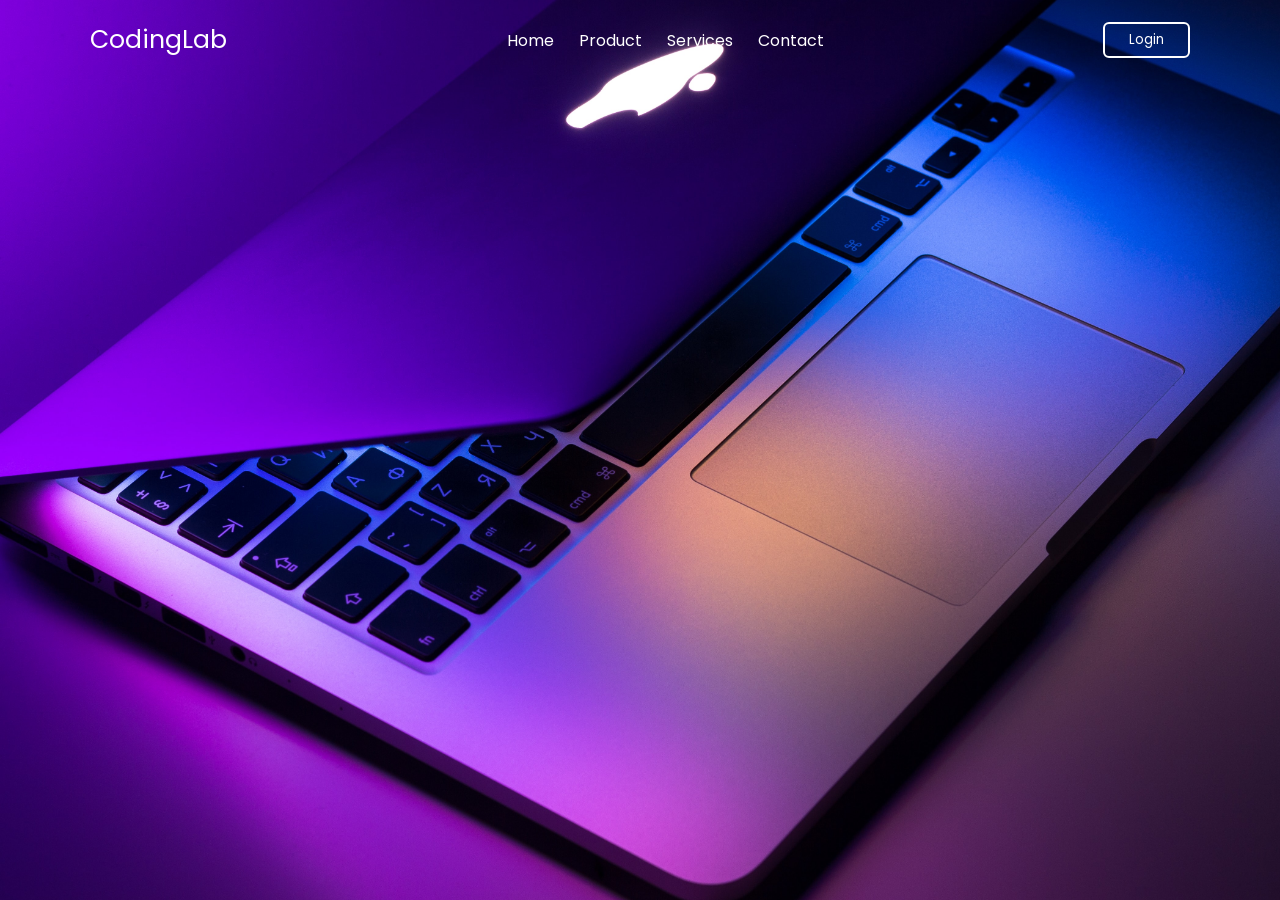
<file: wwwroot/Website_Login/index.html>
<!DOCTYPE html>
<!-- Coding by CodingLab || www.codinglabweb.com -->
<html lang="en">
  <head>
    <meta charset="UTF-8" />
    <meta http-equiv="X-UA-Compatible" content="IE=edge" />
    <meta name="viewport" content="width=device-width, initial-scale=1.0" />
    <title>Website with Login & Registration Form</title>
    <link rel="stylesheet" href="style.css" />
    <!-- Unicons -->
    <link rel="stylesheet" href="https://unicons.iconscout.com/release/v4.0.0/css/line.css" />
  </head>
  <body>
    <!-- Header -->
    <header class="header">
      <nav class="nav">
        <a href="#" class="nav_logo">CodingLab</a>

        <ul class="nav_items">
          <li class="nav_item">
            <a href="#" class="nav_link">Home</a>
            <a href="#" class="nav_link">Product</a>
            <a href="#" class="nav_link">Services</a>
            <a href="#" class="nav_link">Contact</a>
          </li>
        </ul>

        <button class="button" id="form-open">Login</button>
      </nav>
    </header>

    <!-- Home -->
    <section class="home">
      <div class="form_container">
        <i class="uil uil-times form_close"></i>
        <!-- Login From -->
        <div class="form login_form">
          <form action="#">
            <h2>Login</h2>

            <div class="input_box">
              <input type="email" placeholder="Enter your email" required />
              <i class="uil uil-envelope-alt email"></i>
            </div>
            <div class="input_box">
              <input type="password" placeholder="Enter your password" required />
              <i class="uil uil-lock password"></i>
              <i class="uil uil-eye-slash pw_hide"></i>
            </div>

            <div class="option_field">
              <span class="checkbox">
                <input type="checkbox" id="check" />
                <label for="check">Remember me</label>
              </span>
              <a href="#" class="forgot_pw">Forgot password?</a>
            </div>

            <button class="button">Login Now</button>

            <div class="login_signup">Don't have an account? <a href="#" id="signup">Signup</a></div>
          </form>
        </div>

        <!-- Signup From -->
        <div class="form signup_form">
          <form action="#">
            <h2>Signup</h2>

            <div class="input_box">
              <input type="email" placeholder="Enter your email" required />
              <i class="uil uil-envelope-alt email"></i>
            </div>
            <div class="input_box">
              <input type="password" placeholder="Create password" required />
              <i class="uil uil-lock password"></i>
              <i class="uil uil-eye-slash pw_hide"></i>
            </div>
            <div class="input_box">
              <input type="password" placeholder="Confirm password" required />
              <i class="uil uil-lock password"></i>
              <i class="uil uil-eye-slash pw_hide"></i>
            </div>

            <button class="button">Signup Now</button>

            <div class="login_signup">Already have an account? <a href="#" id="login">Login</a></div>
          </form>
        </div>
      </div>
    </section>

    <script src="script.js"></script>
  </body>
</html>
</file>
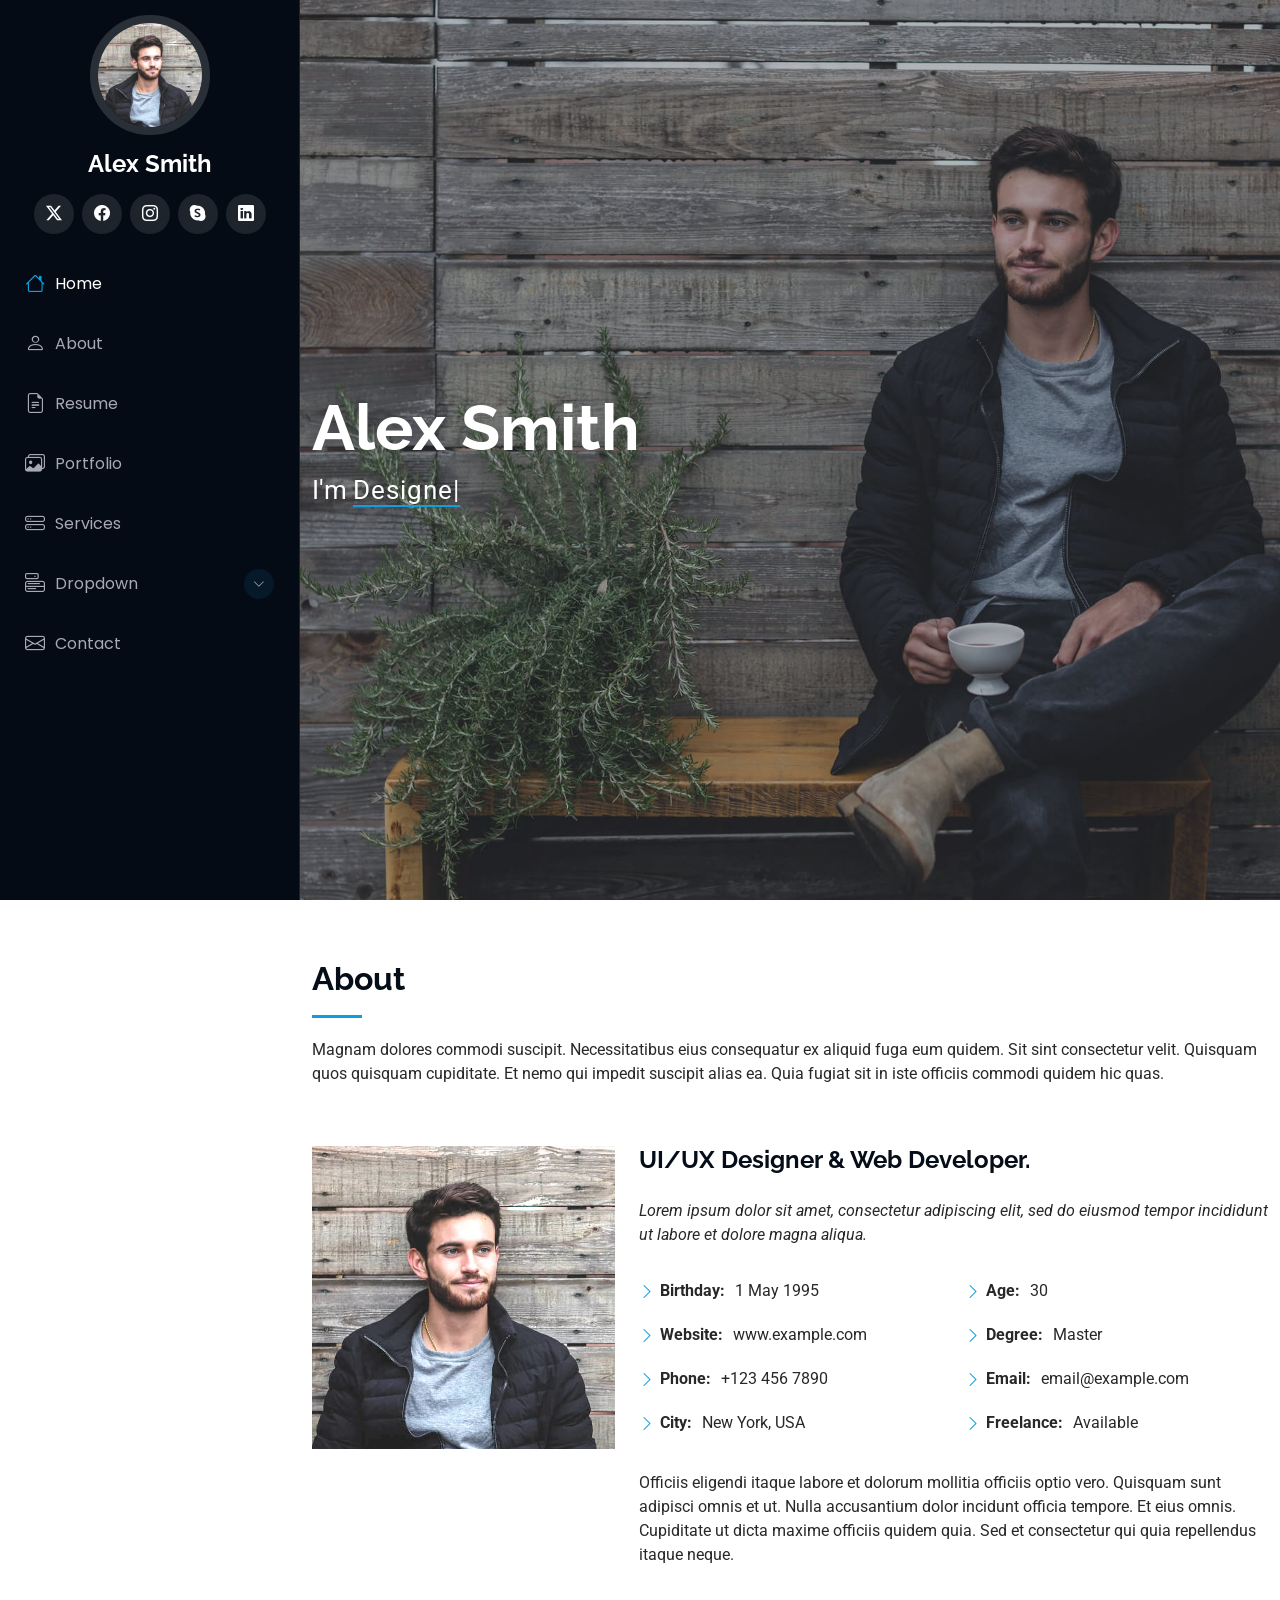
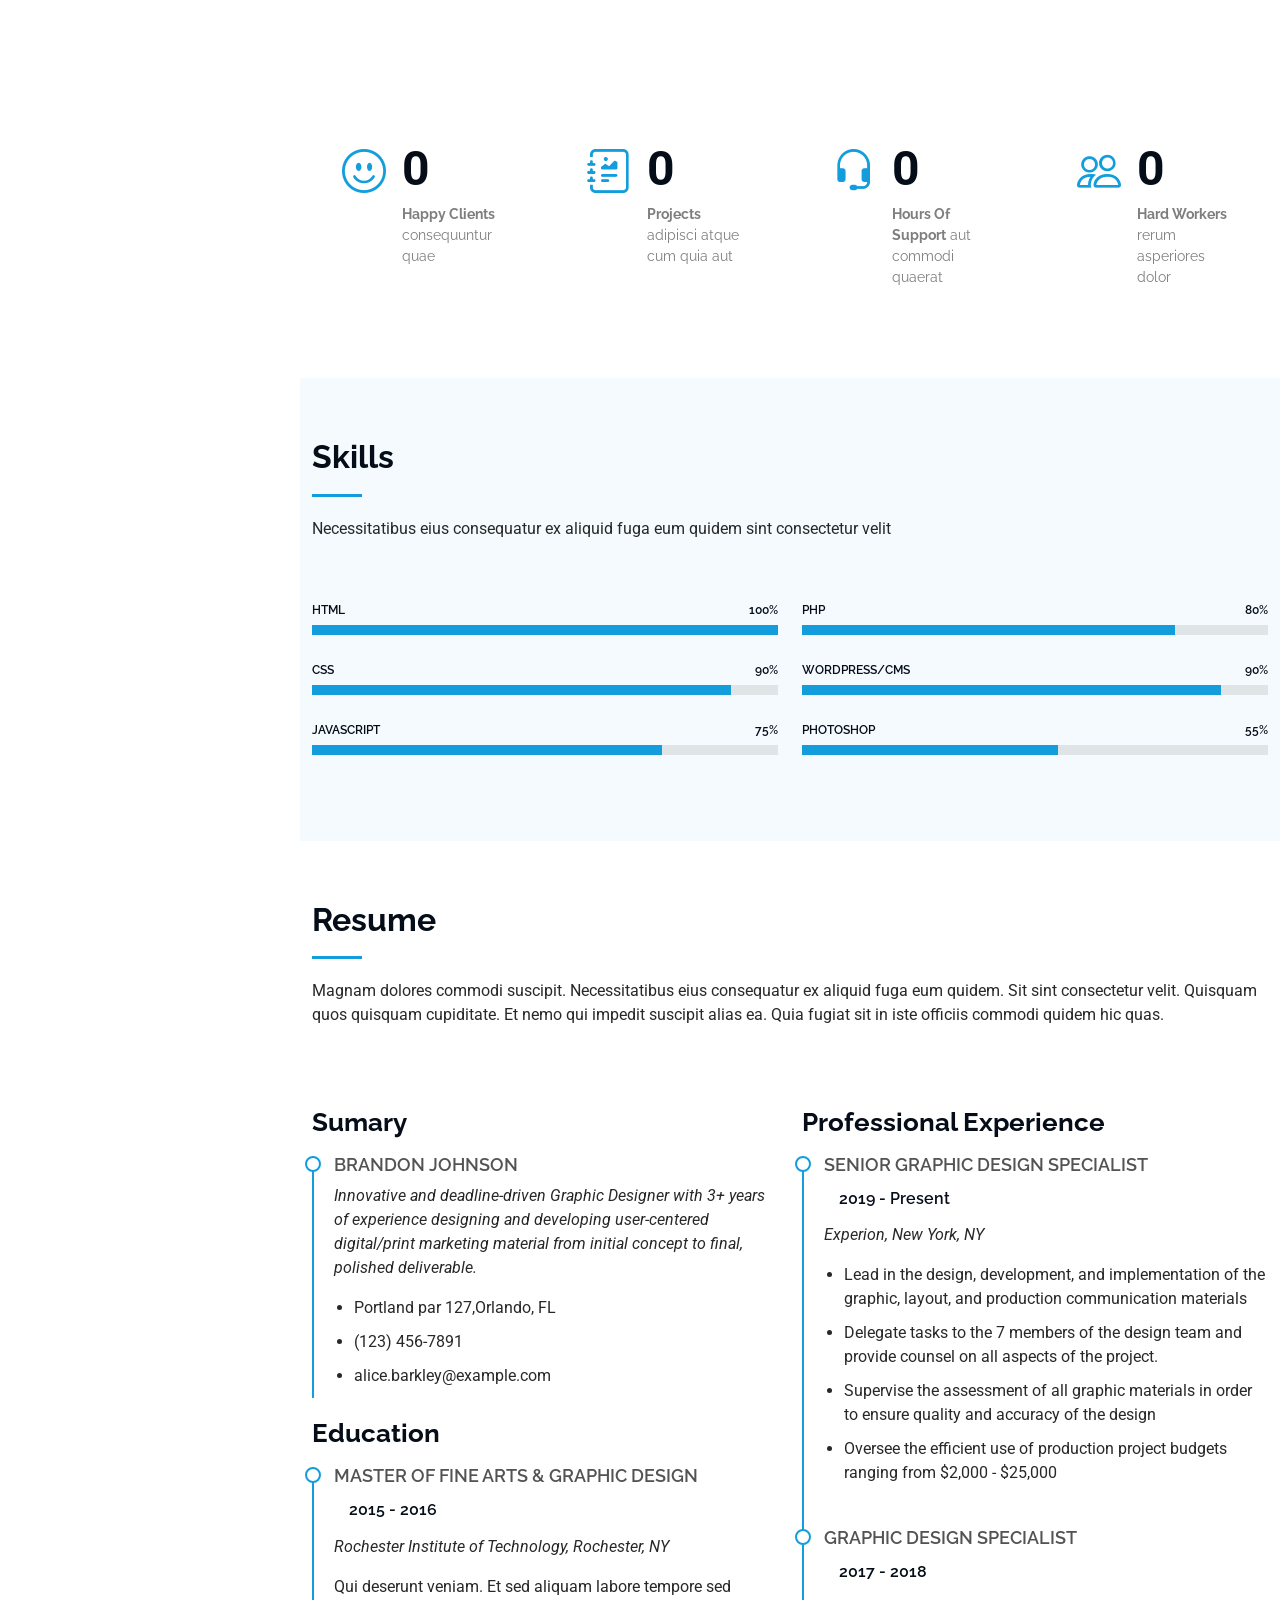
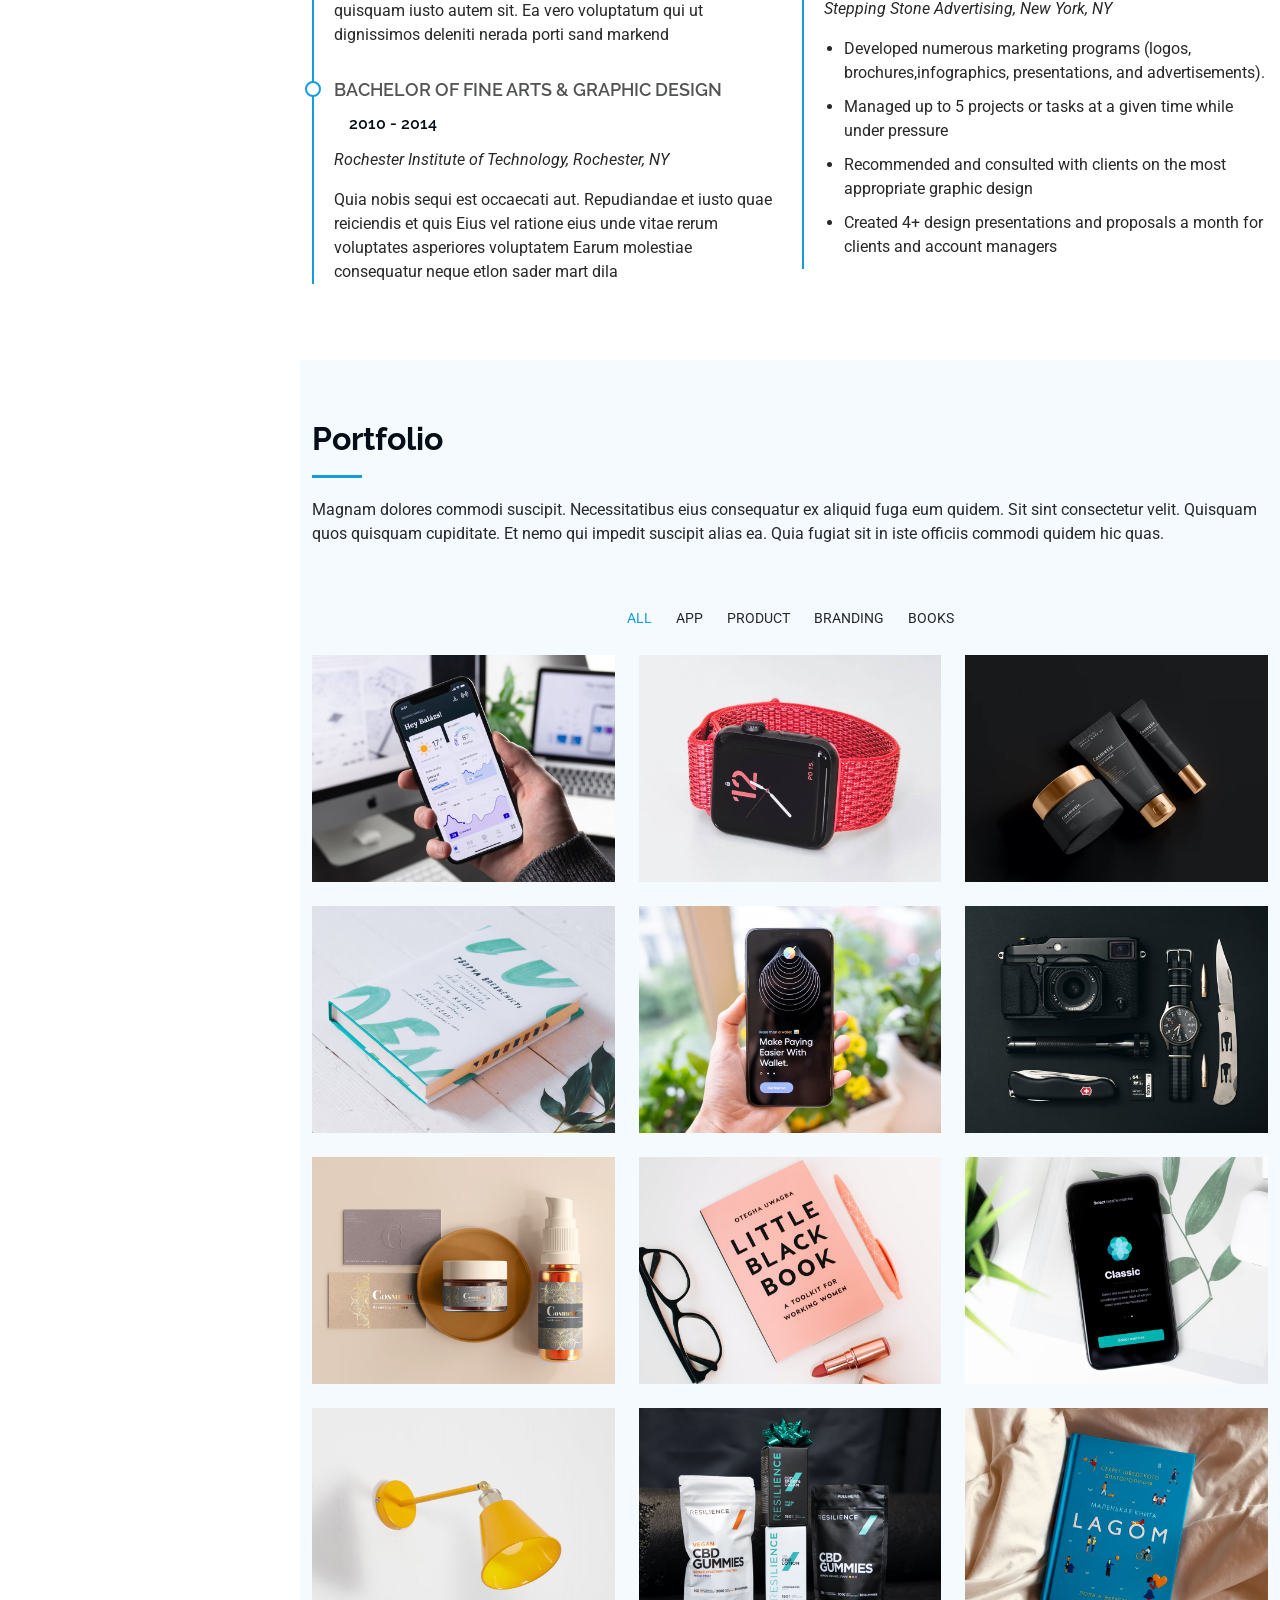
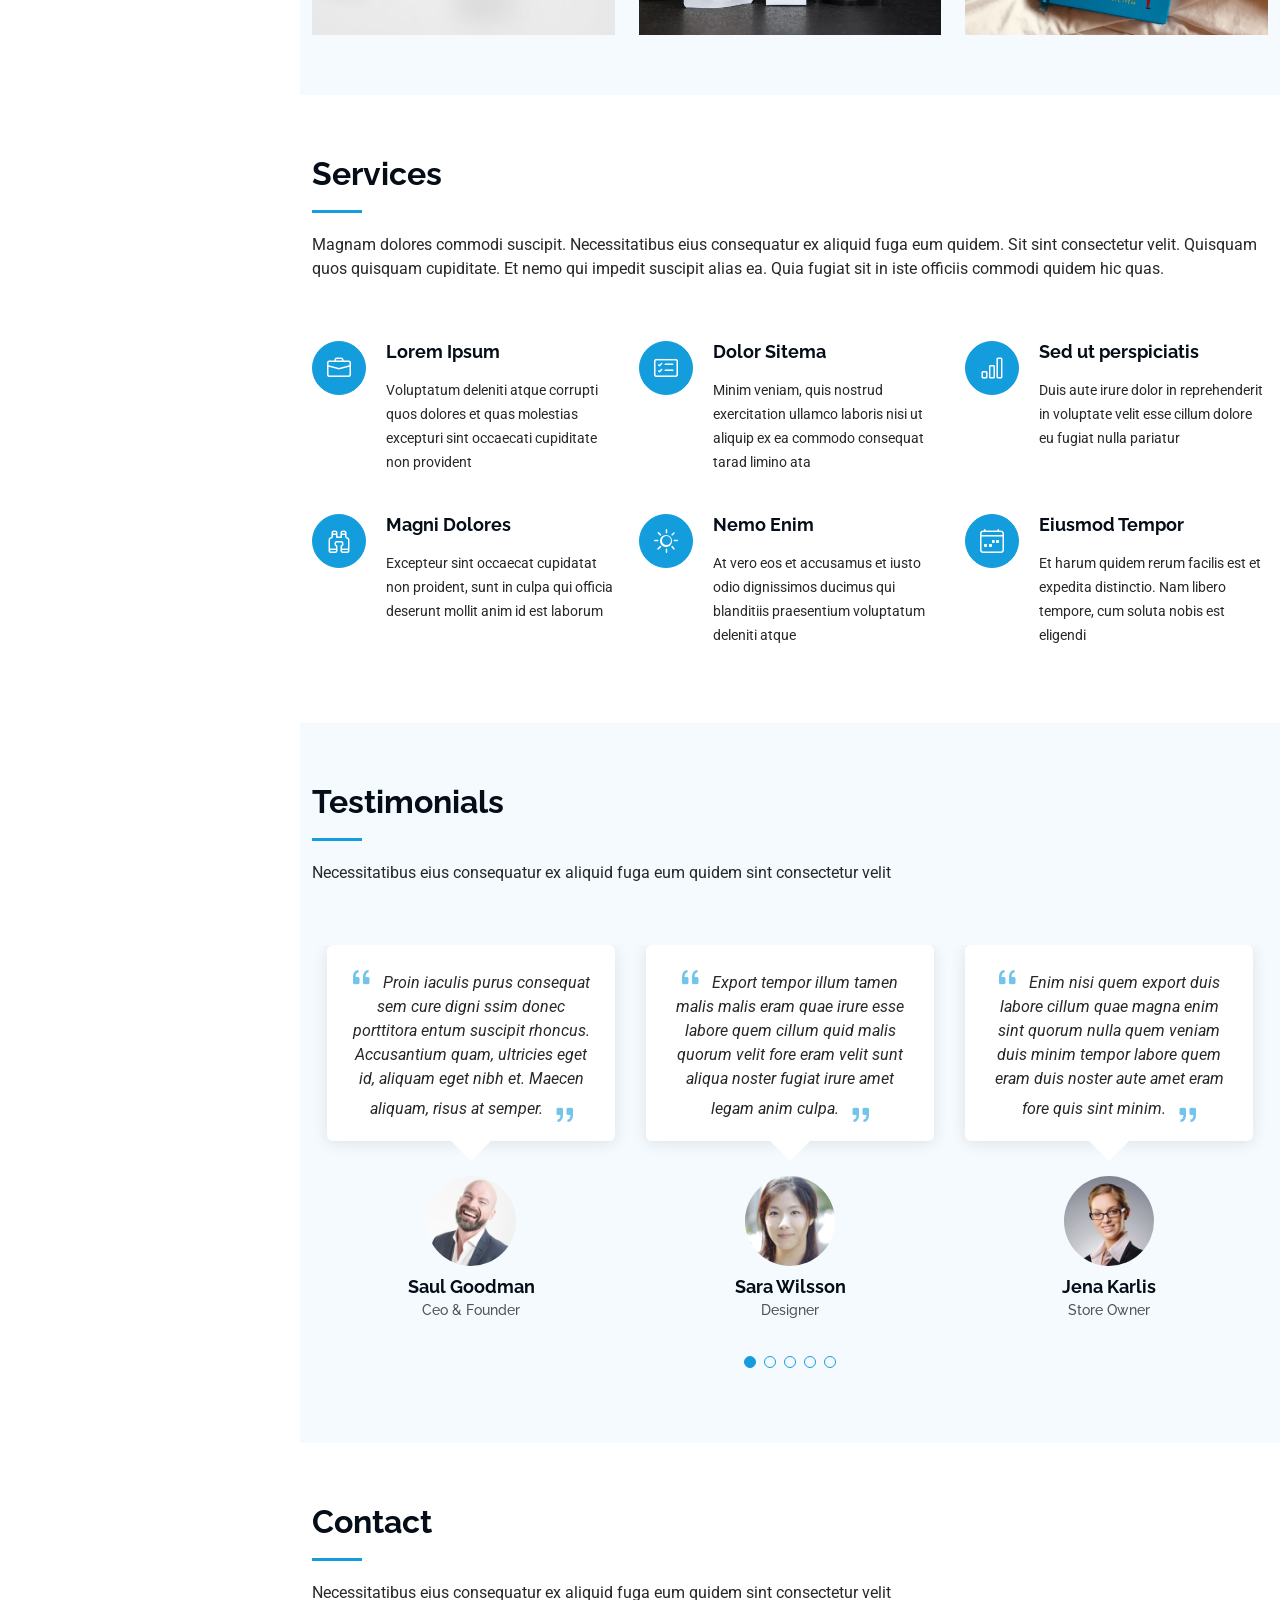
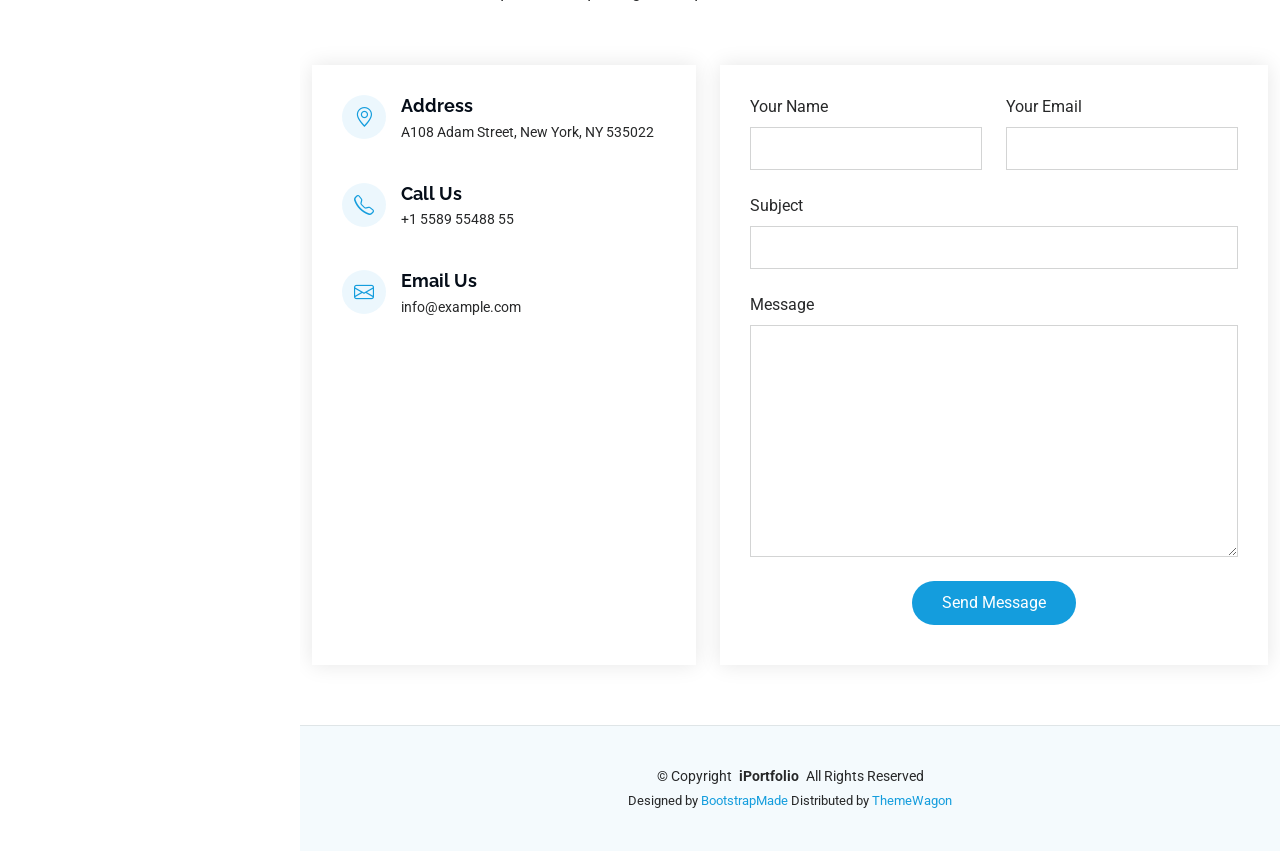
<file: wwwroot/iportfolio-1.0.0/iPortfolio-1.0.0/index.html>
<!DOCTYPE html>
<html lang="en">

<head>
  <meta charset="utf-8">
  <meta content="width=device-width, initial-scale=1.0" name="viewport">
  <title>Index - iPortfolio Bootstrap Template</title>
  <meta content="" name="description">
  <meta content="" name="keywords">

  <!-- Favicons -->
  <link href="assets/img/favicon.png" rel="icon">
  <link href="assets/img/apple-touch-icon.png" rel="apple-touch-icon">

  <!-- Fonts -->
  <link href="https://fonts.googleapis.com" rel="preconnect">
  <link href="https://fonts.gstatic.com" rel="preconnect" crossorigin>
  <link href="https://fonts.googleapis.com/css2?family=Roboto:ital,wght@0,100;0,300;0,400;0,500;0,700;0,900;1,100;1,300;1,400;1,500;1,700;1,900&family=Poppins:ital,wght@0,100;0,200;0,300;0,400;0,500;0,600;0,700;0,800;0,900;1,100;1,200;1,300;1,400;1,500;1,600;1,700;1,800;1,900&family=Raleway:ital,wght@0,100;0,200;0,300;0,400;0,500;0,600;0,700;0,800;0,900;1,100;1,200;1,300;1,400;1,500;1,600;1,700;1,800;1,900&display=swap" rel="stylesheet">

  <!-- Vendor CSS Files -->
  <link href="assets/vendor/bootstrap/css/bootstrap.min.css" rel="stylesheet">
  <link href="assets/vendor/bootstrap-icons/bootstrap-icons.css" rel="stylesheet">
  <link href="assets/vendor/aos/aos.css" rel="stylesheet">
  <link href="assets/vendor/glightbox/css/glightbox.min.css" rel="stylesheet">
  <link href="assets/vendor/swiper/swiper-bundle.min.css" rel="stylesheet">

  <!-- Main CSS File -->
  <link href="assets/css/main.css" rel="stylesheet">

  <!-- =======================================================
  * Template Name: iPortfolio
  * Template URL: https://bootstrapmade.com/iportfolio-bootstrap-portfolio-websites-template/
  * Updated: Jun 29 2024 with Bootstrap v5.3.3
  * Author: BootstrapMade.com
  * License: https://bootstrapmade.com/license/
  ======================================================== -->
</head>

<body class="index-page">

  <header id="header" class="header dark-background d-flex flex-column">
    <i class="header-toggle d-xl-none bi bi-list"></i>

    <div class="profile-img">
      <img src="assets/img/my-profile-img.jpg" alt="" class="img-fluid rounded-circle">
    </div>

    <a href="index.html" class="logo d-flex align-items-center justify-content-center">
      <!-- Uncomment the line below if you also wish to use an image logo -->
      <!-- <img src="assets/img/logo.png" alt=""> -->
      <h1 class="sitename">Alex Smith</h1>
    </a>

    <div class="social-links text-center">
      <a href="#" class="twitter"><i class="bi bi-twitter-x"></i></a>
      <a href="#" class="facebook"><i class="bi bi-facebook"></i></a>
      <a href="#" class="instagram"><i class="bi bi-instagram"></i></a>
      <a href="#" class="google-plus"><i class="bi bi-skype"></i></a>
      <a href="#" class="linkedin"><i class="bi bi-linkedin"></i></a>
    </div>

    <nav id="navmenu" class="navmenu">
      <ul>
        <li><a href="#hero" class="active"><i class="bi bi-house navicon"></i>Home</a></li>
        <li><a href="#about"><i class="bi bi-person navicon"></i> About</a></li>
        <li><a href="#resume"><i class="bi bi-file-earmark-text navicon"></i> Resume</a></li>
        <li><a href="#portfolio"><i class="bi bi-images navicon"></i> Portfolio</a></li>
        <li><a href="#services"><i class="bi bi-hdd-stack navicon"></i> Services</a></li>
        <li class="dropdown"><a href="#"><i class="bi bi-menu-button navicon"></i> <span>Dropdown</span> <i class="bi bi-chevron-down toggle-dropdown"></i></a>
          <ul>
            <li><a href="#">Dropdown 1</a></li>
            <li class="dropdown"><a href="#"><span>Deep Dropdown</span> <i class="bi bi-chevron-down toggle-dropdown"></i></a>
              <ul>
                <li><a href="#">Deep Dropdown 1</a></li>
                <li><a href="#">Deep Dropdown 2</a></li>
                <li><a href="#">Deep Dropdown 3</a></li>
                <li><a href="#">Deep Dropdown 4</a></li>
                <li><a href="#">Deep Dropdown 5</a></li>
              </ul>
            </li>
            <li><a href="#">Dropdown 2</a></li>
            <li><a href="#">Dropdown 3</a></li>
            <li><a href="#">Dropdown 4</a></li>
          </ul>
        </li>
        <li><a href="#contact"><i class="bi bi-envelope navicon"></i> Contact</a></li>
      </ul>
    </nav>

  </header>

  <main class="main">

    <!-- Hero Section -->
    <section id="hero" class="hero section dark-background">

      <img src="assets/img/hero-bg.jpg" alt="" data-aos="fade-in" class="">

      <div class="container" data-aos="fade-up" data-aos-delay="100">
        <h2>Alex Smith</h2>
        <p>I'm <span class="typed" data-typed-items="Designer, Developer, Freelancer, Photographer">Designer</span><span class="typed-cursor typed-cursor--blink" aria-hidden="true"></span><span class="typed-cursor typed-cursor--blink" aria-hidden="true"></span></p>
      </div>

    </section><!-- /Hero Section -->

    <!-- About Section -->
    <section id="about" class="about section">

      <!-- Section Title -->
      <div class="container section-title" data-aos="fade-up">
        <h2>About</h2>
        <p>Magnam dolores commodi suscipit. Necessitatibus eius consequatur ex aliquid fuga eum quidem. Sit sint consectetur velit. Quisquam quos quisquam cupiditate. Et nemo qui impedit suscipit alias ea. Quia fugiat sit in iste officiis commodi quidem hic quas.</p>
      </div><!-- End Section Title -->

      <div class="container" data-aos="fade-up" data-aos-delay="100">

        <div class="row gy-4 justify-content-center">
          <div class="col-lg-4">
            <img src="assets/img/my-profile-img.jpg" class="img-fluid" alt="">
          </div>
          <div class="col-lg-8 content">
            <h2>UI/UX Designer &amp; Web Developer.</h2>
            <p class="fst-italic py-3">
              Lorem ipsum dolor sit amet, consectetur adipiscing elit, sed do eiusmod tempor incididunt ut labore et dolore
              magna aliqua.
            </p>
            <div class="row">
              <div class="col-lg-6">
                <ul>
                  <li><i class="bi bi-chevron-right"></i> <strong>Birthday:</strong> <span>1 May 1995</span></li>
                  <li><i class="bi bi-chevron-right"></i> <strong>Website:</strong> <span>www.example.com</span></li>
                  <li><i class="bi bi-chevron-right"></i> <strong>Phone:</strong> <span>+123 456 7890</span></li>
                  <li><i class="bi bi-chevron-right"></i> <strong>City:</strong> <span>New York, USA</span></li>
                </ul>
              </div>
              <div class="col-lg-6">
                <ul>
                  <li><i class="bi bi-chevron-right"></i> <strong>Age:</strong> <span>30</span></li>
                  <li><i class="bi bi-chevron-right"></i> <strong>Degree:</strong> <span>Master</span></li>
                  <li><i class="bi bi-chevron-right"></i> <strong>Email:</strong> <span>email@example.com</span></li>
                  <li><i class="bi bi-chevron-right"></i> <strong>Freelance:</strong> <span>Available</span></li>
                </ul>
              </div>
            </div>
            <p class="py-3">
              Officiis eligendi itaque labore et dolorum mollitia officiis optio vero. Quisquam sunt adipisci omnis et ut. Nulla accusantium dolor incidunt officia tempore. Et eius omnis.
              Cupiditate ut dicta maxime officiis quidem quia. Sed et consectetur qui quia repellendus itaque neque.
            </p>
          </div>
        </div>

      </div>

    </section><!-- /About Section -->

    <!-- Stats Section -->
    <section id="stats" class="stats section">

      <div class="container" data-aos="fade-up" data-aos-delay="100">

        <div class="row gy-4">

          <div class="col-lg-3 col-md-6">
            <div class="stats-item">
              <i class="bi bi-emoji-smile"></i>
              <span data-purecounter-start="0" data-purecounter-end="232" data-purecounter-duration="1" class="purecounter"></span>
              <p><strong>Happy Clients</strong> <span>consequuntur quae</span></p>
            </div>
          </div><!-- End Stats Item -->

          <div class="col-lg-3 col-md-6">
            <div class="stats-item">
              <i class="bi bi-journal-richtext"></i>
              <span data-purecounter-start="0" data-purecounter-end="521" data-purecounter-duration="1" class="purecounter"></span>
              <p><strong>Projects</strong> <span>adipisci atque cum quia aut</span></p>
            </div>
          </div><!-- End Stats Item -->

          <div class="col-lg-3 col-md-6">
            <div class="stats-item">
              <i class="bi bi-headset"></i>
              <span data-purecounter-start="0" data-purecounter-end="1453" data-purecounter-duration="1" class="purecounter"></span>
              <p><strong>Hours Of Support</strong> <span>aut commodi quaerat</span></p>
            </div>
          </div><!-- End Stats Item -->

          <div class="col-lg-3 col-md-6">
            <div class="stats-item">
              <i class="bi bi-people"></i>
              <span data-purecounter-start="0" data-purecounter-end="32" data-purecounter-duration="1" class="purecounter"></span>
              <p><strong>Hard Workers</strong> <span>rerum asperiores dolor</span></p>
            </div>
          </div><!-- End Stats Item -->

        </div>

      </div>

    </section><!-- /Stats Section -->

    <!-- Skills Section -->
    <section id="skills" class="skills section light-background">

      <!-- Section Title -->
      <div class="container section-title" data-aos="fade-up">
        <h2>Skills</h2>
        <p>Necessitatibus eius consequatur ex aliquid fuga eum quidem sint consectetur velit</p>
      </div><!-- End Section Title -->

      <div class="container" data-aos="fade-up" data-aos-delay="100">

        <div class="row skills-content skills-animation">

          <div class="col-lg-6">

            <div class="progress">
              <span class="skill"><span>HTML</span> <i class="val">100%</i></span>
              <div class="progress-bar-wrap">
                <div class="progress-bar" role="progressbar" aria-valuenow="100" aria-valuemin="0" aria-valuemax="100"></div>
              </div>
            </div><!-- End Skills Item -->

            <div class="progress">
              <span class="skill"><span>CSS</span> <i class="val">90%</i></span>
              <div class="progress-bar-wrap">
                <div class="progress-bar" role="progressbar" aria-valuenow="90" aria-valuemin="0" aria-valuemax="100"></div>
              </div>
            </div><!-- End Skills Item -->

            <div class="progress">
              <span class="skill"><span>JavaScript</span> <i class="val">75%</i></span>
              <div class="progress-bar-wrap">
                <div class="progress-bar" role="progressbar" aria-valuenow="75" aria-valuemin="0" aria-valuemax="100"></div>
              </div>
            </div><!-- End Skills Item -->

          </div>

          <div class="col-lg-6">

            <div class="progress">
              <span class="skill"><span>PHP</span> <i class="val">80%</i></span>
              <div class="progress-bar-wrap">
                <div class="progress-bar" role="progressbar" aria-valuenow="80" aria-valuemin="0" aria-valuemax="100"></div>
              </div>
            </div><!-- End Skills Item -->

            <div class="progress">
              <span class="skill"><span>WordPress/CMS</span> <i class="val">90%</i></span>
              <div class="progress-bar-wrap">
                <div class="progress-bar" role="progressbar" aria-valuenow="90" aria-valuemin="0" aria-valuemax="100"></div>
              </div>
            </div><!-- End Skills Item -->

            <div class="progress">
              <span class="skill"><span>Photoshop</span> <i class="val">55%</i></span>
              <div class="progress-bar-wrap">
                <div class="progress-bar" role="progressbar" aria-valuenow="55" aria-valuemin="0" aria-valuemax="100"></div>
              </div>
            </div><!-- End Skills Item -->

          </div>

        </div>

      </div>

    </section><!-- /Skills Section -->

    <!-- Resume Section -->
    <section id="resume" class="resume section">

      <!-- Section Title -->
      <div class="container section-title" data-aos="fade-up">
        <h2>Resume</h2>
        <p>Magnam dolores commodi suscipit. Necessitatibus eius consequatur ex aliquid fuga eum quidem. Sit sint consectetur velit. Quisquam quos quisquam cupiditate. Et nemo qui impedit suscipit alias ea. Quia fugiat sit in iste officiis commodi quidem hic quas.</p>
      </div><!-- End Section Title -->

      <div class="container">

        <div class="row">

          <div class="col-lg-6" data-aos="fade-up" data-aos-delay="100">
            <h3 class="resume-title">Sumary</h3>

            <div class="resume-item pb-0">
              <h4>Brandon Johnson</h4>
              <p><em>Innovative and deadline-driven Graphic Designer with 3+ years of experience designing and developing user-centered digital/print marketing material from initial concept to final, polished deliverable.</em></p>
              <ul>
                <li>Portland par 127,Orlando, FL</li>
                <li>(123) 456-7891</li>
                <li>alice.barkley@example.com</li>
              </ul>
            </div><!-- Edn Resume Item -->

            <h3 class="resume-title">Education</h3>
            <div class="resume-item">
              <h4>Master of Fine Arts &amp; Graphic Design</h4>
              <h5>2015 - 2016</h5>
              <p><em>Rochester Institute of Technology, Rochester, NY</em></p>
              <p>Qui deserunt veniam. Et sed aliquam labore tempore sed quisquam iusto autem sit. Ea vero voluptatum qui ut dignissimos deleniti nerada porti sand markend</p>
            </div><!-- Edn Resume Item -->

            <div class="resume-item">
              <h4>Bachelor of Fine Arts &amp; Graphic Design</h4>
              <h5>2010 - 2014</h5>
              <p><em>Rochester Institute of Technology, Rochester, NY</em></p>
              <p>Quia nobis sequi est occaecati aut. Repudiandae et iusto quae reiciendis et quis Eius vel ratione eius unde vitae rerum voluptates asperiores voluptatem Earum molestiae consequatur neque etlon sader mart dila</p>
            </div><!-- Edn Resume Item -->

          </div>

          <div class="col-lg-6" data-aos="fade-up" data-aos-delay="200">
            <h3 class="resume-title">Professional Experience</h3>
            <div class="resume-item">
              <h4>Senior graphic design specialist</h4>
              <h5>2019 - Present</h5>
              <p><em>Experion, New York, NY </em></p>
              <ul>
                <li>Lead in the design, development, and implementation of the graphic, layout, and production communication materials</li>
                <li>Delegate tasks to the 7 members of the design team and provide counsel on all aspects of the project. </li>
                <li>Supervise the assessment of all graphic materials in order to ensure quality and accuracy of the design</li>
                <li>Oversee the efficient use of production project budgets ranging from $2,000 - $25,000</li>
              </ul>
            </div><!-- Edn Resume Item -->

            <div class="resume-item">
              <h4>Graphic design specialist</h4>
              <h5>2017 - 2018</h5>
              <p><em>Stepping Stone Advertising, New York, NY</em></p>
              <ul>
                <li>Developed numerous marketing programs (logos, brochures,infographics, presentations, and advertisements).</li>
                <li>Managed up to 5 projects or tasks at a given time while under pressure</li>
                <li>Recommended and consulted with clients on the most appropriate graphic design</li>
                <li>Created 4+ design presentations and proposals a month for clients and account managers</li>
              </ul>
            </div><!-- Edn Resume Item -->

          </div>

        </div>

      </div>

    </section><!-- /Resume Section -->

    <!-- Portfolio Section -->
    <section id="portfolio" class="portfolio section light-background">

      <!-- Section Title -->
      <div class="container section-title" data-aos="fade-up">
        <h2>Portfolio</h2>
        <p>Magnam dolores commodi suscipit. Necessitatibus eius consequatur ex aliquid fuga eum quidem. Sit sint consectetur velit. Quisquam quos quisquam cupiditate. Et nemo qui impedit suscipit alias ea. Quia fugiat sit in iste officiis commodi quidem hic quas.</p>
      </div><!-- End Section Title -->

      <div class="container">

        <div class="isotope-layout" data-default-filter="*" data-layout="masonry" data-sort="original-order">

          <ul class="portfolio-filters isotope-filters" data-aos="fade-up" data-aos-delay="100">
            <li data-filter="*" class="filter-active">All</li>
            <li data-filter=".filter-app">App</li>
            <li data-filter=".filter-product">Product</li>
            <li data-filter=".filter-branding">Branding</li>
            <li data-filter=".filter-books">Books</li>
          </ul><!-- End Portfolio Filters -->

          <div class="row gy-4 isotope-container" data-aos="fade-up" data-aos-delay="200">

            <div class="col-lg-4 col-md-6 portfolio-item isotope-item filter-app">
              <div class="portfolio-content h-100">
                <img src="assets/img/portfolio/app-1.jpg" class="img-fluid" alt="">
                <div class="portfolio-info">
                  <h4>App 1</h4>
                  <p>Lorem ipsum, dolor sit amet consectetur</p>
                  <a href="assets/img/portfolio/app-1.jpg" title="App 1" data-gallery="portfolio-gallery-app" class="glightbox preview-link"><i class="bi bi-zoom-in"></i></a>
                  <a href="portfolio-details.html" title="More Details" class="details-link"><i class="bi bi-link-45deg"></i></a>
                </div>
              </div>
            </div><!-- End Portfolio Item -->

            <div class="col-lg-4 col-md-6 portfolio-item isotope-item filter-product">
              <div class="portfolio-content h-100">
                <img src="assets/img/portfolio/product-1.jpg" class="img-fluid" alt="">
                <div class="portfolio-info">
                  <h4>Product 1</h4>
                  <p>Lorem ipsum, dolor sit amet consectetur</p>
                  <a href="assets/img/portfolio/product-1.jpg" title="Product 1" data-gallery="portfolio-gallery-product" class="glightbox preview-link"><i class="bi bi-zoom-in"></i></a>
                  <a href="portfolio-details.html" title="More Details" class="details-link"><i class="bi bi-link-45deg"></i></a>
                </div>
              </div>
            </div><!-- End Portfolio Item -->

            <div class="col-lg-4 col-md-6 portfolio-item isotope-item filter-branding">
              <div class="portfolio-content h-100">
                <img src="assets/img/portfolio/branding-1.jpg" class="img-fluid" alt="">
                <div class="portfolio-info">
                  <h4>Branding 1</h4>
                  <p>Lorem ipsum, dolor sit amet consectetur</p>
                  <a href="assets/img/portfolio/branding-1.jpg" title="Branding 1" data-gallery="portfolio-gallery-branding" class="glightbox preview-link"><i class="bi bi-zoom-in"></i></a>
                  <a href="portfolio-details.html" title="More Details" class="details-link"><i class="bi bi-link-45deg"></i></a>
                </div>
              </div>
            </div><!-- End Portfolio Item -->

            <div class="col-lg-4 col-md-6 portfolio-item isotope-item filter-books">
              <div class="portfolio-content h-100">
                <img src="assets/img/portfolio/books-1.jpg" class="img-fluid" alt="">
                <div class="portfolio-info">
                  <h4>Books 1</h4>
                  <p>Lorem ipsum, dolor sit amet consectetur</p>
                  <a href="assets/img/portfolio/books-1.jpg" title="Branding 1" data-gallery="portfolio-gallery-book" class="glightbox preview-link"><i class="bi bi-zoom-in"></i></a>
                  <a href="portfolio-details.html" title="More Details" class="details-link"><i class="bi bi-link-45deg"></i></a>
                </div>
              </div>
            </div><!-- End Portfolio Item -->

            <div class="col-lg-4 col-md-6 portfolio-item isotope-item filter-app">
              <div class="portfolio-content h-100">
                <img src="assets/img/portfolio/app-2.jpg" class="img-fluid" alt="">
                <div class="portfolio-info">
                  <h4>App 2</h4>
                  <p>Lorem ipsum, dolor sit amet consectetur</p>
                  <a href="assets/img/portfolio/app-2.jpg" title="App 2" data-gallery="portfolio-gallery-app" class="glightbox preview-link"><i class="bi bi-zoom-in"></i></a>
                  <a href="portfolio-details.html" title="More Details" class="details-link"><i class="bi bi-link-45deg"></i></a>
                </div>
              </div>
            </div><!-- End Portfolio Item -->

            <div class="col-lg-4 col-md-6 portfolio-item isotope-item filter-product">
              <div class="portfolio-content h-100">
                <img src="assets/img/portfolio/product-2.jpg" class="img-fluid" alt="">
                <div class="portfolio-info">
                  <h4>Product 2</h4>
                  <p>Lorem ipsum, dolor sit amet consectetur</p>
                  <a href="assets/img/portfolio/product-2.jpg" title="Product 2" data-gallery="portfolio-gallery-product" class="glightbox preview-link"><i class="bi bi-zoom-in"></i></a>
                  <a href="portfolio-details.html" title="More Details" class="details-link"><i class="bi bi-link-45deg"></i></a>
                </div>
              </div>
            </div><!-- End Portfolio Item -->

            <div class="col-lg-4 col-md-6 portfolio-item isotope-item filter-branding">
              <div class="portfolio-content h-100">
                <img src="assets/img/portfolio/branding-2.jpg" class="img-fluid" alt="">
                <div class="portfolio-info">
                  <h4>Branding 2</h4>
                  <p>Lorem ipsum, dolor sit amet consectetur</p>
                  <a href="assets/img/portfolio/branding-2.jpg" title="Branding 2" data-gallery="portfolio-gallery-branding" class="glightbox preview-link"><i class="bi bi-zoom-in"></i></a>
                  <a href="portfolio-details.html" title="More Details" class="details-link"><i class="bi bi-link-45deg"></i></a>
                </div>
              </div>
            </div><!-- End Portfolio Item -->

            <div class="col-lg-4 col-md-6 portfolio-item isotope-item filter-books">
              <div class="portfolio-content h-100">
                <img src="assets/img/portfolio/books-2.jpg" class="img-fluid" alt="">
                <div class="portfolio-info">
                  <h4>Books 2</h4>
                  <p>Lorem ipsum, dolor sit amet consectetur</p>
                  <a href="assets/img/portfolio/books-2.jpg" title="Branding 2" data-gallery="portfolio-gallery-book" class="glightbox preview-link"><i class="bi bi-zoom-in"></i></a>
                  <a href="portfolio-details.html" title="More Details" class="details-link"><i class="bi bi-link-45deg"></i></a>
                </div>
              </div>
            </div><!-- End Portfolio Item -->

            <div class="col-lg-4 col-md-6 portfolio-item isotope-item filter-app">
              <div class="portfolio-content h-100">
                <img src="assets/img/portfolio/app-3.jpg" class="img-fluid" alt="">
                <div class="portfolio-info">
                  <h4>App 3</h4>
                  <p>Lorem ipsum, dolor sit amet consectetur</p>
                  <a href="assets/img/portfolio/app-3.jpg" title="App 3" data-gallery="portfolio-gallery-app" class="glightbox preview-link"><i class="bi bi-zoom-in"></i></a>
                  <a href="portfolio-details.html" title="More Details" class="details-link"><i class="bi bi-link-45deg"></i></a>
                </div>
              </div>
            </div><!-- End Portfolio Item -->

            <div class="col-lg-4 col-md-6 portfolio-item isotope-item filter-product">
              <div class="portfolio-content h-100">
                <img src="assets/img/portfolio/product-3.jpg" class="img-fluid" alt="">
                <div class="portfolio-info">
                  <h4>Product 3</h4>
                  <p>Lorem ipsum, dolor sit amet consectetur</p>
                  <a href="assets/img/portfolio/product-3.jpg" title="Product 3" data-gallery="portfolio-gallery-product" class="glightbox preview-link"><i class="bi bi-zoom-in"></i></a>
                  <a href="portfolio-details.html" title="More Details" class="details-link"><i class="bi bi-link-45deg"></i></a>
                </div>
              </div>
            </div><!-- End Portfolio Item -->

            <div class="col-lg-4 col-md-6 portfolio-item isotope-item filter-branding">
              <div class="portfolio-content h-100">
                <img src="assets/img/portfolio/branding-3.jpg" class="img-fluid" alt="">
                <div class="portfolio-info">
                  <h4>Branding 3</h4>
                  <p>Lorem ipsum, dolor sit amet consectetur</p>
                  <a href="assets/img/portfolio/branding-3.jpg" title="Branding 2" data-gallery="portfolio-gallery-branding" class="glightbox preview-link"><i class="bi bi-zoom-in"></i></a>
                  <a href="portfolio-details.html" title="More Details" class="details-link"><i class="bi bi-link-45deg"></i></a>
                </div>
              </div>
            </div><!-- End Portfolio Item -->

            <div class="col-lg-4 col-md-6 portfolio-item isotope-item filter-books">
              <div class="portfolio-content h-100">
                <img src="assets/img/portfolio/books-3.jpg" class="img-fluid" alt="">
                <div class="portfolio-info">
                  <h4>Books 3</h4>
                  <p>Lorem ipsum, dolor sit amet consectetur</p>
                  <a href="assets/img/portfolio/books-3.jpg" title="Branding 3" data-gallery="portfolio-gallery-book" class="glightbox preview-link"><i class="bi bi-zoom-in"></i></a>
                  <a href="portfolio-details.html" title="More Details" class="details-link"><i class="bi bi-link-45deg"></i></a>
                </div>
              </div>
            </div><!-- End Portfolio Item -->

          </div><!-- End Portfolio Container -->

        </div>

      </div>

    </section><!-- /Portfolio Section -->

    <!-- Services Section -->
    <section id="services" class="services section">

      <!-- Section Title -->
      <div class="container section-title" data-aos="fade-up">
        <h2>Services</h2>
        <p>Magnam dolores commodi suscipit. Necessitatibus eius consequatur ex aliquid fuga eum quidem. Sit sint consectetur velit. Quisquam quos quisquam cupiditate. Et nemo qui impedit suscipit alias ea. Quia fugiat sit in iste officiis commodi quidem hic quas.</p>
      </div><!-- End Section Title -->

      <div class="container">

        <div class="row gy-4">

          <div class="col-lg-4 col-md-6 service-item d-flex" data-aos="fade-up" data-aos-delay="100">
            <div class="icon flex-shrink-0"><i class="bi bi-briefcase"></i></div>
            <div>
              <h4 class="title"><a href="service-details.html" class="stretched-link">Lorem Ipsum</a></h4>
              <p class="description">Voluptatum deleniti atque corrupti quos dolores et quas molestias excepturi sint occaecati cupiditate non provident</p>
            </div>
          </div>
          <!-- End Service Item -->

          <div class="col-lg-4 col-md-6 service-item d-flex" data-aos="fade-up" data-aos-delay="200">
            <div class="icon flex-shrink-0"><i class="bi bi-card-checklist"></i></div>
            <div>
              <h4 class="title"><a href="service-details.html" class="stretched-link">Dolor Sitema</a></h4>
              <p class="description">Minim veniam, quis nostrud exercitation ullamco laboris nisi ut aliquip ex ea commodo consequat tarad limino ata</p>
            </div>
          </div><!-- End Service Item -->

          <div class="col-lg-4 col-md-6 service-item d-flex" data-aos="fade-up" data-aos-delay="300">
            <div class="icon flex-shrink-0"><i class="bi bi-bar-chart"></i></div>
            <div>
              <h4 class="title"><a href="service-details.html" class="stretched-link">Sed ut perspiciatis</a></h4>
              <p class="description">Duis aute irure dolor in reprehenderit in voluptate velit esse cillum dolore eu fugiat nulla pariatur</p>
            </div>
          </div><!-- End Service Item -->

          <div class="col-lg-4 col-md-6 service-item d-flex" data-aos="fade-up" data-aos-delay="400">
            <div class="icon flex-shrink-0"><i class="bi bi-binoculars"></i></div>
            <div>
              <h4 class="title"><a href="service-details.html" class="stretched-link">Magni Dolores</a></h4>
              <p class="description">Excepteur sint occaecat cupidatat non proident, sunt in culpa qui officia deserunt mollit anim id est laborum</p>
            </div>
          </div><!-- End Service Item -->

          <div class="col-lg-4 col-md-6 service-item d-flex" data-aos="fade-up" data-aos-delay="500">
            <div class="icon flex-shrink-0"><i class="bi bi-brightness-high"></i></div>
            <div>
              <h4 class="title"><a href="service-details.html" class="stretched-link">Nemo Enim</a></h4>
              <p class="description">At vero eos et accusamus et iusto odio dignissimos ducimus qui blanditiis praesentium voluptatum deleniti atque</p>
            </div>
          </div><!-- End Service Item -->

          <div class="col-lg-4 col-md-6 service-item d-flex" data-aos="fade-up" data-aos-delay="600">
            <div class="icon flex-shrink-0"><i class="bi bi-calendar4-week"></i></div>
            <div>
              <h4 class="title"><a href="service-details.html" class="stretched-link">Eiusmod Tempor</a></h4>
              <p class="description">Et harum quidem rerum facilis est et expedita distinctio. Nam libero tempore, cum soluta nobis est eligendi</p>
            </div>
          </div><!-- End Service Item -->

        </div>

      </div>

    </section><!-- /Services Section -->

    <!-- Testimonials Section -->
    <section id="testimonials" class="testimonials section light-background">

      <!-- Section Title -->
      <div class="container section-title" data-aos="fade-up">
        <h2>Testimonials</h2>
        <p>Necessitatibus eius consequatur ex aliquid fuga eum quidem sint consectetur velit</p>
      </div><!-- End Section Title -->

      <div class="container" data-aos="fade-up" data-aos-delay="100">

        <div class="swiper init-swiper">
          <script type="application/json" class="swiper-config">
            {
              "loop": true,
              "speed": 600,
              "autoplay": {
                "delay": 5000
              },
              "slidesPerView": "auto",
              "pagination": {
                "el": ".swiper-pagination",
                "type": "bullets",
                "clickable": true
              },
              "breakpoints": {
                "320": {
                  "slidesPerView": 1,
                  "spaceBetween": 40
                },
                "1200": {
                  "slidesPerView": 3,
                  "spaceBetween": 1
                }
              }
            }
          </script>
          <div class="swiper-wrapper">

            <div class="swiper-slide">
              <div class="testimonial-item">
                <p>
                  <i class="bi bi-quote quote-icon-left"></i>
                  <span>Proin iaculis purus consequat sem cure digni ssim donec porttitora entum suscipit rhoncus. Accusantium quam, ultricies eget id, aliquam eget nibh et. Maecen aliquam, risus at semper.</span>
                  <i class="bi bi-quote quote-icon-right"></i>
                </p>
                <img src="assets/img/testimonials/testimonials-1.jpg" class="testimonial-img" alt="">
                <h3>Saul Goodman</h3>
                <h4>Ceo &amp; Founder</h4>
              </div>
            </div><!-- End testimonial item -->

            <div class="swiper-slide">
              <div class="testimonial-item">
                <p>
                  <i class="bi bi-quote quote-icon-left"></i>
                  <span>Export tempor illum tamen malis malis eram quae irure esse labore quem cillum quid malis quorum velit fore eram velit sunt aliqua noster fugiat irure amet legam anim culpa.</span>
                  <i class="bi bi-quote quote-icon-right"></i>
                </p>
                <img src="assets/img/testimonials/testimonials-2.jpg" class="testimonial-img" alt="">
                <h3>Sara Wilsson</h3>
                <h4>Designer</h4>
              </div>
            </div><!-- End testimonial item -->

            <div class="swiper-slide">
              <div class="testimonial-item">
                <p>
                  <i class="bi bi-quote quote-icon-left"></i>
                  <span>Enim nisi quem export duis labore cillum quae magna enim sint quorum nulla quem veniam duis minim tempor labore quem eram duis noster aute amet eram fore quis sint minim.</span>
                  <i class="bi bi-quote quote-icon-right"></i>
                </p>
                <img src="assets/img/testimonials/testimonials-3.jpg" class="testimonial-img" alt="">
                <h3>Jena Karlis</h3>
                <h4>Store Owner</h4>
              </div>
            </div><!-- End testimonial item -->

            <div class="swiper-slide">
              <div class="testimonial-item">
                <p>
                  <i class="bi bi-quote quote-icon-left"></i>
                  <span>Fugiat enim eram quae cillum dolore dolor amet nulla culpa multos export minim fugiat dolor enim duis veniam ipsum anim magna sunt elit fore quem dolore labore illum veniam.</span>
                  <i class="bi bi-quote quote-icon-right"></i>
                </p>
                <img src="assets/img/testimonials/testimonials-4.jpg" class="testimonial-img" alt="">
                <h3>Matt Brandon</h3>
                <h4>Freelancer</h4>
              </div>
            </div><!-- End testimonial item -->

            <div class="swiper-slide">
              <div class="testimonial-item">
                <p>
                  <i class="bi bi-quote quote-icon-left"></i>
                  <span>Quis quorum aliqua sint quem legam fore sunt eram irure aliqua veniam tempor noster veniam sunt culpa nulla illum cillum fugiat legam esse veniam culpa fore nisi cillum quid.</span>
                  <i class="bi bi-quote quote-icon-right"></i>
                </p>
                <img src="assets/img/testimonials/testimonials-5.jpg" class="testimonial-img" alt="">
                <h3>John Larson</h3>
                <h4>Entrepreneur</h4>
              </div>
            </div><!-- End testimonial item -->

          </div>
          <div class="swiper-pagination"></div>
        </div>

      </div>

    </section><!-- /Testimonials Section -->

    <!-- Contact Section -->
    <section id="contact" class="contact section">

      <!-- Section Title -->
      <div class="container section-title" data-aos="fade-up">
        <h2>Contact</h2>
        <p>Necessitatibus eius consequatur ex aliquid fuga eum quidem sint consectetur velit</p>
      </div><!-- End Section Title -->

      <div class="container" data-aos="fade-up" data-aos-delay="100">

        <div class="row gy-4">

          <div class="col-lg-5">

            <div class="info-wrap">
              <div class="info-item d-flex" data-aos="fade-up" data-aos-delay="200">
                <i class="bi bi-geo-alt flex-shrink-0"></i>
                <div>
                  <h3>Address</h3>
                  <p>A108 Adam Street, New York, NY 535022</p>
                </div>
              </div><!-- End Info Item -->

              <div class="info-item d-flex" data-aos="fade-up" data-aos-delay="300">
                <i class="bi bi-telephone flex-shrink-0"></i>
                <div>
                  <h3>Call Us</h3>
                  <p>+1 5589 55488 55</p>
                </div>
              </div><!-- End Info Item -->

              <div class="info-item d-flex" data-aos="fade-up" data-aos-delay="400">
                <i class="bi bi-envelope flex-shrink-0"></i>
                <div>
                  <h3>Email Us</h3>
                  <p>info@example.com</p>
                </div>
              </div><!-- End Info Item -->

              <iframe src="https://www.google.com/maps/embed?pb=!1m14!1m8!1m3!1d48389.78314118045!2d-74.006138!3d40.710059!3m2!1i1024!2i768!4f13.1!3m3!1m2!1s0x89c25a22a3bda30d%3A0xb89d1fe6bc499443!2sDowntown%20Conference%20Center!5e0!3m2!1sen!2sus!4v1676961268712!5m2!1sen!2sus" frameborder="0" style="border:0; width: 100%; height: 270px;" allowfullscreen="" loading="lazy" referrerpolicy="no-referrer-when-downgrade"></iframe>
            </div>
          </div>

          <div class="col-lg-7">
            <form action="forms/contact.php" method="post" class="php-email-form" data-aos="fade-up" data-aos-delay="200">
              <div class="row gy-4">

                <div class="col-md-6">
                  <label for="name-field" class="pb-2">Your Name</label>
                  <input type="text" name="name" id="name-field" class="form-control" required="">
                </div>

                <div class="col-md-6">
                  <label for="email-field" class="pb-2">Your Email</label>
                  <input type="email" class="form-control" name="email" id="email-field" required="">
                </div>

                <div class="col-md-12">
                  <label for="subject-field" class="pb-2">Subject</label>
                  <input type="text" class="form-control" name="subject" id="subject-field" required="">
                </div>

                <div class="col-md-12">
                  <label for="message-field" class="pb-2">Message</label>
                  <textarea class="form-control" name="message" rows="10" id="message-field" required=""></textarea>
                </div>

                <div class="col-md-12 text-center">
                  <div class="loading">Loading</div>
                  <div class="error-message"></div>
                  <div class="sent-message">Your message has been sent. Thank you!</div>

                  <button type="submit">Send Message</button>
                </div>

              </div>
            </form>
          </div><!-- End Contact Form -->

        </div>

      </div>

    </section><!-- /Contact Section -->

  </main>

  <footer id="footer" class="footer position-relative light-background">

    <div class="container">
      <div class="copyright text-center ">
        <p>© <span>Copyright</span> <strong class="px-1 sitename">iPortfolio</strong> <span>All Rights Reserved</span></p>
      </div>
      <div class="credits">
        <!-- All the links in the footer should remain intact. -->
        <!-- You can delete the links only if you've purchased the pro version. -->
        <!-- Licensing information: https://bootstrapmade.com/license/ -->
        <!-- Purchase the pro version with working PHP/AJAX contact form: [buy-url] -->
        Designed by <a href="https://bootstrapmade.com/">BootstrapMade</a> Distributed by <a href="https://themewagon.com">ThemeWagon</a>
      </div>
    </div>

  </footer>

  <!-- Scroll Top -->
  <a href="#" id="scroll-top" class="scroll-top d-flex align-items-center justify-content-center"><i class="bi bi-arrow-up-short"></i></a>

  <!-- Preloader -->
  <div id="preloader"></div>

  <!-- Vendor JS Files -->
  <script src="assets/vendor/bootstrap/js/bootstrap.bundle.min.js"></script>
  <script src="assets/vendor/php-email-form/validate.js"></script>
  <script src="assets/vendor/aos/aos.js"></script>
  <script src="assets/vendor/typed.js/typed.umd.js"></script>
  <script src="assets/vendor/purecounter/purecounter_vanilla.js"></script>
  <script src="assets/vendor/waypoints/noframework.waypoints.js"></script>
  <script src="assets/vendor/glightbox/js/glightbox.min.js"></script>
  <script src="assets/vendor/imagesloaded/imagesloaded.pkgd.min.js"></script>
  <script src="assets/vendor/isotope-layout/isotope.pkgd.min.js"></script>
  <script src="assets/vendor/swiper/swiper-bundle.min.js"></script>

  <!-- Main JS File -->
  <script src="assets/js/main.js"></script>

</body>

</html>
</file>
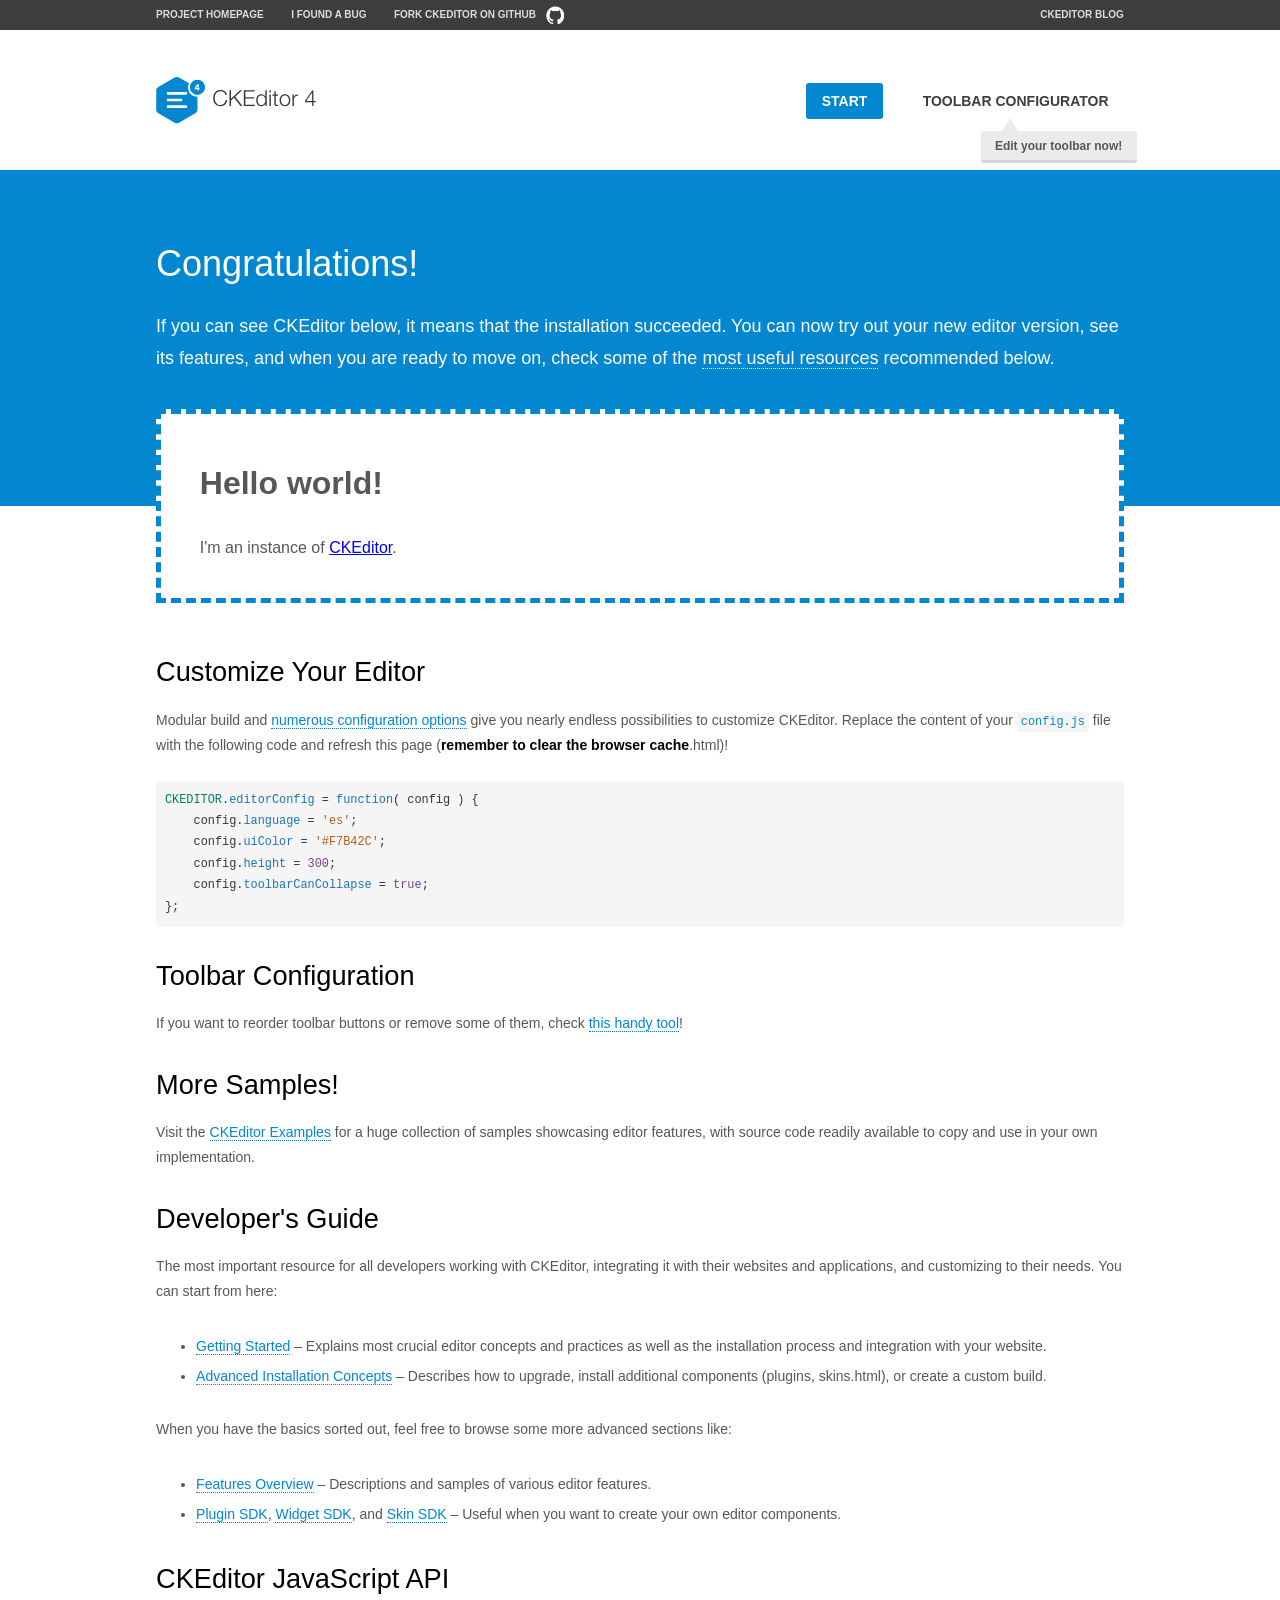
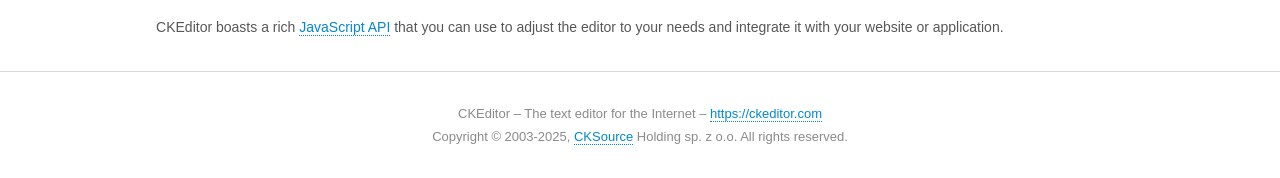
<file: wwwroot/Content/ckeditor/samples/index.html>
<!DOCTYPE html>
<!--
Copyright (c) 2003-2025, CKSource Holding sp. z o.o. All rights reserved.
CKEditor 4 LTS ("Long Term Support") is available under the terms of the Extended Support Model.
-->
<html lang="en">
<head>
	<meta charset="utf-8">
	<title>CKEditor Sample</title>
	<script src="../ckeditor.js"></script>
	<script src="js/sample.js"></script>
	<link rel="stylesheet" href="css/samples.css">
	<link rel="stylesheet" href="toolbarconfigurator/lib/codemirror/neo.css">
	<meta name="viewport" content="width=device-width,initial-scale=1">
	<meta name="description" content="Try the latest sample of CKEditor 4 and learn more about customizing your WYSIWYG editor with endless possibilities.">
</head>
<body id="main">

<nav class="navigation-a">
	<div class="grid-container">
		<ul class="navigation-a-left grid-width-70">
			<li><a href="https://ckeditor.com/ckeditor-4/">Project Homepage</a></li>
			<li><a href="https://github.com/ckeditor/ckeditor4/issues">I found a bug</a></li>
			<li><a href="https://github.com/ckeditor/ckeditor4" class="icon-pos-right icon-navigation-a-github">Fork CKEditor on GitHub</a></li>
		</ul>
		<ul class="navigation-a-right grid-width-30">
			<li><a href="https://ckeditor.com/blog/">CKEditor Blog</a></li>
		</ul>
	</div>
</nav>

<header class="header-a">
	<div class="grid-container">
		<h1 class="header-a-logo grid-width-30">
			<a href="index.html"><img src="img/logo.svg" onerror="this.src='img/logo.png'; this.onerror=null;" alt="CKEditor Sample"></a>
		</h1>

		<nav class="navigation-b grid-width-70">
			<ul>
				<li><a href="index.html" class="button-a button-a-background">Start</a></li>
				<li><a href="toolbarconfigurator/index.html" class="button-a">Toolbar configurator <span class="balloon-a balloon-a-nw">Edit your toolbar now!</span></a></li>
			</ul>
		</nav>
	</div>
</header>

<main>
	<div class="adjoined-top">
		<div class="grid-container">
			<div class="content grid-width-100">
				<h1>Congratulations!</h1>
				<p>
					If you can see CKEditor below, it means that the installation succeeded.
					You can now try out your new editor version, see its features, and when you are ready to move on, check some of the <a href="#sample-customize">most useful resources</a> recommended below.
				</p>
			</div>
		</div>
	</div>
	<div class="adjoined-bottom">
		<div class="grid-container">
			<div class="grid-width-100">
				<div id="editor">
					<h1>Hello world!</h1>
					<p>I'm an instance of <a href="https://ckeditor.com">CKEditor</a>.</p>
				</div>
			</div>
		</div>
	</div>

	<div class="grid-container">
		<div class="content grid-width-100">
			<section id="sample-customize">
				<h2>Customize Your Editor</h2>
				<p>Modular build and <a href="https://ckeditor.com/docs/ckeditor4/latest/guide/dev_configuration.html">numerous configuration options</a> give you nearly endless possibilities to customize CKEditor. Replace the content of your <code><a href="../config.js">config.js</a></code> file with the following code and refresh this page (<strong>remember to clear the browser cache</strong>.html)!</p>
		<pre class="cm-s-neo CodeMirror"><code><span style="padding-right: 0.1px;"><span class="cm-variable">CKEDITOR</span>.<span class="cm-property">editorConfig</span> <span class="cm-operator">=</span> <span class="cm-keyword">function</span>( <span class="cm-def">config</span> ) {</span>
<span style="padding-right: 0.1px;"><span class="cm-tab">	</span><span class="cm-variable-2">config</span>.<span class="cm-property">language</span> <span class="cm-operator">=</span> <span class="cm-string">'es'</span>;</span>
<span style="padding-right: 0.1px;"><span class="cm-tab">	</span><span class="cm-variable-2">config</span>.<span class="cm-property">uiColor</span> <span class="cm-operator">=</span> <span class="cm-string">'#F7B42C'</span>;</span>
<span style="padding-right: 0.1px;"><span class="cm-tab">	</span><span class="cm-variable-2">config</span>.<span class="cm-property">height</span> <span class="cm-operator">=</span> <span class="cm-number">300</span>;</span>
<span style="padding-right: 0.1px;"><span class="cm-tab">	</span><span class="cm-variable-2">config</span>.<span class="cm-property">toolbarCanCollapse</span> <span class="cm-operator">=</span> <span class="cm-atom">true</span>;</span>
<span style="padding-right: 0.1px;">};</span></code></pre>
			</section>

			<section>
				<h2>Toolbar Configuration</h2>
				<p>If you want to reorder toolbar buttons or remove some of them, check <a href="toolbarconfigurator/index.html">this handy tool</a>!</p>
			</section>

			<section>
				<h2>More Samples!</h2>
				<p>Visit the <a href="https://ckeditor.com/docs/ckeditor4/latest/examples/index.html">CKEditor Examples</a> for a huge collection of samples showcasing editor features, with source code readily available to copy and use in your own implementation.</p>
			</section>

			<section>
				<h2>Developer's Guide</h2>
				<p>The most important resource for all developers working with CKEditor, integrating it with their websites and applications, and customizing to their needs. You can start from here:</p>
				<ul>
					<li><a href="https://ckeditor.com/docs/ckeditor4/latest/guide/dev_installation.html">Getting Started</a> &ndash; Explains most crucial editor concepts and practices as well as the installation process and integration with your website.</li>
					<li><a href="https://ckeditor.com/docs/ckeditor4/latest/guide/dev_advanced_installation.html">Advanced Installation Concepts</a> &ndash; Describes how to upgrade, install additional components (plugins, skins.html), or create a custom build.</li>
				</ul>
					<p>When you have the basics sorted out, feel free to browse some more advanced sections like:</p>
				<ul>
					<li><a href="https://ckeditor.com/docs/ckeditor4/latest/features/index.html">Features Overview</a> &ndash; Descriptions and samples of various editor features.</li>
					<li><a href="https://ckeditor.com/docs/ckeditor4/latest/guide/plugin_sdk_intro.html">Plugin SDK</a>, <a href="https://ckeditor.com/docs/ckeditor4/latest/guide/widget_sdk_intro.html">Widget SDK</a>, and <a href="https://ckeditor.com/docs/ckeditor4/latest/guide/skin_sdk_intro.html">Skin SDK</a> &ndash; Useful when you want to create your own editor components.</li>
				</ul>
			</section>

			<section>
				<h2>CKEditor JavaScript API</h2>
				<p>CKEditor boasts a rich <a href="https://ckeditor.com/docs/ckeditor4/latest/api/index.html">JavaScript API</a> that you can use to adjust the editor to your needs and integrate it with your website or application.</p>
			</section>
		</div>
	</div>
</main>

<footer class="footer-a grid-container">
	<div class="grid-container">
		<p class="grid-width-100">
			CKEditor &ndash; The text editor for the Internet &ndash; <a class="samples" href="https://ckeditor.com/">https://ckeditor.com</a>
		</p>
		<p class="grid-width-100" id="copy">
			Copyright &copy; 2003-2025, <a class="samples" href="https://cksource.com/">CKSource</a> Holding sp. z o.o. All rights reserved.
		</p>
	</div>
</footer>
<script>
	initSample();
</script>

</body>
</html>
</file>
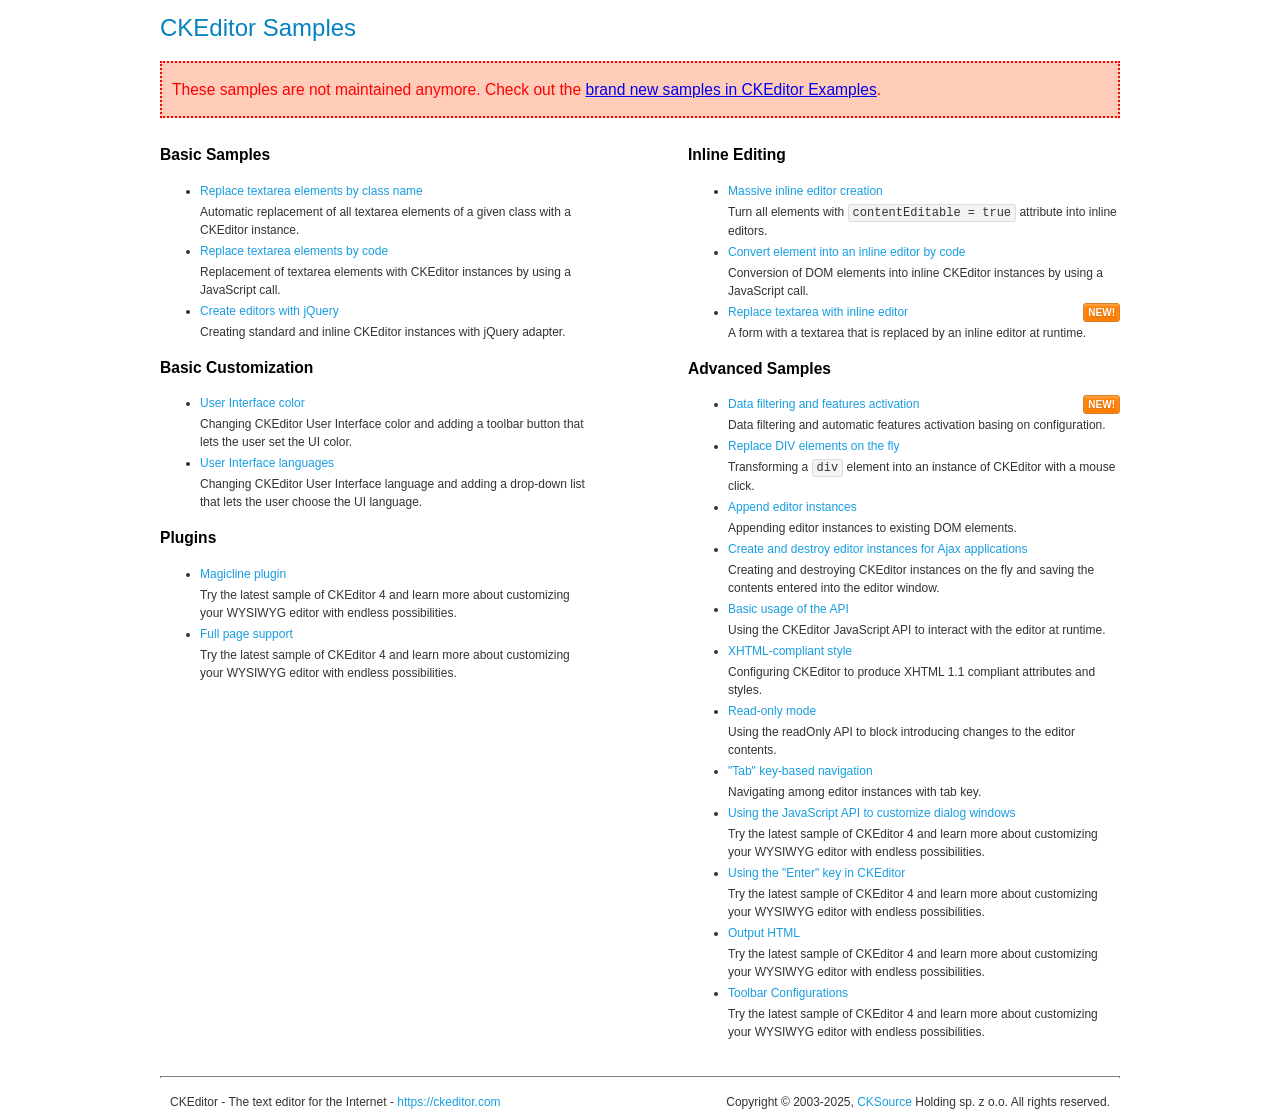
<file: wwwroot/Content/ckeditor/samples/old/index.html>
<!DOCTYPE html>
<!--
Copyright (c) 2003-2025, CKSource Holding sp. z o.o. All rights reserved.
CKEditor 4 LTS ("Long Term Support") is available under the terms of the Extended Support Model.
-->
<html lang="en">
<head>
	<meta charset="utf-8">
	<title>CKEditor Samples</title>
	<link rel="stylesheet" href="sample.css">
	<meta name="description" content="Try the latest sample of CKEditor 4 and learn more about customizing your WYSIWYG editor with endless possibilities.">
</head>
<body>
	<h1 class="samples">
		CKEditor Samples
	</h1>
	<div class="warning deprecated">
		These samples are not maintained anymore. Check out the <a href="https://ckeditor.com/docs/ckeditor4/latest/examples/index.html">brand new samples in CKEditor Examples</a>.
	</div>
	<div class="twoColumns">
		<div class="twoColumnsLeft">
			<h2 class="samples">
				Basic Samples
			</h2>
			<dl class="samples">
				<dt><a class="samples" href="replacebyclass.html">Replace textarea elements by class name</a></dt>
				<dd>Automatic replacement of all textarea elements of a given class with a CKEditor instance.</dd>

				<dt><a class="samples" href="replacebycode.html">Replace textarea elements by code</a></dt>
				<dd>Replacement of textarea elements with CKEditor instances by using a JavaScript call.</dd>

				<dt><a class="samples" href="jquery.html">Create editors with jQuery</a></dt>
				<dd>Creating standard and inline CKEditor instances with jQuery adapter.</dd>
			</dl>

			<h2 class="samples">
				Basic Customization
			</h2>
			<dl class="samples">
				<dt><a class="samples" href="uicolor.html">User Interface color</a></dt>
				<dd>Changing CKEditor User Interface color and adding a toolbar button that lets the user set the UI color.</dd>

				<dt><a class="samples" href="uilanguages.html">User Interface languages</a></dt>
				<dd>Changing CKEditor User Interface language and adding a drop-down list that lets the user choose the UI language.</dd>
			</dl>


			<h2 class="samples">Plugins</h2>
<dl class="samples">
<dt><a class="samples" href="magicline/magicline.html">Magicline plugin</a></dt>
<dd>Try the latest sample of CKEditor 4 and learn more about customizing your WYSIWYG editor with endless possibilities.</dd>

<dt><a class="samples" href="wysiwygarea/fullpage.html">Full page support</a></dt>
<dd>Try the latest sample of CKEditor 4 and learn more about customizing your WYSIWYG editor with endless possibilities.</dd>
</dl>
		</div>
		<div class="twoColumnsRight">
			<h2 class="samples">
				Inline Editing
			</h2>
			<dl class="samples">
				<dt><a class="samples" href="inlineall.html">Massive inline editor creation</a></dt>
				<dd>Turn all elements with <code>contentEditable = true</code> attribute into inline editors.</dd>

				<dt><a class="samples" href="inlinebycode.html">Convert element into an inline editor by code</a></dt>
				<dd>Conversion of DOM elements into inline CKEditor instances by using a JavaScript call.</dd>

				<dt><a class="samples" href="inlinetextarea.html">Replace textarea with inline editor</a> <span class="new">New!</span></dt>
				<dd>A form with a textarea that is replaced by an inline editor at runtime.</dd>

				
			</dl>

			<h2 class="samples">
				Advanced Samples
			</h2>
			<dl class="samples">
				<dt><a class="samples" href="datafiltering.html">Data filtering and features activation</a> <span class="new">New!</span></dt>
				<dd>Data filtering and automatic features activation basing on configuration.</dd>

				<dt><a class="samples" href="divreplace.html">Replace DIV elements on the fly</a></dt>
				<dd>Transforming a <code>div</code> element into an instance of CKEditor with a mouse click.</dd>

				<dt><a class="samples" href="appendto.html">Append editor instances</a></dt>
				<dd>Appending editor instances to existing DOM elements.</dd>

				<dt><a class="samples" href="ajax.html">Create and destroy editor instances for Ajax applications</a></dt>
				<dd>Creating and destroying CKEditor instances on the fly and saving the contents entered into the editor window.</dd>

				<dt><a class="samples" href="api.html">Basic usage of the API</a></dt>
				<dd>Using the CKEditor JavaScript API to interact with the editor at runtime.</dd>

				<dt><a class="samples" href="xhtmlstyle.html">XHTML-compliant style</a></dt>
				<dd>Configuring CKEditor to produce XHTML 1.1 compliant attributes and styles.</dd>

				<dt><a class="samples" href="readonly.html">Read-only mode</a></dt>
				<dd>Using the readOnly API to block introducing changes to the editor contents.</dd>

				<dt><a class="samples" href="tabindex.html">"Tab" key-based navigation</a></dt>
				<dd>Navigating among editor instances with tab key.</dd>


				
<dt><a class="samples" href="dialog/dialog.html">Using the JavaScript API to customize dialog windows</a></dt>
<dd>Try the latest sample of CKEditor 4 and learn more about customizing your WYSIWYG editor with endless possibilities.</dd>

<dt><a class="samples" href="enterkey/enterkey.html">Using the &quot;Enter&quot; key in CKEditor</a></dt>
<dd>Try the latest sample of CKEditor 4 and learn more about customizing your WYSIWYG editor with endless possibilities.</dd>

<dt><a class="samples" href="htmlwriter/outputhtml.html">Output HTML</a></dt>
<dd>Try the latest sample of CKEditor 4 and learn more about customizing your WYSIWYG editor with endless possibilities.</dd>

<dt><a class="samples" href="toolbar/toolbar.html">Toolbar Configurations</a></dt>
<dd>Try the latest sample of CKEditor 4 and learn more about customizing your WYSIWYG editor with endless possibilities.</dd>

			</dl>
		</div>
	</div>
	<div id="footer">
		<hr>
		<p>
			CKEditor - The text editor for the Internet - <a class="samples" href="https://ckeditor.com/">https://ckeditor.com</a>
		</p>
		<p id="copy">
			Copyright &copy; 2003-2025, <a class="samples" href="https://cksource.com/">CKSource</a> Holding sp. z o.o. All rights reserved.
		</p>
	</div>
</body>
</html>
</file>
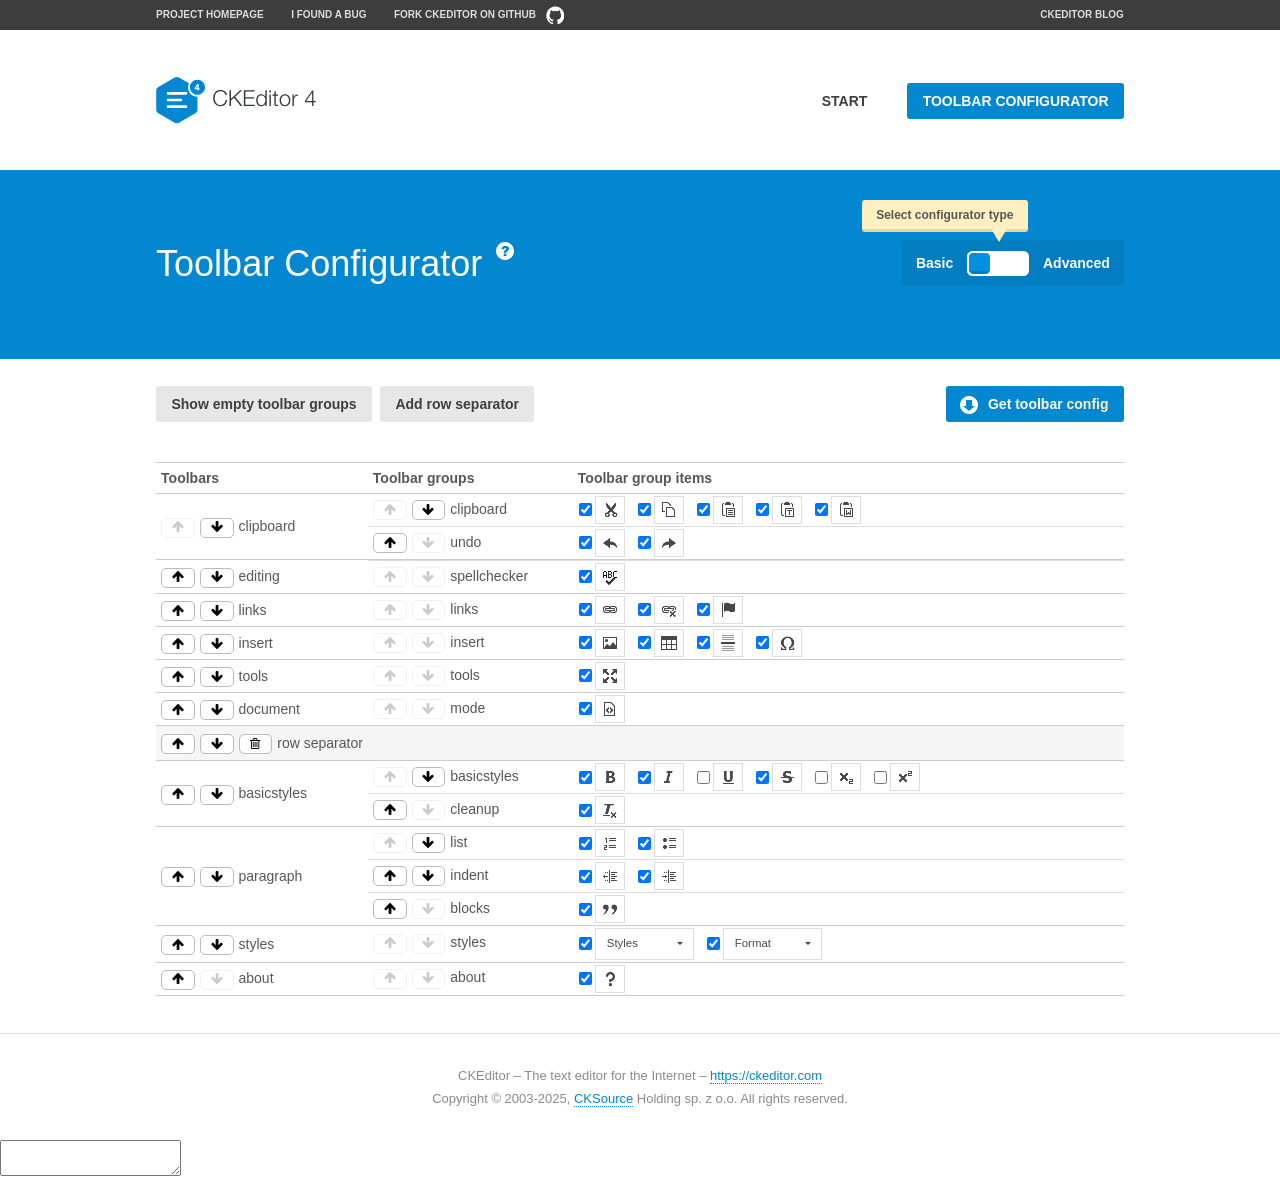
<file: wwwroot/Content/ckeditor/samples/toolbarconfigurator/index.html>
<!DOCTYPE html>
<!--
Copyright (c) 2003-2025, CKSource Holding sp. z o.o. All rights reserved.
CKEditor 4 LTS ("Long Term Support") is available under the terms of the Extended Support Model.
-->
<!--[if IE 8]><html class="ie8"><![endif]-->
<!--[if gt IE 8]><html><![endif]-->
<!--[if !IE]><!--><html lang="en"><!--<![endif]-->
<head>
	<meta charset="utf-8">
	<title>Toolbar Configurator</title>
	<script src="../../ckeditor.js"></script>
	<script>
		if ( CKEDITOR.env.ie && CKEDITOR.env.version < 9 )
			CKEDITOR.tools.enableHtml5Elements( document );
	</script>
	<link rel="stylesheet" href="lib/codemirror/codemirror.css">
	<link rel="stylesheet" href="lib/codemirror/show-hint.css">
	<link rel="stylesheet" href="lib/codemirror/neo.css">
	<link rel="stylesheet" href="css/fontello.css">
	<link rel="stylesheet" href="../css/samples.css">
	<meta name="description" content="Try the latest sample of CKEditor 4 and learn more about customizing your WYSIWYG editor with endless possibilities.">
</head>
<body id="toolbar">

<nav class="navigation-a">
	<div class="grid-container">
		<ul class="navigation-a-left grid-width-70">
			<li><a href="https://ckeditor.com/ckeditor-4/">Project Homepage</a></li>
			<li><a href="https://github.com/ckeditor/ckeditor4/issues">I found a bug</a></li>
			<li><a href="https://github.com/ckeditor/ckeditor4" class="icon-pos-right icon-navigation-a-github">Fork CKEditor on GitHub</a></li>
		</ul>
		<ul class="navigation-a-right grid-width-30">
			<li><a href="https://ckeditor.com/blog/">CKEditor Blog</a></li>
		</ul>
	</div>
</nav>

<header class="header-a">
	<div class="grid-container">
		<h1 class="header-a-logo grid-width-30">
			<a href="../index.html"><img src="../img/logo.svg" onerror="this.src='../img/logo.png'; this.onerror=null;" alt="CKEditor Logo"></a>
		</h1>
		<nav class="navigation-b grid-width-70">
			<ul>
				<li><a href="../index.html"  class="button-a">Start</a></li>
				<li><a href="index.html"  class="button-a button-a-background">Toolbar configurator</a></li>
			</ul>
		</nav>
	</div>
</header>

<main>
	<div class="adjoined-top">
		<div class="grid-container">
			<div class="content grid-width-100">
				<div class="grid-container-nested">
					<h1 class="grid-width-60">
						Toolbar Configurator
						<a href="#help-content" type="button" title="Configurator help" id="help" class="button-a button-a-background button-a-no-text icon-pos-left icon-question-mark">Help</a>
					</h1>

					<div class="grid-width-40 grid-switch-magic">
						<div class="switch">
							<span class="balloon-a balloon-a-se">Select configurator type</span>
							<input type="radio" name="radio" data-num="1" id="radio-basic" />
							<input type="radio" name="radio" data-num="2" id="radio-advanced" />
							<label data-for="1" for="radio-basic">Basic</label>
							<span class="switch-inner">
								<span class="handler"></span>
							</span>
							<label data-for="2" for="radio-advanced">Advanced</label>
						</div>
					</div>
				</div>
			</div>
		</div>
	</div>
	<div class="adjoined-bottom">
		<div class="grid-container">
			<div class="grid-width-100">
				<div class="editors-container">
					<div id="editor-basic"></div>
					<div id="editor-advanced"></div>
				</div>
			</div>
		</div>
	</div>

	<div class="grid-container configurator">
		<div class="content grid-width-100">
			<div class="configurator">
				<div>
					<div id="toolbarModifierWrapper"></div>
				</div>
			</div>
		</div>
	</div>

	<div id="help-content">
		<div class="grid-container">
			<div class="grid-width-100">
				<h2>What Am I Doing Here?</h2>

				<div class="grid-container grid-container-nested">
					<div class="basic">
						<div class="grid-width-50">
							<p>Arrange <a href="https://ckeditor.com/docs/ckeditor4/latest/api/CKEDITOR_config.html#cfg-toolbarGroups">toolbar groups</a>, toggle <a href="https://ckeditor.com/docs/ckeditor4/latest/api/CKEDITOR_config.html#cfg-removeButtons">button visibility</a> according to your needs and get your toolbar configuration.</p>
							<p>You can replace the content of the <a href="../../config.js"><code>config.js</code></a> file with the generated configuration. If you already set some configuration options you will need to merge both configurations.</p>
						</div>
						<div class="grid-width-50">
							<p>Read more about different ways of <a href="https://ckeditor.com/docs/ckeditor4/latest/guide/dev_configuration.html">setting configuration</a> and do not forget about <strong>clearing browser cache</strong>.</p>
							<p>Arranging toolbar groups is the recommended way of configuring the toolbar, but if you need more freedom you can use the <a href="#advanced">advanced configurator</a>.</p>
						</div>
					</div>
					<div class="advanced" style="display: none;">
						<div class="grid-width-50">
							<p>With this code editor you can edit your <a href="https://ckeditor.com/docs/ckeditor4/latest/api/CKEDITOR_config.html#cfg-toolbar">toolbar configuration</a> live.</p>
							<p>You can replace the content of the <a href="../../config.js"><code>config.js</code></a> file with the generated configuration. If you already set some configuration options you will need to merge both configurations.</p>
						</div>
						<div class="grid-width-50">
							<p>Read more about different ways of <a href="https://ckeditor.com/docs/ckeditor4/latest/guide/dev_configuration.html">setting configuration</a> and do not forget about <strong>clearing browser cache</strong>.</p>
						</div>
					</div>
				</div>

				<p class="grid-container grid-container-nested">
					<button type="button" class="help-content-close grid-width-100 button-a button-a-background">Got it. Let's play!</button>
				</p>
			</div>
		</div>
	</div>
</main>

<footer class="footer-a grid-container">
	<p class="grid-width-100">
		CKEditor &ndash; The text editor for the Internet &ndash; <a class="samples" href="https://ckeditor.com/">https://ckeditor.com</a>
	</p>
	<p class="grid-width-100" id="copy">
		Copyright &copy; 2003-2025, <a class="samples" href="https://cksource.com/">CKSource</a> Holding sp. z o.o. All rights reserved.
	</p>
</footer>

<script src="lib/codemirror/codemirror.js"></script>
<script src="lib/codemirror/javascript.js"></script>
<script src="lib/codemirror/show-hint.js"></script>

<script src="js/fulltoolbareditor.js"></script>
<script src="js/abstracttoolbarmodifier.js"></script>
<script src="js/toolbarmodifier.js"></script>
<script src="js/toolbartextmodifier.js"></script>
<script src="../js/sf.js"></script>

<script>
	( function() {
		'use strict';

		var mode = ( window.location.hash.substr( 1 ) === 'advanced' ) ? 'advanced' : 'basic',
			configuratorSection = CKEDITOR.document.findOne( 'main > .grid-container.configurator' ),
			basicInstruction = CKEDITOR.document.findOne( '#help-content .basic' ),
			advancedInstruction = CKEDITOR.document.findOne( '#help-content .advanced' ),

			// Configurator mode switcher.
			modeSwitchBasic = CKEDITOR.document.getById( 'radio-basic' ),
			modeSwitchAdvanced = CKEDITOR.document.getById( 'radio-advanced' );

		// Initial setup
		function updateSwitcher() {
			if ( mode === 'advanced' ) {
				modeSwitchAdvanced.$.checked = true;
			} else {
				modeSwitchBasic.$.checked = true;
			}
		}

		updateSwitcher();

		CKEDITOR.document.getWindow().on( 'hashchange', function( e ) {
			var hash = window.location.hash.substr( 1 );
			if ( !( hash === 'advanced' || hash === 'basic' ) ) {
				return;
			}
			mode = hash;
			onToolbarsDone( mode );
		} );

		CKEDITOR.document.getWindow().on( 'resize', function() {
			updateToolbar( ( mode === 'basic' ? toolbarModifier : toolbarTextModifier )[ 'editorInstance' ] );
		} );

		function onRefresh( modifier ) {
			modifier = modifier || this;

			if ( mode === 'basic' && modifier instanceof ToolbarConfigurator.ToolbarTextModifier ) {
				return;
			}

			// CodeMirror container becomes visible, so we need to refresh and to avoid rendering problems.
			if ( mode === 'advanced' && modifier instanceof ToolbarConfigurator.ToolbarTextModifier ) {
				modifier.codeContainer.refresh();
			}

			updateToolbar( modifier.editorInstance );
		}

		function updateToolbar( editor ) {
			var editorContainer = editor.container;

			// Not always editor is loaded.
			if ( !editorContainer ) {
				return;
			}

			var displayStyle = editorContainer.getStyle( 'display' );

			editorContainer.setStyle( 'display', 'block' );

			var newHeight = editorContainer.getSize( 'height' );

			var newMarginTop = parseInt( editorContainer.getComputedStyle( 'margin-top' ), 10 );
			newMarginTop = ( isNaN( newMarginTop ) ? 0 : Number( newMarginTop ) );

			var newMarginBottom = parseInt( editorContainer.getComputedStyle( 'margin-bottom' ), 10 );
			newMarginBottom = ( isNaN( newMarginBottom ) ? 0 : Number( newMarginBottom ) );

			var result = newHeight + newMarginTop + newMarginBottom;

			editorContainer.setStyle( 'display', displayStyle );

			editor.container.getAscendant( 'div' ).setStyle( 'height', result + 'px' );
		}

		var toolbarModifier = new ToolbarConfigurator.ToolbarModifier( 'editor-basic' );

		var done = 0;
		toolbarModifier.init( onToolbarInit );
		toolbarModifier.onRefresh = onRefresh;

		CKEDITOR.document.getById( 'toolbarModifierWrapper' ).append( toolbarModifier.mainContainer );

		var toolbarTextModifier = new ToolbarConfigurator.ToolbarTextModifier( 'editor-advanced' );
		toolbarTextModifier.init( onToolbarInit );
		toolbarTextModifier.onRefresh = onRefresh;

		function onToolbarInit() {
			if ( ++done === 2 ) {
				onToolbarsDone();

				positionSticky.watch( CKEDITOR.document.findOne( '.toolbar' ), function() {
					return mode === 'advanced';
				} );
			}
		}

		function onToolbarsDone() {
			if ( mode === 'basic' ) {
				toggleModeBasic( false );
			} else {
				toggleModeAdvanced( false );
			}

			updateSwitcher();

			setTimeout( function() {
				CKEDITOR.document.findOne( '.editors-container' ).addClass( 'active' );
				CKEDITOR.document.findOne( '#toolbarModifierWrapper' ).addClass( 'active' );
			}, 200 );
		}

		CKEDITOR.document.getById( 'toolbarModifierWrapper' ).append( toolbarTextModifier.mainContainer );

		function toogleModeSwitch( onElement, offElement, onModifier, offModifier ) {
			onElement.addClass( 'fancy-button-active' );
			offElement.removeClass( 'fancy-button-active' );

			onModifier.showUI();
			offModifier.hideUI();
		}

		function toggleModeBasic( callOnRefresh ) {
			callOnRefresh = ( callOnRefresh !== false );
			mode = 'basic';
			window.location.hash = '#basic';
			toogleModeSwitch( modeSwitchBasic, modeSwitchAdvanced, toolbarModifier, toolbarTextModifier );

			configuratorSection.removeClass( 'freed-width' );
			basicInstruction.show();
			advancedInstruction.hide();

			callOnRefresh && onRefresh( toolbarModifier );
		}

		function toggleModeAdvanced( callOnRefresh ) {
			callOnRefresh = ( callOnRefresh !== false );
			mode = 'advanced';
			window.location.hash = '#advanced';
			toogleModeSwitch( modeSwitchAdvanced, modeSwitchBasic, toolbarTextModifier, toolbarModifier );

			configuratorSection.addClass( 'freed-width' );
			advancedInstruction.show();
			basicInstruction.hide();

			callOnRefresh && onRefresh( toolbarTextModifier );
		}

		modeSwitchBasic.on( 'click', toggleModeBasic );
		modeSwitchAdvanced.on( 'click', toggleModeAdvanced );

		//
		// Position:sticky for the toolbar.
		//

		// Will make elements behave like they were styled with position:sticky.
		var positionSticky = {
			// Store object: {
			// 		element: CKEDITOR.dom.element, // Element which will float.
			// 		placeholder: CKEDITOR.dom.element, // Placeholder which is place to prevent page bounce.
			// 		isFixed: boolean // Whether element float now.
			// }
			watched: [],

			active: [],

			staticContainer: null,

			init: function() {
				var element = CKEDITOR.dom.element.createFromHtml(
					'<div class="staticContainer">' +
						'<div class="grid-container" >' +
							'<div class="grid-width-100">' +
								'<div class="inner"></div>' +
							'</div>' +
						'</div>' +
					'</div>' );

				this.staticContainer = element.findOne( '.inner' );

				CKEDITOR.document.getBody().append( element );
			},

			watch: function( element, preventFunc ) {
				this.watched.push( {
					element: element,
					placeholder: new CKEDITOR.dom.element( 'div' ),
					isFixed: false,
					preventFunc: preventFunc
				} );
			},

			checkAll: function() {
				for ( var i = 0; i < this.watched.length; i++ ) {
					this.check( this.watched[ i ] );
				}
			},

			check: function( element ) {
				var isFixed = element.isFixed;
				var shouldBeFixed = this.shouldBeFixed( element );

				// Nothing to be done.
				if ( isFixed === shouldBeFixed ) {
					return;
				}

				var placeholder = element.placeholder;

				if ( isFixed ) {
					// Unfixing.

					element.element.insertBefore( placeholder );
					placeholder.remove();

					element.element.removeStyle( 'margin' );

					this.active.splice( CKEDITOR.tools.indexOf( this.active, element ), 1 );

				} else {
					// Fixing.
					placeholder.setStyle( 'width', element.element.getSize( 'width' ) + 'px' );
					placeholder.setStyle( 'height', element.element.getSize( 'height' ) + 'px' );
					placeholder.setStyle( 'margin-bottom', element.element.getComputedStyle( 'margin-bottom' ) );
					placeholder.setStyle( 'display', element.element.getComputedStyle( 'display' ) );
					placeholder.insertAfter( element.element );

					this.staticContainer.append( element.element );

					this.active.push( element );
				}

				element.isFixed = !element.isFixed;
			},

			shouldBeFixed: function( element ) {
				if ( element.preventFunc && element.preventFunc() ) {
					return false;
				}

				// If element is already fixed we are checking it's placeholder.
				var related = ( element.isFixed ? element.placeholder : element.element ),
					clientRect = related.$.getBoundingClientRect(),
					staticHeight = this.staticContainer.getSize('height' ),
					elemHeight = element.element.getSize( 'height' );

				if ( element.isFixed ) {
					return ( clientRect.top + elemHeight < staticHeight );
				} else {
					return ( clientRect.top < staticHeight );
				}
			}
		};

		positionSticky.init();

		CKEDITOR.document.getWindow().on( 'scroll',
			CKEDITOR.tools.eventsBuffer( 100, positionSticky.checkAll, positionSticky ).input
		);

		// Make the toolbar sticky.
		positionSticky.watch( CKEDITOR.document.findOne( '.editors-container' ) );

		// Help button and help-content.
		( function() {
			var helpButton = CKEDITOR.document.getById( 'help' ),
				helpContent = CKEDITOR.document.getById( 'help-content' );

			// Don't show help button on IE8 because it's unsupported by Pico Modal.
			if ( CKEDITOR.env.ie && CKEDITOR.env.version == 8 ) {
				helpButton.hide();
			} else {
				// Display help modal when the button is clicked.
				helpButton.on( 'click', function( evt ) {
					SF.modal( {
						// Clone modal content from DOM.
						content: helpContent.getHtml(),

						afterCreate: function( modal ) {
							// Enable modal content button to close the modal.
							new CKEDITOR.dom.element( modal.modalElem() ).findOne( '.help-content-close' ).once( 'click', modal.close );
						}
					} ).show();
				} );
			}
		} )();
	} )();
</script>
</body>
</html>
</file>
<file: wwwroot/Website_Login/style.css>
/* Import Google font - Poppins */
@import url("https://fonts.googleapis.com/css2?family=Poppins:wght@200;300;400;500;600;700&display=swap");
* {
  margin: 0;
  padding: 0;
  box-sizing: border-box;
  font-family: "Poppins", sans-serif;
}
a {
  text-decoration: none;
}
.header {
  position: fixed;
  height: 80px;
  width: 100%;
  z-index: 100;
  padding: 0 20px;
}
.nav {
  max-width: 1100px;
  width: 100%;
  margin: 0 auto;
}
.nav,
.nav_item {
  display: flex;
  height: 100%;
  align-items: center;
  justify-content: space-between;
}
.nav_logo,
.nav_link,
.button {
  color: #fff;
}
.nav_logo {
  font-size: 25px;
}
.nav_item {
  column-gap: 25px;
}
.nav_link:hover {
  color: #d9d9d9;
}
.button {
  padding: 6px 24px;
  border: 2px solid #fff;
  background: transparent;
  border-radius: 6px;
  cursor: pointer;
}
.button:active {
  transform: scale(0.98);
}

/* Home */
.home {
  position: relative;
  height: 100vh;
  width: 100%;
  background-image: url("bg.jpg");
  background-size: cover;
  background-position: center;
}
.home::before {
  content: "";
  position: absolute;
  height: 100%;
  width: 100%;
  background-color: rgba(0, 0, 0, 0.6);
  z-index: 100;
  opacity: 0;
  pointer-events: none;
  transition: all 0.5s ease-out;
}
.home.show::before {
  opacity: 1;
  pointer-events: auto;
}
/* From */
.form_container {
  position: fixed;
  max-width: 320px;
  width: 100%;
  top: 50%;
  left: 50%;
  transform: translate(-50%, -50%) scale(1.2);
  z-index: 101;
  background: #fff;
  padding: 25px;
  border-radius: 12px;
  box-shadow: rgba(0, 0, 0, 0.1);
  opacity: 0;
  pointer-events: none;
  transition: all 0.4s ease-out;
}
.home.show .form_container {
  opacity: 1;
  pointer-events: auto;
  transform: translate(-50%, -50%) scale(1);
}
.signup_form {
  display: none;
}
.form_container.active .signup_form {
  display: block;
}
.form_container.active .login_form {
  display: none;
}
.form_close {
  position: absolute;
  top: 10px;
  right: 20px;
  color: #0b0217;
  font-size: 22px;
  opacity: 0.7;
  cursor: pointer;
}
.form_container h2 {
  font-size: 22px;
  color: #0b0217;
  text-align: center;
}
.input_box {
  position: relative;
  margin-top: 30px;
  width: 100%;
  height: 40px;
}
.input_box input {
  height: 100%;
  width: 100%;
  border: none;
  outline: none;
  padding: 0 30px;
  color: #333;
  transition: all 0.2s ease;
  border-bottom: 1.5px solid #aaaaaa;
}
.input_box input:focus {
  border-color: #7d2ae8;
}
.input_box i {
  position: absolute;
  top: 50%;
  transform: translateY(-50%);
  font-size: 20px;
  color: #707070;
}
.input_box i.email,
.input_box i.password {
  left: 0;
}
.input_box input:focus ~ i.email,
.input_box input:focus ~ i.password {
  color: #7d2ae8;
}
.input_box i.pw_hide {
  right: 0;
  font-size: 18px;
  cursor: pointer;
}
.option_field {
  margin-top: 14px;
  display: flex;
  align-items: center;
  justify-content: space-between;
}
.form_container a {
  color: #7d2ae8;
  font-size: 12px;
}
.form_container a:hover {
  text-decoration: underline;
}
.checkbox {
  display: flex;
  column-gap: 8px;
  white-space: nowrap;
}
.checkbox input {
  accent-color: #7d2ae8;
}
.checkbox label {
  font-size: 12px;
  cursor: pointer;
  user-select: none;
  color: #0b0217;
}
.form_container .button {
  background: #7d2ae8;
  margin-top: 30px;
  width: 100%;
  padding: 10px 0;
  border-radius: 10px;
}
.login_signup {
  font-size: 12px;
  text-align: center;
  margin-top: 15px;
}

.login-error {
    background-color: #ffe5e5;
    color: #c0392b;
    padding: 10px;
    border-radius: 6px;
    margin-bottom: 10px;
    font-weight: 600;
    text-align: center;
}
</file>
<file: wwwroot/Content/ckeditor/samples/css/samples.css>
/**
 * @license Copyright (c) 2003-2025, CKSource Holding sp. z o.o. All rights reserved.
 * CKEditor 4 LTS ("Long Term Support") is available under the terms of the Extended Support Model.
 */
@media (max-width: 900px) {
  .global-is-mobile-hidden {
    display: none !important;
  }
}
article,
aside,
details,
figcaption,
figure,
footer,
header,
hgroup,
main,
menu,
nav,
section {
  display: block;
}
body,
html {
  margin: 0;
  padding: 0;
  font: 16px / 1.8 Arial, 'Helvetica Neue', Helvetica, sans-serif;
  font-weight: 300;
  color: #575757;
}
.grid-width-10 {
  width: 10%;
}
.grid-width-20 {
  width: 20%;
}
.grid-width-30 {
  width: 30%;
}
.grid-width-40 {
  width: 40%;
}
.grid-width-50 {
  width: 50%;
}
.grid-width-60 {
  width: 60%;
}
.grid-width-70 {
  width: 70%;
}
.grid-width-80 {
  width: 80%;
}
.grid-width-90 {
  width: 90%;
}
.grid-width-100 {
  width: 100%;
}
@media (max-width: 900px) {
  .grid-width-10,
  .grid-width-20,
  .grid-width-30,
  .grid-width-40,
  .grid-width-50,
  .grid-width-60,
  .grid-width-70,
  .grid-width-80,
  .grid-width-90,
  .grid-width-100 {
    width: 100%;
  }
}
*[class*="grid-width"] {
  -webkit-box-sizing: border-box;
  -moz-box-sizing: border-box;
  box-sizing: border-box;
  padding-left: 4%;
  padding-right: 4%;
  float: left;
}
*[class*="grid-width"]:after,
.grid-container:after,
*[class*="grid-width"]:before,
.grid-container:before {
  content: '';
  display: block;
  overflow: hidden;
  visibility: hidden;
  font-size: 0;
  line-height: 0;
  width: 0;
  height: 0;
}
*[class*="grid-width"]:after,
.grid-container:after {
  clear: both;
}
.grid-container {
  -webkit-box-sizing: border-box;
  -moz-box-sizing: border-box;
  box-sizing: border-box;
  margin-left: auto;
  margin-right: auto;
}
.grid-container-nested *[class*="grid-width"]:first-child {
  padding-left: 0;
}
.grid-container-nested *[class*="grid-width"]:last-child {
  padding-right: 0;
}
@media (max-width: 900px) {
  .grid-container-nested *[class*="grid-width"]:first-child {
    padding-left: 4%;
  }
  .grid-container-nested *[class*="grid-width"]:last-child {
    padding-right: 4%;
  }
}
.header-a {
  min-height: 140px;
  overflow: hidden;
}
.header-a .header-a-logo {
  margin: 40px 0 0;
}
@media (max-width: 900px) {
  .header-a .header-a-logo {
    text-align: center;
  }
}
.header-a .header-a-logo img {
  border: transparent;
}
.navigation-a {
  height: 30px;
  background: #3D3D3D;
  position: absolute;
  left: 0;
  right: 0;
  top: 0;
  padding: 0;
  overflow: hidden;
}
@media (max-width: 900px) {
  .navigation-a {
    text-align: center;
  }
}
.navigation-a ul {
  list-style: none;
  margin: 0;
  overflow: hidden;
}
.navigation-a ul li,
.navigation-a ul li a {
  display: inline-block;
}
@media (max-width: 900px) {
  .navigation-a ul {
    width: auto;
    text-overflow: ellipsis;
    white-space: nowrap;
    display: inline-block;
    float: none;
  }
  .navigation-a ul:before,
  .navigation-a ul:after {
    display: none;
  }
}
.navigation-a ul.navigation-a-left {
  text-align: left;
}
@media (max-width: 900px) {
  .navigation-a ul.navigation-a-left {
    padding-right: 0;
  }
}
.navigation-a ul.navigation-a-right {
  text-align: right;
}
@media (max-width: 900px) {
  .navigation-a ul.navigation-a-right {
    padding-left: 23px;
  }
}
.navigation-a ul li + li {
  margin-left: 23px;
}
.navigation-a ul li a {
  font-size: 10px;
  font-size: 0.625rem;
  line-height: 18px;
  line-height: 1.13rem;
  line-height: 30px;
  float: left;
  color: #ddd;
  font-weight: bold;
  text-decoration: none;
  text-transform: uppercase;
}
.navigation-a ul li a:hover {
  cursor: pointer;
  color: #fff;
}
.icon-navigation-a-github:before,
.icon-navigation-a-github:after {
  background-image: url("[data-uri]");
}
.navigation-b {
  text-align: right;
  margin: 52px 0 0;
  overflow: visible;
}
@media (max-width: 900px) {
  .navigation-b {
    text-align: center;
    margin-top: 20px;
    padding: 0;
  }
}
.navigation-b ul {
  padding: 0;
  list-style: none;
  margin: 0;
  overflow: visible;
}
.navigation-b ul li,
.navigation-b ul li a {
  display: inline-block;
}
@media (max-width: 900px) {
  .navigation-b ul {
    display: table;
    width: 100%;
    padding-bottom: 1.5em;
  }
}
@media (max-width: 900px) {
  .navigation-b ul li {
    display: table-row;
  }
}
.navigation-b ul li + li {
  margin-left: 20px;
}
@media (max-width: 900px) {
  .navigation-b ul li + li {
    margin-left: 0;
  }
}
.navigation-b ul li a {
  -webkit-box-sizing: border-box;
  -moz-box-sizing: border-box;
  box-sizing: border-box;
  text-transform: uppercase;
  text-decoration: none;
  outline: none;
}
@media (max-width: 900px) {
  .navigation-b ul li a {
    width: 100%;
    -webkit-border-radius: 0;
    -webkit-background-clip: padding-box;
    -moz-border-radius: 0;
    -moz-background-clip: padding;
    border-radius: 0;
    background-clip: padding-box;
  }
}
.footer-a {
  font-size: 13px;
  font-size: 0.8125rem;
  line-height: 23.4px;
  line-height: 1.46rem;
  padding-top: 2.25em;
  padding-bottom: 2.25em;
  overflow: hidden;
  color: #8a8a8a;
}
.footer-a a {
  color: #0287D0;
  text-decoration: none;
  border-bottom: 1px dotted #0287D0;
}
.footer-a a:hover {
  color: #0277b7;
}
.footer-a p {
  margin: 0;
  display: inline-block;
  text-align: center;
}
.content {
  font-size: 14px;
  font-size: 0.875rem;
  line-height: 25.2px;
  line-height: 1.57rem;
  overflow: hidden;
  padding-top: 1.5em;
  padding-bottom: 1.5em;
}
.content p {
  margin: 0.75em 0;
}
.content ul,
.content ol,
.content pre,
.content blockquote,
.content textarea:not([class^="cke"]),
.content .cke {
  margin: 1.875em 0;
}
.content code,
.content kbd {
  -webkit-border-radius: 3px;
  -webkit-background-clip: padding-box;
  -moz-border-radius: 3px;
  -moz-background-clip: padding;
  border-radius: 3px;
  background-clip: padding-box;
  padding: 3px 4px;
}
.content pre,
.content code,
.content kbd,
.content blockquote {
  background: #f5f5f5;
}
.content blockquote,
.content pre {
  background: none;
  border-left: 4px solid #0287D0;
  padding: 1.5em 2.25em;
}
.content p a,
.content ul a,
.content ol a,
.content blockquote a,
.content h1 a,
.content h2 a,
.content h3 a,
.content h4 a,
.content h5 a {
  color: #0287D0;
  text-decoration: none;
  border-bottom: 1px dotted #0287D0;
}
.content p a:hover,
.content ul a:hover,
.content ol a:hover,
.content blockquote a:hover,
.content h1 a:hover,
.content h2 a:hover,
.content h3 a:hover,
.content h4 a:hover,
.content h5 a:hover {
  color: #0277b7;
}
.content h1,
.content h2,
.content h3,
.content h4,
.content h5 {
  color: #000;
  font-weight: 100;
}
.content h1 code,
.content h2 code,
.content h3 code,
.content h4 code,
.content h5 code,
.content h1 kbd,
.content h2 kbd,
.content h3 kbd,
.content h4 kbd,
.content h5 kbd {
  font-size: inherit;
}
.content h1 a.content-heading-anchor,
.content h2 a.content-heading-anchor,
.content h3 a.content-heading-anchor,
.content h4 a.content-heading-anchor,
.content h5 a.content-heading-anchor {
  font-weight: 100;
  vertical-align: middle;
  opacity: 0;
  border: 0;
}
.content h1:hover a.content-heading-anchor,
.content h2:hover a.content-heading-anchor,
.content h3:hover a.content-heading-anchor,
.content h4:hover a.content-heading-anchor,
.content h5:hover a.content-heading-anchor {
  opacity: 1;
}
.content h1:target a,
.content h2:target a,
.content h3:target a,
.content h4:target a,
.content h5:target a {
  -webkit-animation: targetLinkOpacity 0.5s linear alternate;
  -moz-animation: targetLinkOpacity 0.5s linear alternate;
  -o-animation: targetLinkOpacity 0.5s linear alternate;
  animation: targetLinkOpacity 0.5s linear alternate;
  opacity: 1;
}
.content input,
.content select,
.content textarea:not([class^="cke"]) {
  -webkit-border-radius: 3px;
  -webkit-background-clip: padding-box;
  -moz-border-radius: 3px;
  -moz-background-clip: padding;
  border-radius: 3px;
  background-clip: padding-box;
  -webkit-box-shadow: inset 0 1px 1px rgba(0, 0, 0, 0.08);
  -moz-box-shadow: inset 0 1px 1px rgba(0, 0, 0, 0.08);
  box-shadow: inset 0 1px 1px rgba(0, 0, 0, 0.08);
  font: inherit;
  color: inherit;
  border: 1px solid #D9D9D9;
  padding: .2em .5em;
}
.content input:focus,
.content select:focus,
.content textarea:not([class^="cke"]):focus {
  border-color: #66afe9;
  outline: 0;
  -webkit-box-shadow: inset 0 1px 1px rgba(0, 0, 0, 0.08), 0 0 8px #93c6ef;
  -moz-box-shadow: inset 0 1px 1px rgba(0, 0, 0, 0.08), 0 0 8px #93c6ef;
  box-shadow: inset 0 1px 1px rgba(0, 0, 0, 0.08), 0 0 8px #93c6ef;
}
.content abbr {
  border-bottom: 1px dotted #666;
  cursor: pointer;
}
.content blockquote {
  font-style: italic;
  font-family: Georgia, Times, "Times New Roman", serif;
  font-size: 16px;
  font-size: 1rem;
  line-height: 28.8px;
  line-height: 1.8rem;
}
.content em {
  font-style: italic;
}
.content h1 {
  font-size: 36px;
  font-size: 2.25rem;
  line-height: 64.8px;
  line-height: 4.05rem;
  margin: 1.125em 0 0;
}
.content h2 {
  font-size: 27.2px;
  font-size: 1.7rem;
  line-height: 48.96px;
  line-height: 3.06rem;
  margin: 0.9em 0 0;
}
.content h3 {
  font-size: 24px;
  font-size: 1.5rem;
  line-height: 43.2px;
  line-height: 2.7rem;
  font-weight: 500;
  margin: 0.75em 0 0;
}
.content h4 {
  font-size: 19.2px;
  font-size: 1.2rem;
  line-height: 34.56px;
  line-height: 2.16rem;
  font-weight: 500;
  margin: 0.75em 0 0;
}
.content h5 {
  font-size: 17.6px;
  font-size: 1.1rem;
  line-height: 31.68px;
  line-height: 1.98rem;
  font-weight: 500;
  margin: 0.75em 0 0;
}
.content hr {
  border: 0;
  border-top: 4px solid #D9D9D9;
  margin: 1.5em 0;
}
.content input[type="text"] {
  height: 1.8em;
  line-height: 1.8em;
}
.content input[type="button"] {
  -webkit-appearance: button;
  -moz-appearance: button;
  appearance: button;
}
.content kbd {
  font-size: 12px;
  font-size: 0.75rem;
  line-height: 21.6px;
  line-height: 1.35rem;
  font-family: Arial, 'Helvetica Neue', Helvetica, sans-serif;
  padding: 2px 6px;
  -webkit-box-shadow: 0 0 4px #fff inset, 0 2px 0 #D9D9D9;
  -moz-box-shadow: 0 0 4px #fff inset, 0 2px 0 #D9D9D9;
  box-shadow: 0 0 4px #fff inset, 0 2px 0 #D9D9D9;
}
.content p img {
  vertical-align: middle;
}
.content p pre {
  padding: 1.5em;
}
.content pre {
  padding: 0;
  border: 0;
  tab-size: 4;
  -o-tab-size: 4;
  -moz-tab-size: 4;
}
.content pre,
.content code {
  font-size: 11.89px;
  font-size: 0.743rem;
  line-height: 21.4px;
  line-height: 1.34rem;
  font-family: Consolas, Menlo, Monaco, Lucida Console, Liberation Mono, DejaVu Sans Mono, Bitstream Vera Sans Mono, Courier New, monospace, serif;
}
.content pre a,
.content code a {
  border: 0;
}
.content pre code {
  padding: 0.75em;
  display: block;
}
.content strong {
  color: #000;
}
.content ul ul,
.content ol ul,
.content ul ol,
.content ol ol {
  margin: 0.75em 0;
}
.content ul li,
.content ol li {
  font-size: 14px;
  font-size: 0.875rem;
  line-height: 30.24px;
  line-height: 1.89rem;
}
.content textarea:not([class^="cke"]) {
  width: 100%;
}
.content div.todo {
  border: 2px dotted #444;
  padding: 10px;
  margin: 60px 0 10px 0;
  /* Remove me some day */
}
.content div.todo:before {
  content: "TODO";
  font-weight: bold;
}
body a.button-a,
body button.button-a,
body input.button-a {
  -webkit-border-radius: 3px;
  -webkit-background-clip: padding-box;
  -moz-border-radius: 3px;
  -moz-background-clip: padding;
  border-radius: 3px;
  background-clip: padding-box;
  font-size: 14px;
  font-size: 0.875rem;
  line-height: 25.2px;
  line-height: 1.57rem;
  height: 36px;
  line-height: 36px;
  padding: 0 1.1em;
  font-weight: 700;
  color: #3e3e3e;
  white-space: nowrap;
  text-decoration: none;
  display: inline-block;
  cursor: pointer;
  border: 0;
  vertical-align: middle;
  margin: 1px 0;
  background: transparent;
}
body a.button-a.icon-pos-left,
body button.button-a.icon-pos-left,
body input.button-a.icon-pos-left {
  padding-left: .8em;
}
body a.button-a.icon-pos-right,
body button.button-a.icon-pos-right,
body input.button-a.icon-pos-right {
  padding-right: .8em;
}
body a.button-a.button-a-no-text,
body button.button-a.button-a-no-text,
body input.button-a.button-a-no-text {
  -webkit-border-radius: 100px;
  -webkit-background-clip: padding-box;
  -moz-border-radius: 100px;
  -moz-background-clip: padding;
  border-radius: 100px;
  background-clip: padding-box;
  width: 36px;
  padding: 0;
  text-indent: -999px;
  overflow: hidden;
  position: relative;
  text-align: center;
}
body a.button-a.button-a-no-text:before,
body button.button-a.button-a-no-text:before,
body input.button-a.button-a-no-text:before {
  position: absolute;
  left: 50%;
  top: 50%;
  margin: -9px 0 0 -9px;
}
@media (max-width: 900px) {
  body a.button-a.button-a-mobile-collapsed,
  body button.button-a.button-a-mobile-collapsed,
  body input.button-a.button-a-mobile-collapsed {
    -webkit-border-radius: 100px;
    -webkit-background-clip: padding-box;
    -moz-border-radius: 100px;
    -moz-background-clip: padding;
    border-radius: 100px;
    background-clip: padding-box;
    width: 36px;
    padding: 0;
    text-indent: -999px;
    overflow: hidden;
    position: relative;
    text-align: center;
  }
  body a.button-a.button-a-mobile-collapsed:before,
  body button.button-a.button-a-mobile-collapsed:before,
  body input.button-a.button-a-mobile-collapsed:before {
    position: absolute;
    left: 50%;
    top: 50%;
    margin: -9px 0 0 -9px;
  }
  body a.button-a.button-a-mobile-collapsed:before,
  body button.button-a.button-a-mobile-collapsed:before,
  body input.button-a.button-a-mobile-collapsed:before {
    position: absolute;
    left: 50%;
    top: 50%;
    margin: -9px 0 0 -9px;
  }
}
body a.button-a:active,
body button.button-a:active,
body input.button-a:active,
body a.button-a:hover,
body button.button-a:hover,
body input.button-a:hover {
  color: #fff;
  background: #0277b7;
}
body a.button-a:focus,
body button.button-a:focus,
body input.button-a:focus {
  border-color: #66afe9;
  outline: 0;
  -webkit-box-shadow: inset 0 1px 1px rgba(0, 0, 0, 0.075), 0 0 8px #93c6ef;
  -moz-box-shadow: inset 0 1px 1px rgba(0, 0, 0, 0.075), 0 0 8px #93c6ef;
  box-shadow: inset 0 1px 1px rgba(0, 0, 0, 0.075), 0 0 8px #93c6ef;
}
body a.button-a-soft,
body button.button-a-soft,
body input.button-a-soft {
  background: #e7e7e7;
}
body a.button-a-soft:active,
body button.button-a-soft:active,
body input.button-a-soft:active,
body a.button-a-soft:hover,
body button.button-a-soft:hover,
body input.button-a-soft:hover {
  color: #3e3e3e;
  background: #cecece;
}
body a.button-a-background,
body button.button-a-background,
body input.button-a-background,
body a.navigation-b ul li a:hover,
body button.navigation-b ul li a:hover,
body input.navigation-b ul li a:hover {
  color: #fff;
  background: #0287D0;
}
body a.button-a-background:active,
body button.button-a-background:active,
body input.button-a-background:active,
body a.button-a-background:hover,
body button.button-a-background:hover,
body input.button-a-background:hover,
body a.navigation-b ul li a:hover:active,
body button.navigation-b ul li a:hover:active,
body input.navigation-b ul li a:hover:active,
body a.navigation-b ul li a:hover:hover,
body button.navigation-b ul li a:hover:hover,
body input.navigation-b ul li a:hover:hover {
  color: #fff;
  background: #0277b7;
}
.balloon-a {
  font-size: 12px;
  font-size: 0.75rem;
  line-height: 21.6px;
  line-height: 1.35rem;
  -webkit-border-radius: 3px;
  -webkit-background-clip: padding-box;
  -moz-border-radius: 3px;
  -moz-background-clip: padding;
  border-radius: 3px;
  background-clip: padding-box;
  border-bottom: 3px solid #d4d4d4;
  background: #ebebeb;
  display: inline-block;
  white-space: nowrap;
  padding: .4em 1.2em .2em;
  font-weight: 700;
  position: relative;
  z-index: 1000;
  text-transform: none;
  color: #575757;
}
.balloon-a:hover {
  color: #575757;
}
.balloon-a:before {
  content: '';
  width: 0;
  height: 0;
  border-style: solid;
  position: absolute;
}
.balloon-a-ne:before,
.balloon-a-nw:before {
  top: -13px;
  border-width: 0 9px 15.6px 9px;
  border-color: transparent transparent #ebebeb transparent;
}
.balloon-a-se:before,
.balloon-a-sw:before {
  bottom: -13px;
  border-width: 15.6px 9px 0 9px;
  border-color: #ebebeb transparent transparent transparent;
}
.balloon-a-nw:before,
.balloon-a-sw:before {
  left: 20px;
}
.balloon-a-ne:before,
.balloon-a-se:before {
  right: 20px;
}
.icon-pos-left:before,
.icon-pos-right:after {
  content: '';
  display: inline-block;
  width: 18px;
  height: 18px;
  vertical-align: middle;
  background-repeat: no-repeat;
}
.icon-pos-left:before {
  margin-right: 10px;
}
.icon-pos-right:after {
  margin-left: 10px;
}
.icon-download:before,
.icon-download:after {
  background-image: url("[data-uri]");
}
.icon-question-mark:before,
.icon-question-mark:after {
  background-image: url("[data-uri]");
}
.icon-close:before,
.icon-close:after {
  background-image: url("[data-uri]");
}
.ie8 .switch > * {
  vertical-align: middle;
}
.ie8 .switch input[type="radio"] {
  margin: 0 0.25em;
  display: inline-block;
}
.ie8 .switch label {
  margin-left: 0 !important;
  margin-right: 0 !important;
}
.ie8 .switch label[data-for="1"] {
  float: left;
}
.ie8 .switch label[data-for="2"] {
  float: right;
}
.ie8 .switch .switch-inner {
  display: none;
}
.switch {
  font-size: 14px;
  font-size: 0.875rem;
  line-height: 25.2px;
  line-height: 1.57rem;
  font-weight: bold;
  background-color: #0287D0;
  overflow: hidden;
  display: inline-block;
  padding: 0.75em 0.25em;
  color: #fff;
  -webkit-border-radius: 3px;
  -webkit-background-clip: padding-box;
  -moz-border-radius: 3px;
  -moz-background-clip: padding;
  border-radius: 3px;
  background-clip: padding-box;
  position: relative;
}
.switch input[type="radio"] {
  display: none;
}
.switch label {
  position: relative;
  z-index: 2;
  float: left;
  cursor: pointer;
  padding: 0 0.75em;
}
.switch label:hover {
  text-decoration: underline;
}
.switch .switch-inner {
  float: left;
  background-color: #FFF;
  height: 1.5em;
  width: 4.125em;
  padding: 2px;
  margin: 0 0.25em;
  -webkit-border-radius: 5.5px;
  -webkit-background-clip: padding-box;
  -moz-border-radius: 5.5px;
  -moz-background-clip: padding;
  border-radius: 5.5px;
  background-clip: padding-box;
}
.switch .switch-inner .handler {
  overflow: hidden;
  position: relative;
  display: block;
  height: 1.5em;
  width: 1.5em;
  background: #027dc1;
  -webkit-border-radius: 4.5px;
  -webkit-background-clip: padding-box;
  -moz-border-radius: 4.5px;
  -moz-background-clip: padding;
  border-radius: 4.5px;
  background-clip: padding-box;
}
.switch .switch-inner .handler:before {
  content: '';
  display: block;
  position: absolute;
  top: 0;
  right: 0;
  bottom: 3px;
  left: 0;
  background-color: #0291df;
  -webkit-border-bottom-left-radius: 4.5px;
  -moz-border-radius-bottomleft: 4.5px;
  border-bottom-left-radius: 4.5px;
  -webkit-border-bottom-right-radius: 4.5px;
  -webkit-background-clip: padding-box;
  -moz-border-radius-bottomright: 4.5px;
  -moz-background-clip: padding;
  border-bottom-right-radius: 4.5px;
  background-clip: padding-box;
}
.switch:hover .switch-inner .handler:before {
  background: #029ef3;
}
.switch input[data-num="2"]:checked ~ .switch-inner > .handler {
  margin-left: auto;
}
.switch input[data-num="2"]:checked ~ label[data-for="1"] {
  padding-right: 5.125em;
  margin-right: -4.375em;
}
.switch input[data-num="1"]:checked ~ label[data-for="2"] {
  padding-left: 5.125em;
  margin-left: -4.375em;
}
.toggler {
  -webkit-user-select: none;
  -moz-user-select: none;
  -ms-user-select: none;
  user-select: none;
}
.toggler label {
  cursor: pointer;
}
.toggler [data-collapse] {
  display: inherit;
}
.toggler [data-expand] {
  display: none;
}
.toggler.collapsed [data-collapse] {
  display: none;
}
.toggler.collapsed [data-expand] {
  display: inherit;
}
.toggler-container {
  overflow: hidden;
}
.toggler-container.collapsed {
  height: 0;
}
.icon-toggler-expanded:before,
.icon-toggler-collapsed:before,
.icon-toggler-expanded:after,
.icon-toggler-collapsed:after {
  background-image: url("[data-uri]");
}
.icon-toggler-expanded.icon-light:before,
.icon-toggler-collapsed.icon-light:before,
.icon-toggler-expanded.icon-light:after,
.icon-toggler-collapsed.icon-light:after {
  background-image: url("[data-uri]");
}
.icon-toggler-expanded:before,
.icon-toggler-expanded:after {
  background-position: top left;
}
.icon-toggler-collapsed:before,
.icon-toggler-collapsed:after {
  background-position: bottom left;
}
.modal {
  padding: 20px;
  border-radius: 3px;
  background-color: white;
  max-width: 700px;
  -webkit-box-sizing: border-box;
  -moz-box-sizing: border-box;
  box-sizing: border-box;
  width: 80% !important;
  top: 50% !important;
  -webkit-transform: translate(-50%, -50%) !important;
  -moz-transform: translate(-50%, -50%) !important;
  -ms-transform: translate(-50%, -50%) !important;
  -o-transform: translate(-50%, -50%) !important;
  transform: translate(-50%, -50%) !important;
}
.modal-close {
  -webkit-border-radius: 100px;
  -webkit-background-clip: padding-box;
  -moz-border-radius: 100px;
  -moz-background-clip: padding;
  border-radius: 100px;
  background-clip: padding-box;
  cursor: pointer;
  height: 18px;
  width: 18px;
  position: absolute;
  top: 10px;
  right: 10px;
  font-size: 17px;
  text-align: center;
  line-height: 19px;
  background: #cccccc;
}
main .grid-container,
header .grid-container,
.navigation-a > div,
footer > div {
  max-width: 968px;
}
.header-a {
  margin-top: 30px;
}
.footer-a {
  border-top: 1px solid #D9D9D9;
}
.adjoined-top {
  background-color: #0287D0;
  color: #fff;
}
.adjoined-top .content h1,
.adjoined-top .content h2,
.adjoined-top .content h3,
.adjoined-top .content h4,
.adjoined-top .content h5 {
  color: #fff;
}
.adjoined-top .content p {
  font-size: 18px;
  font-size: 1.125rem;
  line-height: 32.4px;
  line-height: 2.02rem;
  font-weight: 100;
}
.adjoined-top .content p a {
  text-decoration: none;
  border-bottom: 1px dotted #fff;
  color: inherit;
}
.adjoined-top .content p a:hover {
  color: #e6e6e6;
}
.adjoined-top .content button {
  color: #fff;
}
.adjoined-top .content strong {
  color: #fff;
}
.adjoined-top .content code {
  font-size: inherit;
  color: #0287D0;
}
.adjoined-bottom {
  position: relative;
}
.adjoined-bottom:before {
  z-index: -1;
  content: '';
  background: #0287D0;
  position: absolute;
  top: 0;
  left: 0;
  right: 0;
  height: 50%;
}
main .grid-container,
header .grid-container,
.navigation-a > div,
footer > div {
  max-width: 1052px;
}
main .grid-container.freed-width {
  max-width: none;
}
.switch {
  background: #027dc1;
  float: right;
  overflow: visible;
}
.switch .balloon-a {
  position: absolute;
  top: -40px;
  right: 50%;
  margin-right: -15px;
  background: #FFEFC1;
  border-bottom-color: #DCDCA4;
}
.switch .balloon-a:before {
  border-color: #FFEFC1 transparent transparent transparent;
}
#toolbar .editors-container {
  overflow: hidden;
  height: 0;
  transition: height 200ms;
}
#toolbar .editors-container.active {
  height: auto;
}
#main #editor {
  background: #FFF;
  padding: 2% 4%;
  border: dashed 5px #0287D0;
}
#main .adjoined-top:before {
  height: 335px;
}
#toolbar .adjoined-top:before {
  height: 219px;
}
#toolbar .adjoined-top .grid-container-nested {
  height: 147px;
}
.content .grid-switch-magic {
  margin: 3.5em 0 0;
}
#info-box {
  padding-bottom: 0;
}
#info-box > div {
  width: 100%;
  text-align: right;
}
#info-box > div .toggler {
  padding-right: 0;
}
#info-box > div .toggler:hover {
  background: transparent;
  color: #000;
}
#info-box > div .toggler:hover > label {
  text-decoration: underline;
}
#info-box > div h2 {
  float: left;
  margin-top: 0;
}
#info-box > div#instructions-container {
  text-align: left;
}
#toolbarModifierWrapper {
  overflow: hidden;
  height: 0;
  opacity: 0;
  transition: height 200ms;
}
#toolbarModifierWrapper.active {
  height: auto;
  opacity: 1;
}
header {
  overflow: visible;
}
header div.grid-container {
  overflow: visible;
}
header .navigation-b {
  overflow: visible;
}
header .navigation-b ul {
  overflow: visible;
}
header .navigation-b a {
  position: relative;
}
header .balloon-a {
  position: absolute;
  top: 48px;
  left: 50%;
  margin-left: -35px;
}
@media (max-width: 1140px) {
  header .balloon-a {
    left: auto;
    margin-left: auto;
    right: 50%;
    margin-right: -35px;
  }
  header .balloon-a:before {
    left: auto;
    right: 22px;
  }
}
@media (max-width: 900px) {
  header .balloon-a {
    display: none;
  }
}
header .header-a-logo img {
  width: 160px;
  height: 60px;
}

#toolbar .cke_toolbar {
  pointer-events: none;
  -webkit-user-select: none;
  -moz-user-select: none;
  -ms-user-select: none;
  user-select: none;
  cursor: default;
}
.some-toolbar-active .cke_toolbar {
  zoom: 1;
  filter: alpha(opacity=50);
  -webkit-opacity: 0.5;
  -moz-opacity: 0.5;
  opacity: 0.5;
}
.cke_toolbar.active {
  position: relative;
  zoom: 1;
  filter: alpha(opacity=100);
  -webkit-opacity: 1;
  -moz-opacity: 1;
  opacity: 1;
}
.cke_toolbar.active:after {
  content: '';
  display: block;
  position: absolute;
  top: 0;
  right: 6px;
  bottom: 5px;
  left: 0;
  -webkit-border-radius: 5px;
  -webkit-background-clip: padding-box;
  -moz-border-radius: 5px;
  -moz-background-clip: padding;
  border-radius: 5px;
  background-clip: padding-box;
  -webkit-box-shadow: 0px 0px 15px 3px #fff4b0;
  -moz-box-shadow: 0px 0px 15px 3px #fff4b0;
  box-shadow: 0px 0px 15px 3px #fff4b0;
}
.cke_toolbar.active .cke_toolgroup {
  -webkit-box-shadow: none;
  -moz-box-shadow: none;
  box-shadow: none;
  border-color: #e3c300;
}
.cke_toolbar.active .cke_combo,
.cke_toolbar.active .cke_toolgroup {
  position: relative;
  z-index: 2;
}
.cke_toolbar.active .cke_combo_button {
  -webkit-box-shadow: none;
  -moz-box-shadow: none;
  box-shadow: none;
}
.unselectable {
  -webkit-user-select: none;
  -moz-user-select: none;
  -ms-user-select: none;
  user-select: none;
}
.toolbar {
  padding: 5px 0;
  margin-bottom: 2.4em;
  overflow: hidden;
  background: #fff;
}
.toolbar button.button-a.cke_button {
  cursor: pointer;
  display: inline-block;
  padding: 4px 6px;
  outline: 0;
  border: 1px solid #a6a6a6;
}
.toolbar button.button-a.hidden {
  display: none;
}
.toolbar button.button-a.left {
  float: left;
  margin-right: 8px;
}
.toolbar button.button-a.right {
  float: right;
  margin-left: 8px;
}
.toolbar button.button-a .highlight {
  color: #ffefc1;
}
.configContainer.hidden,
.toolbarModifier.hidden,
.toolbarModifier-hints.hidden {
  display: none;
}
.toolbarModifier :focus,
.toolbar button:focus,
.configContainer textarea.configCode:focus {
  outline: none;
}
div.toolbarModifier {
  padding: 0;
  overflow: hidden;
  width: 100%;
  position: relative;
  display: table;
  border-collapse: collapse;
}
div.toolbarModifier ::-moz-focus-inner {
  border: 0;
}
div.toolbarModifier .empty {
  display: none;
}
div.toolbarModifier.empty-visible .empty {
  display: table-row;
  zoom: 1;
  filter: alpha(opacity=60);
  -webkit-opacity: 0.6;
  -moz-opacity: 0.6;
  opacity: 0.6;
}
div.toolbarModifier .empty > p {
  line-height: 31px;
}
div.toolbarModifier > ul {
  padding: 0;
  margin: 0;
  border-top: 1px solid #ccc;
  width: 100%;
}
div.toolbarModifier > ul[data-type="table-header"] {
  display: table-header-group;
}
div.toolbarModifier > ul[data-type="table-body"] {
  display: table-row-group;
}
div.toolbarModifier > ul p {
  padding: 0;
  margin: 0;
}
div.toolbarModifier > ul > li {
  display: table-row;
}
div.toolbarModifier > ul > li[data-type="header"] {
  font-weight: bold;
  user-select: none;
  cursor: default;
}
div.toolbarModifier > ul > li[data-type="group"],
div.toolbarModifier > ul > li[data-type="separator"] {
  border-bottom: 1px solid #ccc;
}
div.toolbarModifier > ul > li[data-type="subgroup"] {
  border-top: 1px solid #eee;
}
div.toolbarModifier > ul > li[data-type="subgroup"]:first-child {
  border-top: none;
}
div.toolbarModifier > ul > li[data-type="group"].active,
div.toolbarModifier > ul > li[data-type="group"]:hover,
div.toolbarModifier > ul > li[data-type="separator"].active,
div.toolbarModifier > ul > li[data-type="separator"]:hover {
  overflow: hidden;
  z-index: 2;
}
div.toolbarModifier > ul > li[data-type="group"].active,
div.toolbarModifier > ul > li[data-type="separator"].active,
div.toolbarModifier > ul > li[data-type="group"].active:hover,
div.toolbarModifier > ul > li[data-type="separator"].active:hover {
  background: #f0fafb;
}
div.toolbarModifier > ul > li[data-type="group"]:hover,
div.toolbarModifier > ul > li[data-type="separator"]:hover {
  background: #fffbe3;
}
div.toolbarModifier > ul > li[data-type="separator"] {
  background: #f5f5f5;
}
div.toolbarModifier > ul > li[data-type="separator"]:after {
  content: '';
  width: 100%;
}
div.toolbarModifier > ul > li[data-type="separator"] > p {
  padding: 2px 5px;
}
div.toolbarModifier > ul > li > p,
div.toolbarModifier > ul > li > ul {
  display: table-cell;
  vertical-align: middle;
}
div.toolbarModifier > ul > li p {
  padding-left: 5px;
  min-width: 200px;
}
div.toolbarModifier > ul > li p span {
  white-space: nowrap;
  cursor: default;
}
div.toolbarModifier > ul > li p span button {
  font-size: 12.666px;
  margin-right: 5px;
  cursor: pointer;
  background: #fff;
  -webkit-border-radius: 5px;
  -webkit-background-clip: padding-box;
  -moz-border-radius: 5px;
  -moz-background-clip: padding;
  border-radius: 5px;
  background-clip: padding-box;
  border: 1px solid #bbb;
  padding: 0 7px;
  line-height: 12px;
  height: 20px;
}
div.toolbarModifier > ul > li p span button:not(.disabled):hover,
div.toolbarModifier > ul > li p span button:not(.disabled):focus {
  color: #fff;
  background-color: #454545;
  border-color: transparent;
}
div.toolbarModifier > ul > li p span button.move.disabled {
  cursor: default;
  zoom: 1;
  filter: alpha(opacity=20);
  -webkit-opacity: 0.2;
  -moz-opacity: 0.2;
  opacity: 0.2;
}
div.toolbarModifier > ul > li ul {
  border-collapse: collapse;
  padding: 0;
  width: 100%;
}
div.toolbarModifier > ul > li ul li {
  display: table-row;
  list-style-type: none;
  line-height: 1;
}
div.toolbarModifier > ul > li ul li[data-type="subgroup"] {
  border-top: 1px solid #ddd;
}
div.toolbarModifier > ul > li ul li[data-type="subgroup"]:first-child {
  border-top: 0;
}
div.toolbarModifier > ul > li ul li[data-type="subgroup"] [data-type="button"] {
  -webkit-border-radius: 3px;
  -webkit-background-clip: padding-box;
  -moz-border-radius: 3px;
  -moz-background-clip: padding;
  border-radius: 3px;
  background-clip: padding-box;
  padding: 0 2px;
}
div.toolbarModifier > ul > li ul li[data-type="subgroup"] [data-type="button"]:focus {
  background: rgba(0, 0, 0, 0.04);
}
div.toolbarModifier > ul > li ul li[data-type="subgroup"] [data-type="button"] input {
  vertical-align: middle;
}
div.toolbarModifier > ul > li ul li > p,
div.toolbarModifier > ul > li ul li > ul {
  display: table-cell;
  vertical-align: middle;
}
div.toolbarModifier > ul > li ul li ul {
  padding: 0;
}
div.toolbarModifier > ul > li ul li ul li {
  padding: 0;
  display: inline-block;
  cursor: pointer;
  margin: 2px 5px 2px 0;
}
div.toolbarModifier > ul > li ul li ul li .cke_combo_text {
  cursor: pointer;
  white-space: nowrap;
}
div.toolbarModifier > ul > li ul li ul li .cke_toolgroup,
div.toolbarModifier > ul > li ul li ul li .cke_combo_button {
  cursor: pointer;
  margin: 0;
  vertical-align: middle;
  border: 1px solid #ddd;
  font-size: 11.41px;
  font-size: 0.713rem;
  line-height: 20.54px;
  line-height: 1.28rem;
}
div.toolbarModifier > .codemirror-wrapper {
  overflow-y: auto;
}
div.toolbarModifier-hints {
  float: right;
  width: 350px;
  min-width: 150px;
  overflow-y: auto;
  margin-left: 1.5em;
}
div.toolbarModifier-hints h3 {
  font-size: 18.08px;
  font-size: 1.13rem;
  line-height: 32.54px;
  line-height: 2.03rem;
  padding: 0.36em 1.5em;
  background: #f5f5f5;
  border-bottom: 1px solid #ddd;
  margin-top: 0;
  margin-bottom: 1.2em;
}
div.toolbarModifier-hints dl {
  margin-bottom: 1.2em;
  overflow: hidden;
}
div.toolbarModifier-hints dl .list-header {
  font-weight: bold;
  border: 0;
  padding-bottom: 0.6em;
}
div.toolbarModifier-hints dl > p {
  text-align: center;
}
div.toolbarModifier-hints dl dt {
  float: left;
  width: 9em;
  clear: both;
  text-align: right;
  border-top: 1px solid #ddd;
  padding-left: 1.5em;
  padding-right: .1em;
  -webkit-box-sizing: border-box;
  -moz-box-sizing: border-box;
  box-sizing: border-box;
}
div.toolbarModifier-hints dl dt code {
  background: none;
  border: none;
  vertical-align: middle;
}
div.toolbarModifier-hints dl dd {
  margin-left: 10em;
  clear: right;
  padding-right: 1.5em;
}
div.toolbarModifier-hints dl dd code {
  line-height: 2.2em;
}
div.toolbarModifier-hints dl dd:after {
  content: '\00a0';
  display: block;
  clear: left;
  float: right;
  height: 0;
  width: 0;
}
.toolbarModifier-hints,
.configContainer textarea.configCode,
.CodeMirror {
  -webkit-border-radius: 3px;
  -webkit-background-clip: padding-box;
  -moz-border-radius: 3px;
  -moz-background-clip: padding;
  border-radius: 3px;
  background-clip: padding-box;
  border: 1px solid #ccc;
  font-size: 13.01px;
  font-size: 0.813rem;
  line-height: 23.42px;
  line-height: 1.46rem;
}
.configContainer textarea.configCode,
.CodeMirror pre,
.CodeMirror-linenumber {
  font-size: 13.01px;
  font-size: 0.813rem;
  line-height: 23.42px;
  line-height: 1.46rem;
  font-family: Consolas, Menlo, Monaco, Lucida Console, Liberation Mono, DejaVu Sans Mono, Bitstream Vera Sans Mono, Courier New, monospace, serif;
}
.CodeMirror pre {
  border: none;
  padding: 0;
  margin: 0;
}
.configContainer textarea.configCode {
  -webkit-box-sizing: border-box;
  -moz-box-sizing: border-box;
  box-sizing: border-box;
  color: #575757;
  padding: 10px;
  width: 100%;
  min-height: 500px;
  margin: 0;
  resize: none;
  outline: none;
  -moz-tab-size: 4;
  tab-size: 4;
  white-space: pre;
  word-wrap: normal;
  overflow: auto;
}
.CodeMirror-hints.toolbar-modifier {
  padding: 0;
  color: #575757;
  font-size: 14px;
  font-size: 0.875rem;
  line-height: 25.2px;
  line-height: 1.57rem;
  font-family: Consolas, Menlo, Monaco, Lucida Console, Liberation Mono, DejaVu Sans Mono, Bitstream Vera Sans Mono, Courier New, monospace, serif;
}
.CodeMirror-hints.toolbar-modifier .CodeMirror-hint-active {
  color: #575757;
  background: #f0fafb;
}
.CodeMirror-hints.toolbar-modifier > li:hover {
  background: #fffbe3;
}
/* Text modifier */
#toolbarModifierWrapper {
  margin-bottom: 1.2em;
}
#toolbarModifierWrapper .invalid .CodeMirror {
  background: #fff8f8;
  border-color: red;
}
#toolbarModifierWrapper .CodeMirror {
  height: auto;
  padding: 0 0.6em;
}
.staticContainer {
  position: fixed;
  top: 0;
  width: 100%;
  z-index: 10;
}
.staticContainer > .grid-container {
  max-width: 1052px;
}
.staticContainer > .grid-container .inner {
  background: #fff;
}
.staticContainer > .grid-container .inner .toolbar {
  margin-bottom: 0;
}
#help {
  position: relative;
  top: -15px;
  left: -5px;
}
#help-content {
  display: none;
}
/*# sourceMappingURL=[data-uri] */
</file>
<file: wwwroot/Content/ckeditor/samples/toolbarconfigurator/lib/codemirror/neo.css>
/* neo theme for codemirror */

/* Color scheme */

.cm-s-neo.CodeMirror {
  background-color:#ffffff;
  color:#2e383c;
  line-height:1.4375;
}
.cm-s-neo .cm-comment { color:#75787b; }
.cm-s-neo .cm-keyword, .cm-s-neo .cm-property { color:#1d75b3; }
.cm-s-neo .cm-atom,.cm-s-neo .cm-number { color:#75438a; }
.cm-s-neo .cm-node,.cm-s-neo .cm-tag { color:#9c3328; }
.cm-s-neo .cm-string { color:#b35e14; }
.cm-s-neo .cm-variable,.cm-s-neo .cm-qualifier { color:#047d65; }


/* Editor styling */

.cm-s-neo pre {
  padding:0;
}

.cm-s-neo .CodeMirror-gutters {
  border:none;
  border-right:10px solid transparent;
  background-color:transparent;
}

.cm-s-neo .CodeMirror-linenumber {
  padding:0;
  color:#e0e2e5;
}

.cm-s-neo .CodeMirror-guttermarker { color: #1d75b3; }
.cm-s-neo .CodeMirror-guttermarker-subtle { color: #e0e2e5; }

.cm-s-neo .CodeMirror-cursor {
  width: auto;
  border: 0;
  background: rgba(155,157,162,0.37);
  z-index: 1;
}
</file>
<file: wwwroot/Content/ckeditor/samples/old/sample.css>
/*
Copyright (c) 2003-2025, CKSource Holding sp. z o.o. All rights reserved.
CKEditor 4 LTS ("Long Term Support") is available under the terms of the Extended Support Model.
*/

html, body, h1, h2, h3, h4, h5, h6, div, span, blockquote, p, address, form, fieldset, img, ul, ol, dl, dt, dd, li, hr, table, td, th, strong, em, sup, sub, dfn, ins, del, q, cite, var, samp, code, kbd, tt, pre
{
	line-height: 1.5;
}

body
{
	padding: 10px 30px;
}

input, textarea, select, option, optgroup, button, td, th
{
	font-size: 100%;
}

pre
{
	-moz-tab-size: 4;
	tab-size: 4;
}

pre, code, kbd, samp, tt
{
	font-family: monospace,monospace;
	font-size: 1em;
}

body {
	width: 960px;
	margin: 0 auto;
}

code
{
	background: #f3f3f3;
	border: 1px solid #ddd;
	padding: 1px 4px;
	border-radius: 3px;
}

abbr
{
	border-bottom: 1px dotted #555;
	cursor: pointer;
}

.new, .beta
{
	text-transform: uppercase;
	font-size: 10px;
	font-weight: bold;
	padding: 1px 4px;
	margin: 0 0 0 5px;
	color: #fff;
	float: right;
	border-radius: 3px;
}

.new
{
	background: #FF7E00;
	border: 1px solid #DA8028;
	text-shadow: 0 1px 0 #C97626;

	box-shadow: 0 2px 3px 0 #FFA54E inset;
}

.beta
{
	background: #18C0DF;
	border: 1px solid #19AAD8;
	text-shadow: 0 1px 0 #048CAD;
	font-style: italic;

	box-shadow: 0 2px 3px 0 #50D4FD inset;
}

h1.samples
{
	color: #0782C1;
	font-size: 200%;
	font-weight: normal;
	margin: 0;
	padding: 0;
}

h1.samples a
{
	color: #0782C1;
	text-decoration: none;
	border-bottom: 1px dotted #0782C1;
}

.samples a:hover
{
	border-bottom: 1px dotted #0782C1;
}

h2.samples
{
	color: #000000;
	font-size: 130%;
	margin: 15px 0 0 0;
	padding: 0;
}

p, blockquote, address, form, pre, dl, h1.samples, h2.samples
{
	margin-bottom: 15px;
}

ul.samples
{
	margin-bottom: 15px;
}

.clear
{
	clear: both;
}

fieldset
{
	margin: 0;
	padding: 10px;
}

body, input, textarea
{
	color: #333333;
	font-family: Arial, Helvetica, sans-serif;
}

body
{
	font-size: 75%;
}

a.samples
{
	color: #189DE1;
	text-decoration: none;
}

form
{
	margin: 0;
	padding: 0;
}

pre.samples
{
	background-color: #F7F7F7;
	border: 1px solid #D7D7D7;
	overflow: auto;
	padding: 0.25em;
	white-space: pre-wrap; /* CSS 2.1 */
	word-wrap: break-word; /* IE7 */
}

#footer
{
	clear: both;
	padding-top: 10px;
}

#footer hr
{
	margin: 10px 0 15px 0;
	height: 1px;
	border: solid 1px gray;
	border-bottom: none;
}

#footer p
{
	margin: 0 10px 10px 10px;
	float: left;
}

#footer #copy
{
	float: right;
}

#outputSample
{
	width: 100%;
	table-layout: fixed;
}

#outputSample thead th
{
	color: #dddddd;
	background-color: #999999;
	padding: 4px;
	white-space: nowrap;
}

#outputSample tbody th
{
	vertical-align: top;
	text-align: left;
}

#outputSample pre
{
	margin: 0;
	padding: 0;
}

.description
{
	border: 1px dotted #B7B7B7;
	margin-bottom: 10px;
	padding: 10px 10px 0;
	overflow: hidden;
}

label
{
	display: block;
	margin-bottom: 6px;
}

/**
 *	CKEditor editables are automatically set with the "cke_editable" class
 *	plus cke_editable_(inline|themed) depending on the editor type.
 */

/* Style a bit the inline editables. */
.cke_editable.cke_editable_inline
{
	cursor: pointer;
}

/* Once an editable element gets focused, the "cke_focus" class is
   added to it, so we can style it differently. */
.cke_editable.cke_editable_inline.cke_focus
{
	box-shadow: inset 0px 0px 20px 3px #ddd, inset 0 0 1px #000;
	outline: none;
	background: #eee;
	cursor: text;
}

/* Avoid pre-formatted overflows inline editable. */
.cke_editable_inline pre
{
	white-space: pre-wrap;
	word-wrap: break-word;
}

/**
 *	Samples index styles.
 */

.twoColumns,
.twoColumnsLeft,
.twoColumnsRight
{
	overflow: hidden;
}

.twoColumnsLeft,
.twoColumnsRight
{
	width: 45%;
}

.twoColumnsLeft
{
	float: left;
}

.twoColumnsRight
{
	float: right;
}

dl.samples
{
	padding: 0 0 0 40px;
}
dl.samples > dt
{
	display: list-item;
	list-style-type: disc;
	list-style-position: outside;
	margin: 0 0 3px;
}
dl.samples > dd
{
	margin: 0 0 3px;
}
.warning
{
	color: #ff0000;
	background-color: #FFCCBA;
	border: 2px dotted #ff0000;
	padding: 15px 10px;
	margin: 10px 0;
}

.warning.deprecated {
	font-size: 1.3em;
}

/* Used on inline samples */

blockquote
{
	font-style: italic;
	font-family: Georgia, Times, "Times New Roman", serif;
	padding: 2px 0;
	border-style: solid;
	border-color: #ccc;
	border-width: 0;
}

.cke_contents_ltr blockquote
{
	padding-left: 20px;
	padding-right: 8px;
	border-left-width: 5px;
}

.cke_contents_rtl blockquote
{
	padding-left: 8px;
	padding-right: 20px;
	border-right-width: 5px;
}

img.right {
	border: 1px solid #ccc;
	float: right;
	margin-left: 15px;
	padding: 5px;
}

img.left {
	border: 1px solid #ccc;
	float: left;
	margin-right: 15px;
	padding: 5px;
}

.marker
{
	background-color: Yellow;
}
</file>
<file: wwwroot/Content/ckeditor/samples/toolbarconfigurator/lib/codemirror/codemirror.css>
/* BASICS */

.CodeMirror {
  /* Set height, width, borders, and global font properties here */
  font-family: monospace;
  height: 300px;
  color: black;
  direction: ltr;
}

/* PADDING */

.CodeMirror-lines {
  padding: 4px 0; /* Vertical padding around content */
}
.CodeMirror pre.CodeMirror-line,
.CodeMirror pre.CodeMirror-line-like {
  padding: 0 4px; /* Horizontal padding of content */
}

.CodeMirror-scrollbar-filler, .CodeMirror-gutter-filler {
  background-color: white; /* The little square between H and V scrollbars */
}

/* GUTTER */

.CodeMirror-gutters {
  border-right: 1px solid #ddd;
  background-color: #f7f7f7;
  white-space: nowrap;
}
.CodeMirror-linenumbers {}
.CodeMirror-linenumber {
  padding: 0 3px 0 5px;
  min-width: 20px;
  text-align: right;
  color: #999;
  white-space: nowrap;
}

.CodeMirror-guttermarker { color: black; }
.CodeMirror-guttermarker-subtle { color: #999; }

/* CURSOR */

.CodeMirror-cursor {
  border-left: 1px solid black;
  border-right: none;
  width: 0;
}
/* Shown when moving in bi-directional text */
.CodeMirror div.CodeMirror-secondarycursor {
  border-left: 1px solid silver;
}
.cm-fat-cursor .CodeMirror-cursor {
  width: auto;
  border: 0 !important;
  background: #7e7;
}
.cm-fat-cursor div.CodeMirror-cursors {
  z-index: 1;
}
.cm-fat-cursor .CodeMirror-line::selection,
.cm-fat-cursor .CodeMirror-line > span::selection,
.cm-fat-cursor .CodeMirror-line > span > span::selection { background: transparent; }
.cm-fat-cursor .CodeMirror-line::-moz-selection,
.cm-fat-cursor .CodeMirror-line > span::-moz-selection,
.cm-fat-cursor .CodeMirror-line > span > span::-moz-selection { background: transparent; }
.cm-fat-cursor { caret-color: transparent; }
@-moz-keyframes blink {
  0% {}
  50% { background-color: transparent; }
  100% {}
}
@-webkit-keyframes blink {
  0% {}
  50% { background-color: transparent; }
  100% {}
}
@keyframes blink {
  0% {}
  50% { background-color: transparent; }
  100% {}
}

/* Can style cursor different in overwrite (non-insert) mode */
.CodeMirror-overwrite .CodeMirror-cursor {}

.cm-tab { display: inline-block; text-decoration: inherit; }

.CodeMirror-rulers {
  position: absolute;
  left: 0; right: 0; top: -50px; bottom: 0;
  overflow: hidden;
}
.CodeMirror-ruler {
  border-left: 1px solid #ccc;
  top: 0; bottom: 0;
  position: absolute;
}

/* DEFAULT THEME */

.cm-s-default .cm-header {color: blue;}
.cm-s-default .cm-quote {color: #090;}
.cm-negative {color: #d44;}
.cm-positive {color: #292;}
.cm-header, .cm-strong {font-weight: bold;}
.cm-em {font-style: italic;}
.cm-link {text-decoration: underline;}
.cm-strikethrough {text-decoration: line-through;}

.cm-s-default .cm-keyword {color: #708;}
.cm-s-default .cm-atom {color: #219;}
.cm-s-default .cm-number {color: #164;}
.cm-s-default .cm-def {color: #00f;}
.cm-s-default .cm-variable,
.cm-s-default .cm-punctuation,
.cm-s-default .cm-property,
.cm-s-default .cm-operator {}
.cm-s-default .cm-variable-2 {color: #05a;}
.cm-s-default .cm-variable-3, .cm-s-default .cm-type {color: #085;}
.cm-s-default .cm-comment {color: #a50;}
.cm-s-default .cm-string {color: #a11;}
.cm-s-default .cm-string-2 {color: #f50;}
.cm-s-default .cm-meta {color: #555;}
.cm-s-default .cm-qualifier {color: #555;}
.cm-s-default .cm-builtin {color: #30a;}
.cm-s-default .cm-bracket {color: #997;}
.cm-s-default .cm-tag {color: #170;}
.cm-s-default .cm-attribute {color: #00c;}
.cm-s-default .cm-hr {color: #999;}
.cm-s-default .cm-link {color: #00c;}

.cm-s-default .cm-error {color: #f00;}
.cm-invalidchar {color: #f00;}

.CodeMirror-composing { border-bottom: 2px solid; }

/* Default styles for common addons */

div.CodeMirror span.CodeMirror-matchingbracket {color: #0b0;}
div.CodeMirror span.CodeMirror-nonmatchingbracket {color: #a22;}
.CodeMirror-matchingtag { background: rgba(255, 150, 0, .3); }
.CodeMirror-activeline-background {background: #e8f2ff;}

/* STOP */

/* The rest of this file contains styles related to the mechanics of
   the editor. You probably shouldn't touch them. */

.CodeMirror {
  position: relative;
  overflow: hidden;
  background: white;
}

.CodeMirror-scroll {
  overflow: scroll !important; /* Things will break if this is overridden */
  /* 50px is the magic margin used to hide the element's real scrollbars */
  /* See overflow: hidden in .CodeMirror */
  margin-bottom: -50px; margin-right: -50px;
  padding-bottom: 50px;
  height: 100%;
  outline: none; /* Prevent dragging from highlighting the element */
  position: relative;
  z-index: 0;
}
.CodeMirror-sizer {
  position: relative;
  border-right: 50px solid transparent;
}

/* The fake, visible scrollbars. Used to force redraw during scrolling
   before actual scrolling happens, thus preventing shaking and
   flickering artifacts. */
.CodeMirror-vscrollbar, .CodeMirror-hscrollbar, .CodeMirror-scrollbar-filler, .CodeMirror-gutter-filler {
  position: absolute;
  z-index: 6;
  display: none;
  outline: none;
}
.CodeMirror-vscrollbar {
  right: 0; top: 0;
  overflow-x: hidden;
  overflow-y: scroll;
}
.CodeMirror-hscrollbar {
  bottom: 0; left: 0;
  overflow-y: hidden;
  overflow-x: scroll;
}
.CodeMirror-scrollbar-filler {
  right: 0; bottom: 0;
}
.CodeMirror-gutter-filler {
  left: 0; bottom: 0;
}

.CodeMirror-gutters {
  position: absolute; left: 0; top: 0;
  min-height: 100%;
  z-index: 3;
}
.CodeMirror-gutter {
  white-space: normal;
  height: 100%;
  display: inline-block;
  vertical-align: top;
  margin-bottom: -50px;
}
.CodeMirror-gutter-wrapper {
  position: absolute;
  z-index: 4;
  background: none !important;
  border: none !important;
}
.CodeMirror-gutter-background {
  position: absolute;
  top: 0; bottom: 0;
  z-index: 4;
}
.CodeMirror-gutter-elt {
  position: absolute;
  cursor: default;
  z-index: 4;
}
.CodeMirror-gutter-wrapper ::selection { background-color: transparent }
.CodeMirror-gutter-wrapper ::-moz-selection { background-color: transparent }

.CodeMirror-lines {
  cursor: text;
  min-height: 1px; /* prevents collapsing before first draw */
}
.CodeMirror pre.CodeMirror-line,
.CodeMirror pre.CodeMirror-line-like {
  /* Reset some styles that the rest of the page might have set */
  -moz-border-radius: 0; -webkit-border-radius: 0; border-radius: 0;
  border-width: 0;
  background: transparent;
  font-family: inherit;
  font-size: inherit;
  margin: 0;
  white-space: pre;
  word-wrap: normal;
  line-height: inherit;
  color: inherit;
  z-index: 2;
  position: relative;
  overflow: visible;
  -webkit-tap-highlight-color: transparent;
  -webkit-font-variant-ligatures: contextual;
  font-variant-ligatures: contextual;
}
.CodeMirror-wrap pre.CodeMirror-line,
.CodeMirror-wrap pre.CodeMirror-line-like {
  word-wrap: break-word;
  white-space: pre-wrap;
  word-break: normal;
}

.CodeMirror-linebackground {
  position: absolute;
  left: 0; right: 0; top: 0; bottom: 0;
  z-index: 0;
}

.CodeMirror-linewidget {
  position: relative;
  z-index: 2;
  padding: 0.1px; /* Force widget margins to stay inside of the container */
}

.CodeMirror-widget {}

.CodeMirror-rtl pre { direction: rtl; }

.CodeMirror-code {
  outline: none;
}

/* Force content-box sizing for the elements where we expect it */
.CodeMirror-scroll,
.CodeMirror-sizer,
.CodeMirror-gutter,
.CodeMirror-gutters,
.CodeMirror-linenumber {
  -moz-box-sizing: content-box;
  box-sizing: content-box;
}

.CodeMirror-measure {
  position: absolute;
  width: 100%;
  height: 0;
  overflow: hidden;
  visibility: hidden;
}

.CodeMirror-cursor {
  position: absolute;
  pointer-events: none;
}
.CodeMirror-measure pre { position: static; }

div.CodeMirror-cursors {
  visibility: hidden;
  position: relative;
  z-index: 3;
}
div.CodeMirror-dragcursors {
  visibility: visible;
}

.CodeMirror-focused div.CodeMirror-cursors {
  visibility: visible;
}

.CodeMirror-selected { background: #d9d9d9; }
.CodeMirror-focused .CodeMirror-selected { background: #d7d4f0; }
.CodeMirror-crosshair { cursor: crosshair; }
.CodeMirror-line::selection, .CodeMirror-line > span::selection, .CodeMirror-line > span > span::selection { background: #d7d4f0; }
.CodeMirror-line::-moz-selection, .CodeMirror-line > span::-moz-selection, .CodeMirror-line > span > span::-moz-selection { background: #d7d4f0; }

.cm-searching {
  background-color: #ffa;
  background-color: rgba(255, 255, 0, .4);
}

/* Used to force a border model for a node */
.cm-force-border { padding-right: .1px; }

@media print {
  /* Hide the cursor when printing */
  .CodeMirror div.CodeMirror-cursors {
    visibility: hidden;
  }
}

/* See issue #2901 */
.cm-tab-wrap-hack:after { content: ''; }

/* Help users use markselection to safely style text background */
span.CodeMirror-selectedtext { background: none; }
</file>
<file: wwwroot/Content/ckeditor/samples/toolbarconfigurator/lib/codemirror/show-hint.css>
.CodeMirror-hints {
  position: absolute;
  z-index: 10;
  overflow: hidden;
  list-style: none;

  margin: 0;
  padding: 2px;

  -webkit-box-shadow: 2px 3px 5px rgba(0,0,0,.2);
  -moz-box-shadow: 2px 3px 5px rgba(0,0,0,.2);
  box-shadow: 2px 3px 5px rgba(0,0,0,.2);
  border-radius: 3px;
  border: 1px solid silver;

  background: white;
  font-size: 90%;
  font-family: monospace;

  max-height: 20em;
  overflow-y: auto;
  box-sizing: border-box;
}

.CodeMirror-hint {
  margin: 0;
  padding: 0 4px;
  border-radius: 2px;
  white-space: pre;
  color: black;
  cursor: pointer;
}

li.CodeMirror-hint-active {
  background: #08f;
  color: white;
}
</file>
<file: wwwroot/Content/ckeditor/samples/toolbarconfigurator/css/fontello.css>
@font-face {
  font-family: 'fontello';
  src: url('../font/fontello.eot?89024372');
  src: url('../font/fontello.eot?89024372#iefix') format('embedded-opentype'),
       url('../font/fontello.woff?89024372') format('woff'),
       url('../font/fontello.ttf?89024372') format('truetype'),
       url('../font/fontello.svg?89024372#fontello') format('svg');
  font-weight: normal;
  font-style: normal;
}
/* Chrome hack: SVG is rendered more smooth in Windozze. 100% magic, uncomment if you need it. */
/* Note, that will break hinting! In other OS-es font will be not as sharp as it could be */
/*
@media screen and (-webkit-min-device-pixel-ratio:0) {
  @font-face {
    font-family: 'fontello';
    src: url('../font/fontello.svg?89024372#fontello') format('svg');
  }
}
*/

 [class^="icon-"]:before, [class*=" icon-"]:before {
  font-family: "fontello";
  font-style: normal;
  font-weight: normal;
  speak: none;

  display: inline-block;
  text-decoration: inherit;
  width: 1em;
  margin-right: .2em;
  text-align: center;
  /* opacity: .8; */

  /* For safety - reset parent styles, that can break glyph codes*/
  font-variant: normal;
  text-transform: none;

  /* fix buttons height, for twitter bootstrap */
  line-height: 1em;

  /* Animation center compensation - margins should be symmetric */
  /* remove if not needed */
  margin-left: .2em;

  /* you can be more comfortable with increased icons size */
  /* font-size: 120%; */

  /* Uncomment for 3D effect */
  /* text-shadow: 1px 1px 1px rgba(127, 127, 127, 0.3); */
}

.icon-trash:before { content: '\e802'; } /* '' */
.icon-down-big:before { content: '\e800'; } /* '' */
.icon-up-big:before { content: '\e801'; } /* '' */
</file>
<file: wwwroot/iportfolio-1.0.0/iPortfolio-1.0.0/assets/css/main.css>
/**
* Template Name: iPortfolio
* Template URL: https://bootstrapmade.com/iportfolio-bootstrap-portfolio-websites-template/
* Updated: Jun 29 2024 with Bootstrap v5.3.3
* Author: BootstrapMade.com
* License: https://bootstrapmade.com/license/
*/

/*--------------------------------------------------------------
# Font & Color Variables
# Help: https://bootstrapmade.com/color-system/
--------------------------------------------------------------*/
/* Fonts */
:root {
  --default-font: "Roboto",  system-ui, -apple-system, "Segoe UI", Roboto, "Helvetica Neue", Arial, "Noto Sans", "Liberation Sans", sans-serif, "Apple Color Emoji", "Segoe UI Emoji", "Segoe UI Symbol", "Noto Color Emoji";
  --heading-font: "Raleway",  sans-serif;
  --nav-font: "Poppins",  sans-serif;
}

/* Global Colors - The following color variables are used throughout the website. Updating them here will change the color scheme of the entire website */
:root { 
  --background-color: #ffffff; /* Background color for the entire website, including individual sections */
  --default-color: #272829; /* Default color used for the majority of the text content across the entire website */
  --heading-color: #050d18; /* Color for headings, subheadings and title throughout the website */
  --accent-color: #149ddd; /* Accent color that represents your brand on the website. It's used for buttons, links, and other elements that need to stand out */
  --surface-color: #ffffff; /* The surface color is used as a background of boxed elements within sections, such as cards, icon boxes, or other elements that require a visual separation from the global background. */
  --contrast-color: #ffffff; /* Contrast color for text, ensuring readability against backgrounds of accent, heading, or default colors. */
}

/* Nav Menu Colors - The following color variables are used specifically for the navigation menu. They are separate from the global colors to allow for more customization options */
:root {
  --nav-color: #a8a9b4;  /* The default color of the main navmenu links */
  --nav-hover-color: #ffffff; /* Applied to main navmenu links when they are hovered over or active */
  --nav-mobile-background-color: #040b14; /* Used as the background color for mobile navigation menu */
  --nav-dropdown-background-color: #040b14; /* Used as the background color for dropdown items that appear when hovering over primary navigation items */
  --nav-dropdown-color: #a8a9b4; /* Used for navigation links of the dropdown items in the navigation menu. */
  --nav-dropdown-hover-color: #ffffff; /* Similar to --nav-hover-color, this color is applied to dropdown navigation links when they are hovered over. */
}

/* Color Presets - These classes override global colors when applied to any section or element, providing reuse of the sam color scheme. */

.light-background {
  --background-color: #f4fafd;
  --surface-color: #ffffff;
}

.dark-background {
  --background-color: #040b14;
  --default-color: #ffffff;
  --heading-color: #ffffff;
  --surface-color: #151f2b;
  --contrast-color: #ffffff;
}

/* Smooth scroll */
:root {
  scroll-behavior: smooth;
}

/*--------------------------------------------------------------
# General Styling & Shared Classes
--------------------------------------------------------------*/
body {
  color: var(--default-color);
  background-color: var(--background-color);
  font-family: var(--default-font);
}

a {
  color: var(--accent-color);
  text-decoration: none;
  transition: 0.3s;
}

a:hover {
  color: color-mix(in srgb, var(--accent-color), transparent 25%);
  text-decoration: none;
}

h1,
h2,
h3,
h4,
h5,
h6 {
  color: var(--heading-color);
  font-family: var(--heading-font);
}

/* PHP Email Form Messages
------------------------------*/
.php-email-form .error-message {
  display: none;
  background: #df1529;
  color: #ffffff;
  text-align: left;
  padding: 15px;
  margin-bottom: 24px;
  font-weight: 600;
}

.php-email-form .sent-message {
  display: none;
  color: #ffffff;
  background: #059652;
  text-align: center;
  padding: 15px;
  margin-bottom: 24px;
  font-weight: 600;
}

.php-email-form .loading {
  display: none;
  background: var(--surface-color);
  text-align: center;
  padding: 15px;
  margin-bottom: 24px;
}

.php-email-form .loading:before {
  content: "";
  display: inline-block;
  border-radius: 50%;
  width: 24px;
  height: 24px;
  margin: 0 10px -6px 0;
  border: 3px solid var(--accent-color);
  border-top-color: var(--surface-color);
  animation: php-email-form-loading 1s linear infinite;
}

@keyframes php-email-form-loading {
  0% {
    transform: rotate(0deg);
  }

  100% {
    transform: rotate(360deg);
  }
}

/*--------------------------------------------------------------
# Global Header
--------------------------------------------------------------*/
.header {
  color: var(--default-color);
  background-color: var(--background-color);
  position: fixed;
  top: 0;
  left: 0;
  bottom: 0;
  padding: 0 15px;
  width: 300px;
  transition: all ease-in-out 0.3s;
  overflow-y: auto;
  z-index: 997;
  border-right: 1px solid color-mix(in srgb, var(--default-color), transparent 90%);
}

.header .profile-img img {
  margin: 15px auto;
  display: block;
  width: 120px;
  border: 8px solid color-mix(in srgb, var(--default-color), transparent 85%);
}

.header .logo {
  line-height: 1;
  margin-bottom: 15px;
}

.header .logo img {
  max-height: 32px;
  margin-right: 8px;
}

.header .logo h1 {
  font-size: 24px;
  margin: 0;
  font-weight: 700;
  color: var(--heading-color);
}

.header .social-links {
  margin: 0 0 20px 0;
}

.header .social-links a {
  font-size: 16px;
  display: inline-flex;
  align-items: center;
  justify-content: center;
  background: color-mix(in srgb, var(--default-color), transparent 90%);
  color: var(--default-color);
  margin: 0 2px;
  border-radius: 50%;
  text-align: center;
  width: 40px;
  height: 40px;
  transition: 0.3s;
}

.header .social-links a:hover {
  color: var(--contrast-color);
  background: var(--accent-color);
}

@media (min-width: 1200px) {

  .header~main,
  .header~#footer {
    margin-left: 300px;
  }
}

@media (max-width: 1199px) {
  .header {
    left: -100%;
  }
}

.header.header-show {
  left: 0;
}

.header .header-toggle {
  color: var(--contrast-color);
  background-color: var(--accent-color);
  font-size: 22px;
  display: flex;
  align-items: center;
  justify-content: center;
  width: 40px;
  height: 40px;
  border-radius: 50%;
  cursor: pointer;
  position: fixed;
  top: 15px;
  right: 15px;
  z-index: 9999;
  transition: background-color 0.3s;
}

.header .header-toggle:hover {
  color: var(--contrast-color);
  background-color: color-mix(in srgb, var(--accent-color) 90%, white 15%);
}

/*--------------------------------------------------------------
# Navigation Menu
--------------------------------------------------------------*/
.mobile-nav-toggle {
  display: none;
}

.navmenu {
  padding: 0;
  z-index: 9997;
}

.navmenu ul {
  list-style: none;
  padding: 0 0 20px 0;
  margin: 0;
}

.navmenu a,
.navmenu a:focus {
  color: var(--nav-color);
  padding: 15px 10px;
  font-family: var(--nav-font);
  font-size: 16px;
  font-weight: 400;
  display: flex;
  align-items: center;
  white-space: nowrap;
  transition: 0.3s;
  width: 100%;
}

.navmenu a .navicon,
.navmenu a:focus .navicon {
  font-size: 20px;
  margin-right: 10px;
}

.navmenu a .toggle-dropdown,
.navmenu a:focus .toggle-dropdown {
  font-size: 12px;
  line-height: 0;
  margin-left: auto;
  width: 30px;
  height: 30px;
  display: flex;
  align-items: center;
  justify-content: center;
  border-radius: 50%;
  transition: 0.3s;
  flex-shrink: 0;
  background-color: color-mix(in srgb, var(--accent-color), transparent 90%);
}

.navmenu a .toggle-dropdown:hover,
.navmenu a:focus .toggle-dropdown:hover {
  background-color: var(--accent-color);
  color: var(--contrast-color);
}

.navmenu a:hover,
.navmenu .active,
.navmenu .active:focus {
  color: var(--nav-hover-color);
}

.navmenu a:hover .navicon,
.navmenu .active .navicon,
.navmenu .active:focus .navicon {
  color: var(--accent-color);
}

.navmenu .active .toggle-dropdown,
.navmenu .active:focus .toggle-dropdown {
  background-color: var(--accent-color);
  color: var(--contrast-color);
  transform: rotate(180deg);
}

.navmenu .dropdown {
  display: block;
}

.navmenu .dropdown a,
.navmenu .dropdown a:focus {
  color: --nav-dropdown-color;
}

.navmenu .dropdown a:hover,
.navmenu .dropdown .active,
.navmenu .dropdown .active:focus {
  color: var(--nav-dropdown-hover-color);
}

.navmenu .dropdown ul {
  position: static;
  display: none;
  z-index: 99;
  padding: 5px 10px;
  margin: 5px 10px;
  background-color: var(--nav-dropdown-background-color);
  border: 1px solid color-mix(in srgb, var(--default-color), transparent 90%);
  box-shadow: none;
  transition: all 0.5s ease-in-out;
}

.navmenu .dropdown ul ul {
  background-color: rgba(33, 37, 41, 0.1);
}

.navmenu .dropdown>.dropdown-active {
  display: block;
  background-color: rgba(33, 37, 41, 0.03);
}

/*--------------------------------------------------------------
# Global Footer
--------------------------------------------------------------*/
.footer {
  color: var(--default-color);
  background-color: var(--background-color);
  font-size: 14px;
  padding: 40px 0;
  position: relative;
  border-top: 1px solid color-mix(in srgb, var(--default-color), transparent 90%);
}

.footer .copyright p {
  margin-bottom: 0;
}

.footer .credits {
  margin-top: 4px;
  font-size: 13px;
  text-align: center;
}

/*--------------------------------------------------------------
# Preloader
--------------------------------------------------------------*/
#preloader {
  position: fixed;
  inset: 0;
  z-index: 999999;
  overflow: hidden;
  background: var(--background-color);
  transition: all 0.6s ease-out;
}

#preloader:before {
  content: "";
  position: fixed;
  top: calc(50% - 30px);
  left: calc(50% - 30px);
  border: 6px solid #ffffff;
  border-color: var(--accent-color) transparent var(--accent-color) transparent;
  border-radius: 50%;
  width: 60px;
  height: 60px;
  animation: animate-preloader 1.5s linear infinite;
}

@keyframes animate-preloader {
  0% {
    transform: rotate(0deg);
  }

  100% {
    transform: rotate(360deg);
  }
}

/*--------------------------------------------------------------
# Scroll Top Button
--------------------------------------------------------------*/
.scroll-top {
  position: fixed;
  visibility: hidden;
  opacity: 0;
  right: 15px;
  bottom: -15px;
  z-index: 99999;
  background-color: var(--accent-color);
  width: 44px;
  height: 44px;
  border-radius: 50px;
  transition: all 0.4s;
}

.scroll-top i {
  font-size: 24px;
  color: var(--contrast-color);
  line-height: 0;
}

.scroll-top:hover {
  background-color: color-mix(in srgb, var(--accent-color), transparent 20%);
  color: var(--contrast-color);
}

.scroll-top.active {
  visibility: visible;
  opacity: 1;
  bottom: 15px;
}

/*--------------------------------------------------------------
# Disable aos animation delay on mobile devices
--------------------------------------------------------------*/
@media screen and (max-width: 768px) {
  [data-aos-delay] {
    transition-delay: 0 !important;
  }
}

/*--------------------------------------------------------------
# Global Page Titles & Breadcrumbs
--------------------------------------------------------------*/
.page-title {
  color: var(--default-color);
  background-color: var(--background-color);
  padding: 25px 0;
  position: relative;
}

.page-title h1 {
  font-size: 24px;
  font-weight: 700;
}

.page-title .breadcrumbs ol {
  display: flex;
  flex-wrap: wrap;
  list-style: none;
  padding: 0;
  margin: 0;
  font-size: 14px;
  font-weight: 400;
}

.page-title .breadcrumbs ol li+li {
  padding-left: 10px;
}

.page-title .breadcrumbs ol li+li::before {
  content: "/";
  display: inline-block;
  padding-right: 10px;
  color: color-mix(in srgb, var(--default-color), transparent 70%);
}

/*--------------------------------------------------------------
# Global Sections
--------------------------------------------------------------*/
section,
.section {
  color: var(--default-color);
  background-color: var(--background-color);
  padding: 60px 0;
  overflow: clip;
}

/*--------------------------------------------------------------
# Global Section Titles
--------------------------------------------------------------*/
.section-title {
  padding-bottom: 60px;
  position: relative;
}

.section-title h2 {
  font-size: 32px;
  font-weight: 700;
  margin-bottom: 20px;
  padding-bottom: 20px;
  position: relative;
}

.section-title h2:after {
  content: "";
  position: absolute;
  display: block;
  width: 50px;
  height: 3px;
  background: var(--accent-color);
  left: 0;
  bottom: 0;
}

.section-title p {
  margin-bottom: 0;
}

/*--------------------------------------------------------------
# Hero Section
--------------------------------------------------------------*/
.hero {
  width: 100%;
  min-height: 100vh;
  position: relative;
  padding: 80px 0;
  display: flex;
  align-items: center;
  justify-content: center;
}

.hero img {
  position: absolute;
  inset: 0;
  display: block;
  width: 100%;
  height: 100%;
  object-fit: cover;
  z-index: 1;
}

.hero:before {
  content: "";
  background: color-mix(in srgb, var(--background-color), transparent 70%);
  position: absolute;
  inset: 0;
  z-index: 2;
}

.hero .container {
  position: relative;
  z-index: 3;
}

.hero h2 {
  margin: 0;
  font-size: 64px;
  font-weight: 700;
}

.hero p {
  margin: 5px 0 0 0;
  font-size: 26px;
}

.hero p span {
  letter-spacing: 1px;
  border-bottom: 2px solid var(--accent-color);
}

.hero .social-links {
  margin-top: 25px;
}

.hero .social-links a {
  font-size: 24px;
  display: inline-block;
  color: color-mix(in srgb, var(--default-color), transparent 50%);
  line-height: 1;
  margin-right: 20px;
  transition: 0.3s;
}

.hero .social-links a:hover {
  color: var(--accent-color);
}

@media (max-width: 768px) {
  .hero h2 {
    font-size: 32px;
  }

  .hero p {
    font-size: 20px;
  }
}

/*--------------------------------------------------------------
# About Section
--------------------------------------------------------------*/
.about .content h2 {
  font-weight: 700;
  font-size: 24px;
}

.about .content ul {
  list-style: none;
  padding: 0;
}

.about .content ul li {
  margin-bottom: 20px;
  display: flex;
  align-items: center;
}

.about .content ul strong {
  margin-right: 10px;
}

.about .content ul i {
  font-size: 16px;
  margin-right: 5px;
  color: var(--accent-color);
  line-height: 0;
}

/*--------------------------------------------------------------
# Stats Section
--------------------------------------------------------------*/
.stats .stats-item {
  padding: 30px;
  width: 100%;
}

.stats .stats-item i {
  color: var(--accent-color);
  display: block;
  font-size: 44px;
  float: left;
  line-height: 0;
}

.stats .stats-item .purecounter {
  color: var(--heading-color);
  font-size: 48px;
  line-height: 40px;
  display: block;
  font-weight: 700;
  margin-left: 60px;
}

.stats .stats-item p {
  color: color-mix(in srgb, var(--default-color), transparent 40%);
  padding: 15px 0 0 0;
  margin: 0 0 0 60px;
  font-family: var(--heading-font);
  font-size: 14px;
}

/*--------------------------------------------------------------
# Skills Section
--------------------------------------------------------------*/
.skills .progress {
  height: 60px;
  display: block;
  background: none;
  border-radius: 0;
}

.skills .progress .skill {
  color: var(--heading-color);
  padding: 0;
  margin: 0 0 6px 0;
  text-transform: uppercase;
  display: block;
  font-weight: 600;
  font-family: var(--heading-font);
}

.skills .progress .skill .val {
  float: right;
  font-style: normal;
}

.skills .progress-bar-wrap {
  background: color-mix(in srgb, var(--default-color), transparent 90%);
  height: 10px;
}

.skills .progress-bar {
  width: 1px;
  height: 10px;
  transition: 0.9s;
  background-color: var(--accent-color);
}

/*--------------------------------------------------------------
# Resume Section
--------------------------------------------------------------*/
.resume .resume-title {
  color: var(--heading-color);
  font-size: 26px;
  font-weight: 700;
  margin-top: 20px;
  margin-bottom: 20px;
}

.resume .resume-item {
  padding: 0 0 20px 20px;
  margin-top: -2px;
  border-left: 2px solid var(--accent-color);
  position: relative;
}

.resume .resume-item h4 {
  line-height: 18px;
  font-size: 18px;
  font-weight: 600;
  text-transform: uppercase;
  color: color-mix(in srgb, var(--default-color), transparent 20%);
  margin-bottom: 10px;
}

.resume .resume-item h5 {
  font-size: 16px;
  padding: 5px 15px;
  display: inline-block;
  font-weight: 600;
  margin-bottom: 10px;
}

.resume .resume-item ul {
  padding-left: 20px;
}

.resume .resume-item ul li {
  padding-bottom: 10px;
}

.resume .resume-item:last-child {
  padding-bottom: 0;
}

.resume .resume-item::before {
  content: "";
  position: absolute;
  width: 16px;
  height: 16px;
  border-radius: 50px;
  left: -9px;
  top: 0;
  background: var(--background-color);
  border: 2px solid var(--accent-color);
}

/*--------------------------------------------------------------
# Portfolio Section
--------------------------------------------------------------*/
.portfolio .portfolio-filters {
  padding: 0;
  margin: 0 auto 20px auto;
  list-style: none;
  text-align: center;
}

.portfolio .portfolio-filters li {
  cursor: pointer;
  display: inline-block;
  padding: 0;
  font-size: 14px;
  font-weight: 400;
  margin: 0 10px;
  line-height: 1;
  text-transform: uppercase;
  margin-bottom: 10px;
  transition: all 0.3s ease-in-out;
}

.portfolio .portfolio-filters li:hover,
.portfolio .portfolio-filters li.filter-active {
  color: var(--accent-color);
}

.portfolio .portfolio-filters li:first-child {
  margin-left: 0;
}

.portfolio .portfolio-filters li:last-child {
  margin-right: 0;
}

@media (max-width: 575px) {
  .portfolio .portfolio-filters li {
    font-size: 14px;
    margin: 0 5px;
  }
}

.portfolio .portfolio-content {
  position: relative;
  overflow: hidden;
}

.portfolio .portfolio-content img {
  transition: 0.3s;
}

.portfolio .portfolio-content .portfolio-info {
  opacity: 0;
  position: absolute;
  inset: 0;
  z-index: 3;
  transition: all ease-in-out 0.3s;
  background: rgba(0, 0, 0, 0.6);
  padding: 15px;
}

.portfolio .portfolio-content .portfolio-info h4 {
  font-size: 14px;
  padding: 5px 10px;
  font-weight: 400;
  color: #ffffff;
  display: inline-block;
  background-color: var(--accent-color);
}

.portfolio .portfolio-content .portfolio-info p {
  position: absolute;
  bottom: 10px;
  text-align: center;
  display: inline-block;
  left: 0;
  right: 0;
  font-size: 16px;
  font-weight: 600;
  color: rgba(255, 255, 255, 0.8);
}

.portfolio .portfolio-content .portfolio-info .preview-link,
.portfolio .portfolio-content .portfolio-info .details-link {
  position: absolute;
  left: calc(50% - 40px);
  font-size: 26px;
  top: calc(50% - 14px);
  color: #fff;
  transition: 0.3s;
  line-height: 1.2;
}

.portfolio .portfolio-content .portfolio-info .preview-link:hover,
.portfolio .portfolio-content .portfolio-info .details-link:hover {
  color: var(--accent-color);
}

.portfolio .portfolio-content .portfolio-info .details-link {
  left: 50%;
  font-size: 34px;
  line-height: 0;
}

.portfolio .portfolio-content:hover .portfolio-info {
  opacity: 1;
}

.portfolio .portfolio-content:hover img {
  transform: scale(1.1);
}

/*--------------------------------------------------------------
# Services Section
--------------------------------------------------------------*/
.services .service-item {
  position: relative;
}

.services .service-item .icon {
  background: var(--accent-color);
  display: flex;
  align-items: center;
  justify-content: center;
  width: 54px;
  height: 54px;
  border-radius: 50%;
  transition: 0.5s;
  border: 1px solid var(--accent-color);
  margin-right: 20px;
}

.services .service-item .icon i {
  color: var(--contrast-color);
  font-size: 24px;
  line-height: 0;
}

.services .service-item:hover .icon {
  background: var(--surface-color);
}

.services .service-item:hover .icon i {
  color: var(--accent-color);
}

.services .service-item .title {
  font-weight: 700;
  margin-bottom: 15px;
  font-size: 18px;
}

.services .service-item .title a {
  color: var(--heading-color);
}

.services .service-item .title a:hover {
  color: var(--accent-color);
}

.services .service-item .description {
  line-height: 24px;
  font-size: 14px;
}

/*--------------------------------------------------------------
# Testimonials Section
--------------------------------------------------------------*/
.testimonials .testimonials-carousel,
.testimonials .testimonials-slider {
  overflow: hidden;
}

.testimonials .testimonial-item {
  box-sizing: content-box;
  text-align: center;
  min-height: 320px;
}

.testimonials .testimonial-item .testimonial-img {
  width: 90px;
  border-radius: 50%;
  margin: 0 auto;
}

.testimonials .testimonial-item h3 {
  font-size: 18px;
  font-weight: bold;
  margin: 10px 0 5px 0;
}

.testimonials .testimonial-item h4 {
  font-size: 14px;
  color: color-mix(in srgb, var(--default-color), transparent 20%);
  margin: 0;
}

.testimonials .testimonial-item .quote-icon-left,
.testimonials .testimonial-item .quote-icon-right {
  color: color-mix(in srgb, var(--accent-color), transparent 40%);
  font-size: 26px;
  line-height: 0;
}

.testimonials .testimonial-item .quote-icon-left {
  display: inline-block;
  left: -5px;
  position: relative;
}

.testimonials .testimonial-item .quote-icon-right {
  display: inline-block;
  right: -5px;
  position: relative;
  top: 10px;
  transform: scale(-1, -1);
}

.testimonials .testimonial-item p {
  font-style: italic;
  margin: 0 15px 15px 15px;
  padding: 20px;
  background-color: var(--surface-color);
  position: relative;
  margin-bottom: 35px;
  border-radius: 6px;
  box-shadow: 0px 2px 15px rgba(0, 0, 0, 0.1);
}

.testimonials .testimonial-item p::after {
  content: "";
  width: 0;
  height: 0;
  border-top: 20px solid var(--surface-color);
  border-right: 20px solid transparent;
  border-left: 20px solid transparent;
  position: absolute;
  bottom: -20px;
  left: calc(50% - 20px);
}

.testimonials .swiper-wrapper {
  height: auto;
}

.testimonials .swiper-pagination {
  margin-top: 40px;
  position: relative;
}

.testimonials .swiper-pagination .swiper-pagination-bullet {
  width: 12px;
  height: 12px;
  background-color: var(--background-color);
  opacity: 1;
  border: 1px solid var(--accent-color);
}

.testimonials .swiper-pagination .swiper-pagination-bullet-active {
  background-color: var(--accent-color);
}

/*--------------------------------------------------------------
# Contact Section
--------------------------------------------------------------*/
.contact .info-wrap {
  background-color: var(--surface-color);
  box-shadow: 0px 0px 20px rgba(0, 0, 0, 0.1);
  padding: 30px;
}

@media (max-width: 575px) {
  .contact .info-wrap {
    padding: 20px;
  }
}

.contact .info-item {
  margin-bottom: 40px;
}

.contact .info-item i {
  font-size: 20px;
  color: var(--accent-color);
  background: color-mix(in srgb, var(--accent-color), transparent 92%);
  width: 44px;
  height: 44px;
  display: flex;
  justify-content: center;
  align-items: center;
  border-radius: 50px;
  transition: all 0.3s ease-in-out;
  margin-right: 15px;
}

.contact .info-item h3 {
  padding: 0;
  font-size: 18px;
  font-weight: 700;
  margin-bottom: 5px;
}

.contact .info-item p {
  padding: 0;
  margin-bottom: 0;
  font-size: 14px;
}

.contact .info-item:hover i {
  background: var(--accent-color);
  color: var(--contrast-color);
}

.contact .php-email-form {
  background-color: var(--surface-color);
  height: 100%;
  padding: 30px;
  box-shadow: 0px 0px 20px rgba(0, 0, 0, 0.1);
}

@media (max-width: 575px) {
  .contact .php-email-form {
    padding: 20px;
  }
}

.contact .php-email-form input[type=text],
.contact .php-email-form input[type=email],
.contact .php-email-form textarea {
  font-size: 14px;
  padding: 10px 15px;
  box-shadow: none;
  border-radius: 0;
  color: var(--default-color);
  background-color: var(--surface-color);
  border-color: color-mix(in srgb, var(--default-color), transparent 80%);
}

.contact .php-email-form input[type=text]:focus,
.contact .php-email-form input[type=email]:focus,
.contact .php-email-form textarea:focus {
  border-color: var(--accent-color);
}

.contact .php-email-form input[type=text]::placeholder,
.contact .php-email-form input[type=email]::placeholder,
.contact .php-email-form textarea::placeholder {
  color: color-mix(in srgb, var(--default-color), transparent 70%);
}

.contact .php-email-form button[type=submit] {
  color: var(--contrast-color);
  background: var(--accent-color);
  border: 0;
  padding: 10px 30px;
  transition: 0.4s;
  border-radius: 50px;
}

.contact .php-email-form button[type=submit]:hover {
  background: color-mix(in srgb, var(--accent-color), transparent 25%);
}

/*--------------------------------------------------------------
# Portfolio Details Section
--------------------------------------------------------------*/
.portfolio-details .portfolio-details-slider img {
  width: 100%;
}

.portfolio-details .portfolio-details-slider .swiper-pagination {
  margin-top: 20px;
  position: relative;
}

.portfolio-details .portfolio-details-slider .swiper-pagination .swiper-pagination-bullet {
  width: 12px;
  height: 12px;
  background-color: color-mix(in srgb, var(--default-color), transparent 85%);
  opacity: 1;
}

.portfolio-details .portfolio-details-slider .swiper-pagination .swiper-pagination-bullet-active {
  background-color: var(--accent-color);
}

.portfolio-details .portfolio-info {
  padding: 30px;
  box-shadow: 0px 0 30px rgba(0, 0, 0, 0.1);
}

.portfolio-details .portfolio-info h3 {
  font-size: 22px;
  font-weight: 700;
  margin-bottom: 20px;
  padding-bottom: 20px;
  border-bottom: 1px solid color-mix(in srgb, var(--default-color), transparent 85%);
}

.portfolio-details .portfolio-info ul {
  list-style: none;
  padding: 0;
  font-size: 15px;
}

.portfolio-details .portfolio-info ul li+li {
  margin-top: 10px;
}

.portfolio-details .portfolio-description {
  padding-top: 30px;
}

.portfolio-details .portfolio-description h2 {
  font-size: 26px;
  font-weight: 700;
  margin-bottom: 20px;
}

.portfolio-details .portfolio-description p {
  padding: 0;
  color: color-mix(in srgb, var(--default-color), transparent 30%);
}

/*--------------------------------------------------------------
# Service Details Section
--------------------------------------------------------------*/
.service-details .services-list {
  padding: 10px 30px;
  border: 1px solid color-mix(in srgb, var(--default-color), transparent 90%);
  margin-bottom: 20px;
}

.service-details .services-list a {
  display: block;
  line-height: 1;
  padding: 8px 0 8px 15px;
  border-left: 3px solid color-mix(in srgb, var(--default-color), transparent 70%);
  margin: 20px 0;
  color: color-mix(in srgb, var(--default-color), transparent 20%);
  transition: 0.3s;
}

.service-details .services-list a.active {
  color: var(--heading-color);
  font-weight: 700;
  border-color: var(--accent-color);
}

.service-details .services-list a:hover {
  border-color: var(--accent-color);
}

.service-details .services-img {
  margin-bottom: 20px;
}

.service-details h3 {
  font-size: 26px;
  font-weight: 700;
}

.service-details h4 {
  font-size: 20px;
  font-weight: 700;
}

.service-details p {
  font-size: 15px;
}

.service-details ul {
  list-style: none;
  padding: 0;
  font-size: 15px;
}

.service-details ul li {
  padding: 5px 0;
  display: flex;
  align-items: center;
}

.service-details ul i {
  font-size: 20px;
  margin-right: 8px;
  color: var(--accent-color);
}

/*--------------------------------------------------------------
# Starter Section Section
--------------------------------------------------------------*/
.starter-section {
  /* Add your styles here */
}
</file>
